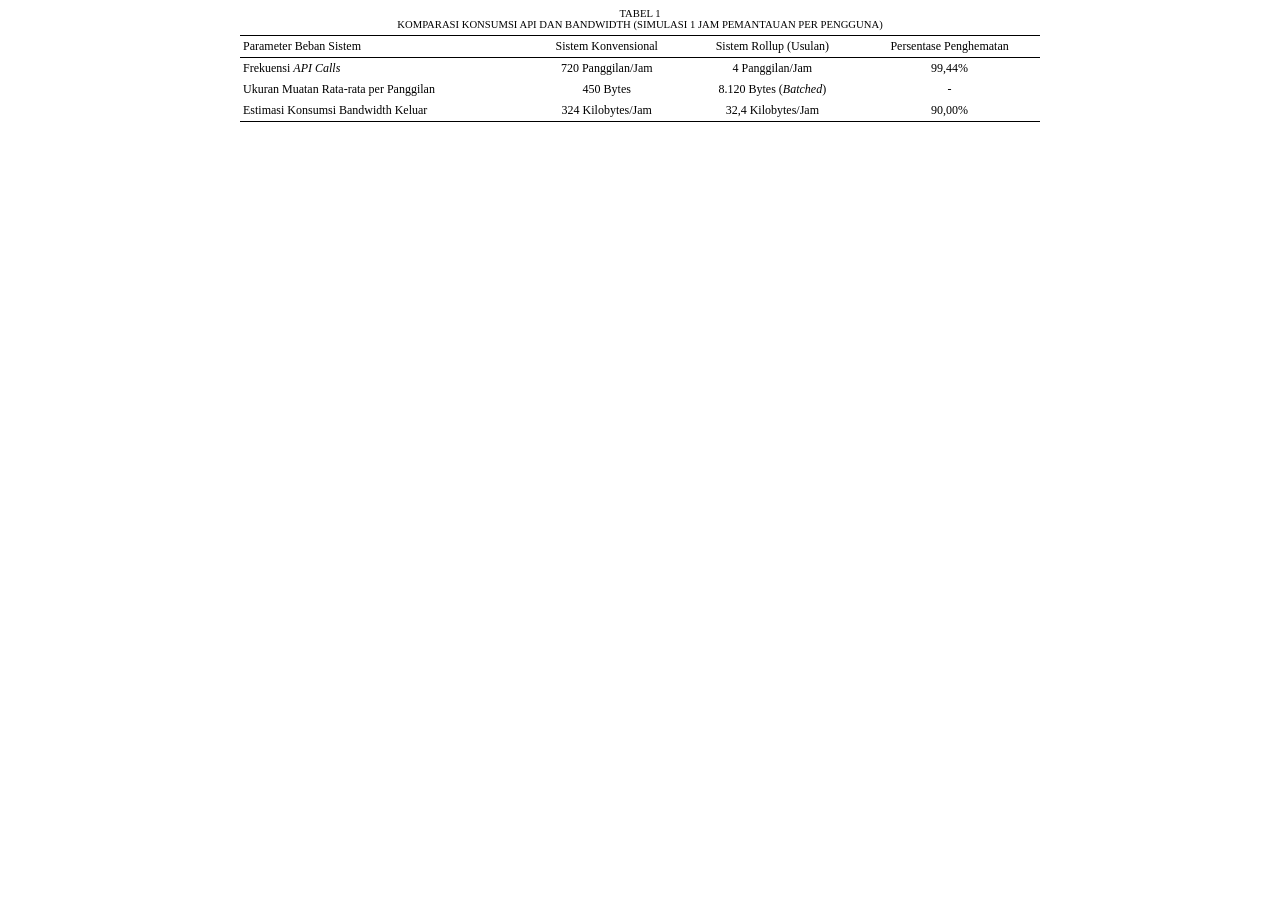
<file: laporan_irsyad/Tabel_Otomatis_1.html>
<!DOCTYPE html>
<html>
<head>
<meta charset="utf-8">
</head>
<body style="background: white;">
<div style="font-family: 'Times New Roman', Times, serif; width: 800px; margin: 0 auto; color: black;">

<div style="text-align: center; font-size: 8pt; margin-bottom: 5px; font-variant: small-caps;">
    TABEL 1<br>
    KOMPARASI KONSUMSI API DAN BANDWIDTH (SIMULASI 1 JAM PEMANTAUAN PER PENGGUNA)
</div>

<table style="border-collapse: collapse; width: 100%; font-size: 9pt; text-align: center; color: black;">
  <thead>
    <tr>
      <th style="border-top: 1px solid black; border-bottom: 1px solid black; padding: 3px; font-weight: normal; text-align: left;">Parameter Beban Sistem</th>
      <th style="border-top: 1px solid black; border-bottom: 1px solid black; padding: 3px; font-weight: normal;">Sistem Konvensional</th>
      <th style="border-top: 1px solid black; border-bottom: 1px solid black; padding: 3px; font-weight: normal;">Sistem Rollup (Usulan)</th>
      <th style="border-top: 1px solid black; border-bottom: 1px solid black; padding: 3px; font-weight: normal;">Persentase Penghematan</th>
    </tr>
  </thead>
  <tbody>
    <tr>
      <td style="padding: 3px; text-align: left;">Frekuensi <i>API Calls</i></td>
      <td style="padding: 3px;">720 Panggilan/Jam</td>
      <td style="padding: 3px;">4 Panggilan/Jam</td>
      <td style="padding: 3px;">99,44%</td>
    </tr>
    <tr>
      <td style="padding: 3px; text-align: left;">Ukuran Muatan Rata-rata per Panggilan</td>
      <td style="padding: 3px;">450 Bytes</td>
      <td style="padding: 3px;">8.120 Bytes (<i>Batched</i>)</td>
      <td style="padding: 3px;">-</td>
    </tr>
    <tr>
      <td style="border-bottom: 1px solid black; padding: 3px; text-align: left;">Estimasi Konsumsi Bandwidth Keluar</td>
      <td style="border-bottom: 1px solid black; padding: 3px;">324 Kilobytes/Jam</td>
      <td style="border-bottom: 1px solid black; padding: 3px;">32,4 Kilobytes/Jam</td>
      <td style="border-bottom: 1px solid black; padding: 3px;">90,00%</td>
    </tr>
  </tbody>
</table>

</div>
</body>
</html>
</file>
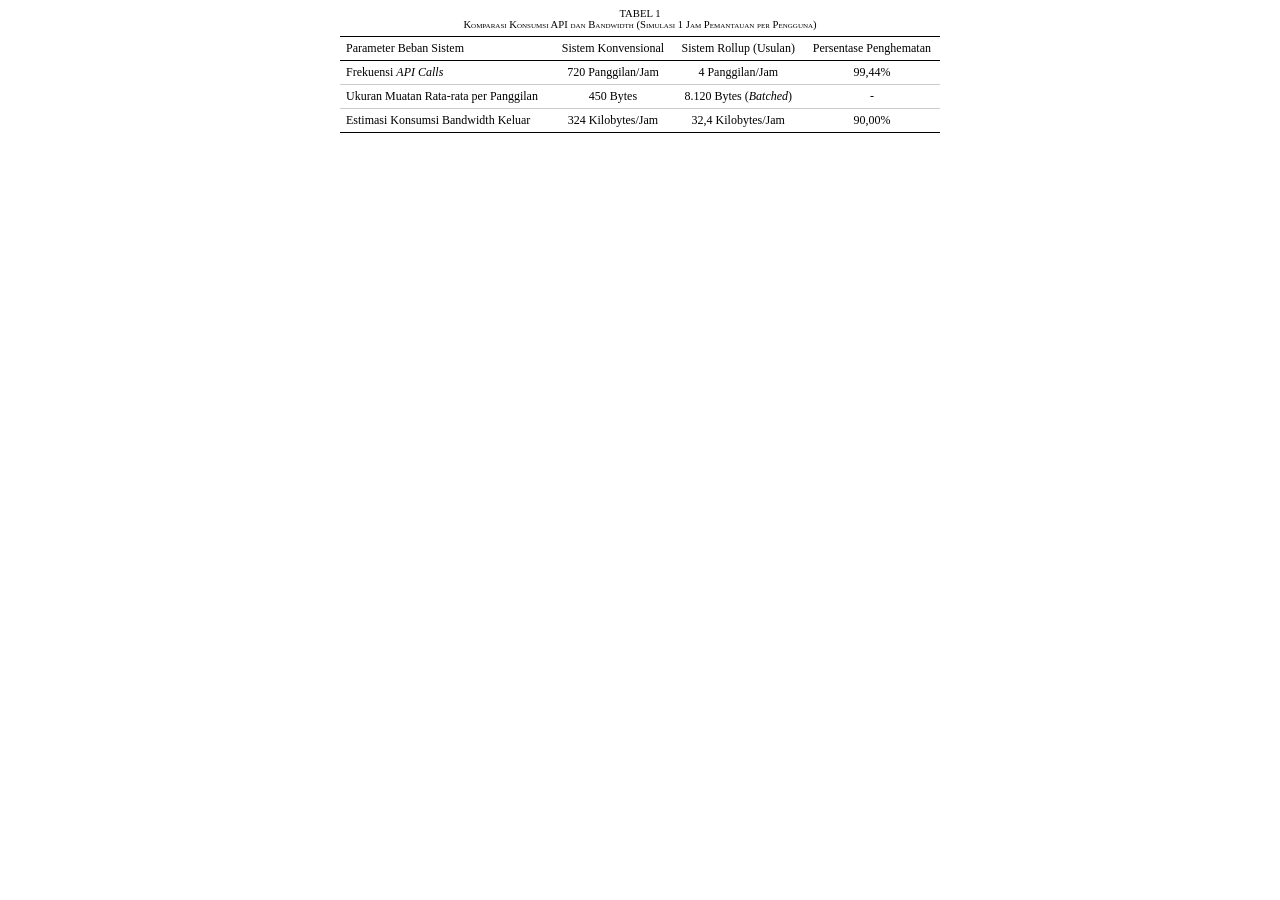
<file: laporan_irsyad/Tabel_Otomatis_2.html>
<!DOCTYPE html>
<html>
<head>
<meta charset="utf-8">
</head>
<body style="background: white;">
<div style="font-family: 'Times New Roman', Times, serif; width: 600px; margin: 0 auto; color: black;">

<div style="text-align: center; font-size: 8pt; margin-bottom: 6px;">
    TABEL 1<br>
    <span style="font-variant: small-caps;">Komparasi Konsumsi API dan Bandwidth (Simulasi 1 Jam Pemantauan per Pengguna)</span>
</div>

<table style="border-collapse: collapse; width: 100%; font-size: 9pt; text-align: left; color: black; border-top: 1px solid black; border-bottom: 1px solid black;">
  <thead>
    <tr>
      <th style="border-bottom: 1px solid black; padding: 4px 6px; font-weight: normal; text-align: left;">Parameter Beban Sistem</th>
      <th style="border-bottom: 1px solid black; padding: 4px 6px; font-weight: normal; text-align: center;">Sistem Konvensional</th>
      <th style="border-bottom: 1px solid black; padding: 4px 6px; font-weight: normal; text-align: center;">Sistem Rollup (Usulan)</th>
      <th style="border-bottom: 1px solid black; padding: 4px 6px; font-weight: normal; text-align: center;">Persentase Penghematan</th>
    </tr>
  </thead>
  <tbody>
    <tr>
      <td style="border-bottom: 1px solid #ccc; padding: 4px 6px;">Frekuensi <i>API Calls</i></td>
      <td style="border-bottom: 1px solid #ccc; padding: 4px 6px; text-align: center;">720 Panggilan/Jam</td>
      <td style="border-bottom: 1px solid #ccc; padding: 4px 6px; text-align: center;">4 Panggilan/Jam</td>
      <td style="border-bottom: 1px solid #ccc; padding: 4px 6px; text-align: center;">99,44%</td>
    </tr>
    <tr>
      <td style="border-bottom: 1px solid #ccc; padding: 4px 6px;">Ukuran Muatan Rata-rata per Panggilan</td>
      <td style="border-bottom: 1px solid #ccc; padding: 4px 6px; text-align: center;">450 Bytes</td>
      <td style="border-bottom: 1px solid #ccc; padding: 4px 6px; text-align: center;">8.120 Bytes (<i>Batched</i>)</td>
      <td style="border-bottom: 1px solid #ccc; padding: 4px 6px; text-align: center;">-</td>
    </tr>
    <tr>
      <td style="padding: 4px 6px;">Estimasi Konsumsi Bandwidth Keluar</td>
      <td style="padding: 4px 6px; text-align: center;">324 Kilobytes/Jam</td>
      <td style="padding: 4px 6px; text-align: center;">32,4 Kilobytes/Jam</td>
      <td style="padding: 4px 6px; text-align: center;">90,00%</td>
    </tr>
  </tbody>
</table>

</div>
</body>
</html>
</file>
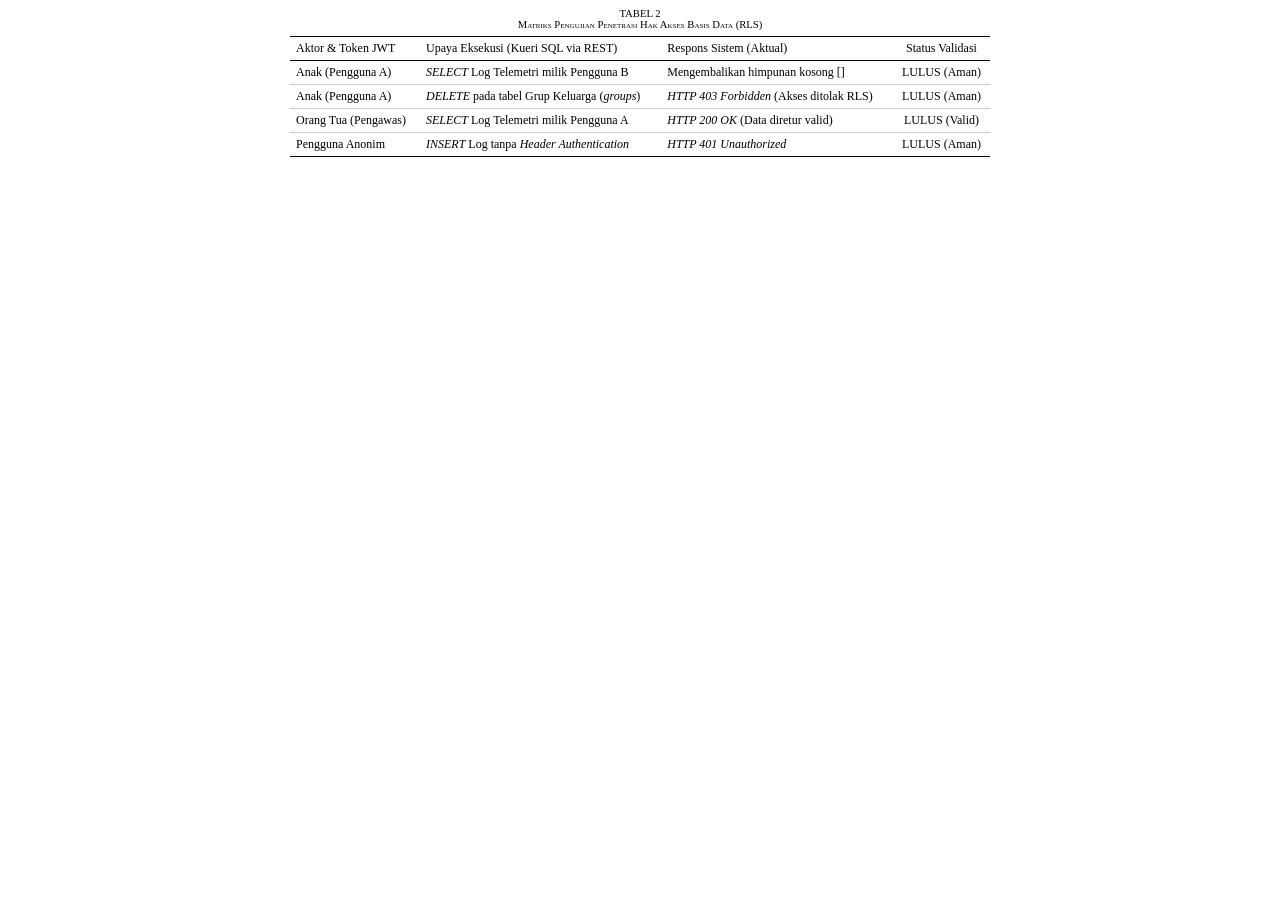
<file: laporan_irsyad/Tabel_Otomatis_3.html>
<!DOCTYPE html>
<html>
<head>
<meta charset="utf-8">
</head>
<body style="background: white;">
<div style="font-family: 'Times New Roman', Times, serif; width: 700px; margin: 0 auto; color: black;">

<div style="text-align: center; font-size: 8pt; margin-bottom: 6px;">
    TABEL 2<br>
    <span style="font-variant: small-caps;">Matriks Pengujian Penetrasi Hak Akses Basis Data (RLS)</span>
</div>

<table style="border-collapse: collapse; width: 100%; font-size: 9pt; text-align: left; color: black; border-top: 1px solid black; border-bottom: 1px solid black;">
  <thead>
    <tr>
      <th style="border-bottom: 1px solid black; padding: 4px 6px; font-weight: normal; text-align: left;">Aktor & Token JWT</th>
      <th style="border-bottom: 1px solid black; padding: 4px 6px; font-weight: normal; text-align: left;">Upaya Eksekusi (Kueri SQL via REST)</th>
      <th style="border-bottom: 1px solid black; padding: 4px 6px; font-weight: normal; text-align: left;">Respons Sistem (Aktual)</th>
      <th style="border-bottom: 1px solid black; padding: 4px 6px; font-weight: normal; text-align: center;">Status Validasi</th>
    </tr>
  </thead>
  <tbody>
    <tr>
      <td style="border-bottom: 1px solid #ccc; padding: 4px 6px;">Anak (Pengguna A)</td>
      <td style="border-bottom: 1px solid #ccc; padding: 4px 6px;"><i>SELECT</i> Log Telemetri milik Pengguna B</td>
      <td style="border-bottom: 1px solid #ccc; padding: 4px 6px;">Mengembalikan himpunan kosong []</td>
      <td style="border-bottom: 1px solid #ccc; padding: 4px 6px; text-align: center;">LULUS (Aman)</td>
    </tr>
    <tr>
      <td style="border-bottom: 1px solid #ccc; padding: 4px 6px;">Anak (Pengguna A)</td>
      <td style="border-bottom: 1px solid #ccc; padding: 4px 6px;"><i>DELETE</i> pada tabel Grup Keluarga (<i>groups</i>)</td>
      <td style="border-bottom: 1px solid #ccc; padding: 4px 6px;"><i>HTTP 403 Forbidden</i> (Akses ditolak RLS)</td>
      <td style="border-bottom: 1px solid #ccc; padding: 4px 6px; text-align: center;">LULUS (Aman)</td>
    </tr>
    <tr>
      <td style="border-bottom: 1px solid #ccc; padding: 4px 6px;">Orang Tua (Pengawas)</td>
      <td style="border-bottom: 1px solid #ccc; padding: 4px 6px;"><i>SELECT</i> Log Telemetri milik Pengguna A</td>
      <td style="border-bottom: 1px solid #ccc; padding: 4px 6px;"><i>HTTP 200 OK</i> (Data diretur valid)</td>
      <td style="border-bottom: 1px solid #ccc; padding: 4px 6px; text-align: center;">LULUS (Valid)</td>
    </tr>
    <tr>
      <td style="padding: 4px 6px;">Pengguna Anonim</td>
      <td style="padding: 4px 6px;"><i>INSERT</i> Log tanpa <i>Header Authentication</i></td>
      <td style="padding: 4px 6px;"><i>HTTP 401 Unauthorized</i></td>
      <td style="padding: 4px 6px; text-align: center;">LULUS (Aman)</td>
    </tr>
  </tbody>
</table>

</div>
</body>
</html>
</file>
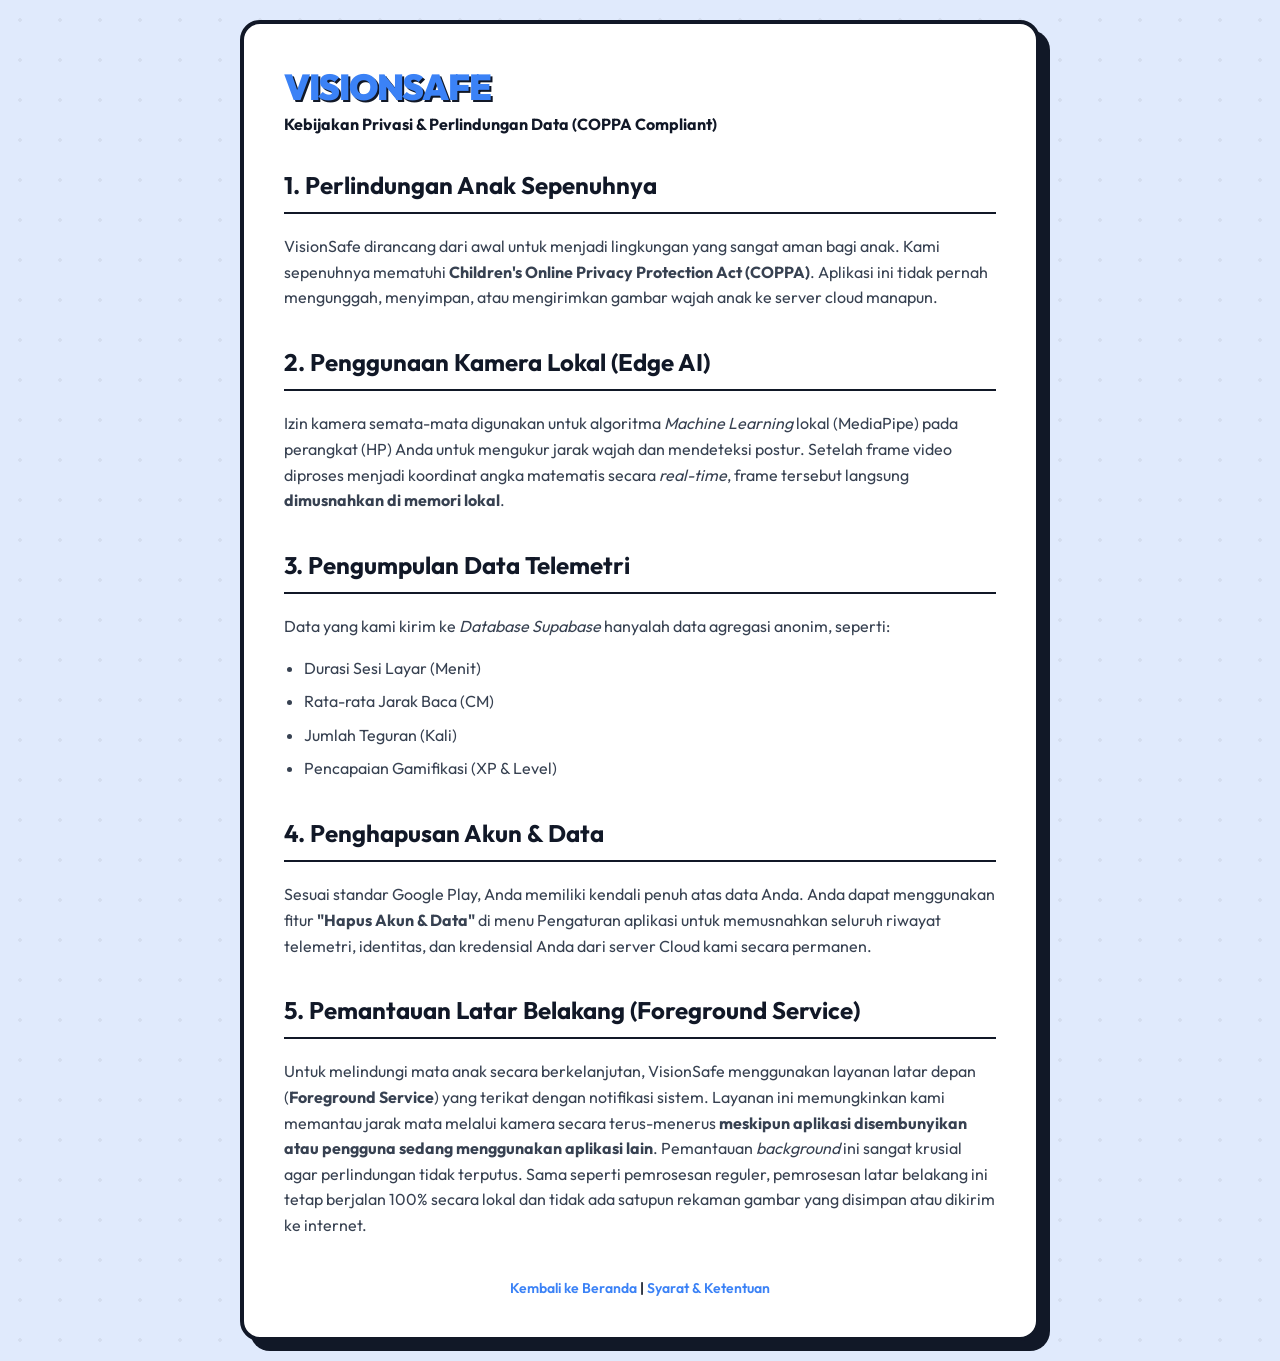
<file: web_assets/privacy.html>
<!DOCTYPE html>
<html lang="id">
<head>
    <meta charset="UTF-8">
    <meta name="viewport" content="width=device-width, initial-scale=1.0">
    <title>Kebijakan Privasi - VisionSafe</title>
    <!-- Google Fonts -->
    <link href="https://fonts.googleapis.com/css2?family=Outfit:wght@500;700;900&display=swap" rel="stylesheet">
    <link rel="stylesheet" href="styles.css">
</head>
<body>
    <div class="card card-large">
        <div class="logo">VisionSafe</div>
        <div class="subtitle">Kebijakan Privasi & Perlindungan Data (COPPA Compliant)</div>

        <div class="content-text">
            <h2>1. Perlindungan Anak Sepenuhnya</h2>
            <p>VisionSafe dirancang dari awal untuk menjadi lingkungan yang sangat aman bagi anak. Kami sepenuhnya mematuhi <strong>Children's Online Privacy Protection Act (COPPA)</strong>. Aplikasi ini tidak pernah mengunggah, menyimpan, atau mengirimkan gambar wajah anak ke server cloud manapun.</p>

            <h2>2. Penggunaan Kamera Lokal (Edge AI)</h2>
            <p>Izin kamera semata-mata digunakan untuk algoritma <em>Machine Learning</em> lokal (MediaPipe) pada perangkat (HP) Anda untuk mengukur jarak wajah dan mendeteksi postur. Setelah frame video diproses menjadi koordinat angka matematis secara <em>real-time</em>, frame tersebut langsung <strong>dimusnahkan di memori lokal</strong>.</p>

            <h2>3. Pengumpulan Data Telemetri</h2>
            <p>Data yang kami kirim ke <em>Database Supabase</em> hanyalah data agregasi anonim, seperti:</p>
            <ul>
                <li>Durasi Sesi Layar (Menit)</li>
                <li>Rata-rata Jarak Baca (CM)</li>
                <li>Jumlah Teguran (Kali)</li>
                <li>Pencapaian Gamifikasi (XP & Level)</li>
            </ul>

            <h2>4. Penghapusan Akun & Data</h2>
            <p>Sesuai standar Google Play, Anda memiliki kendali penuh atas data Anda. Anda dapat menggunakan fitur <strong>"Hapus Akun & Data"</strong> di menu Pengaturan aplikasi untuk memusnahkan seluruh riwayat telemetri, identitas, dan kredensial Anda dari server Cloud kami secara permanen.</p>

            <h2>5. Pemantauan Latar Belakang (Foreground Service)</h2>
            <p>Untuk melindungi mata anak secara berkelanjutan, VisionSafe menggunakan layanan latar depan (<strong>Foreground Service</strong>) yang terikat dengan notifikasi sistem. Layanan ini memungkinkan kami memantau jarak mata melalui kamera secara terus-menerus <strong>meskipun aplikasi disembunyikan atau pengguna sedang menggunakan aplikasi lain</strong>. Pemantauan <em>background</em> ini sangat krusial agar perlindungan tidak terputus. Sama seperti pemrosesan reguler, pemrosesan latar belakang ini tetap berjalan 100% secara lokal dan tidak ada satupun rekaman gambar yang disimpan atau dikirim ke internet.</p>
        </div>

        <div class="footer-links" style="margin-top: 40px; text-align: center;">
            <a href="/index.html">Kembali ke Beranda</a> | <a href="/terms.html">Syarat & Ketentuan</a>
        </div>
    </div>
</body>
</html>
</file>
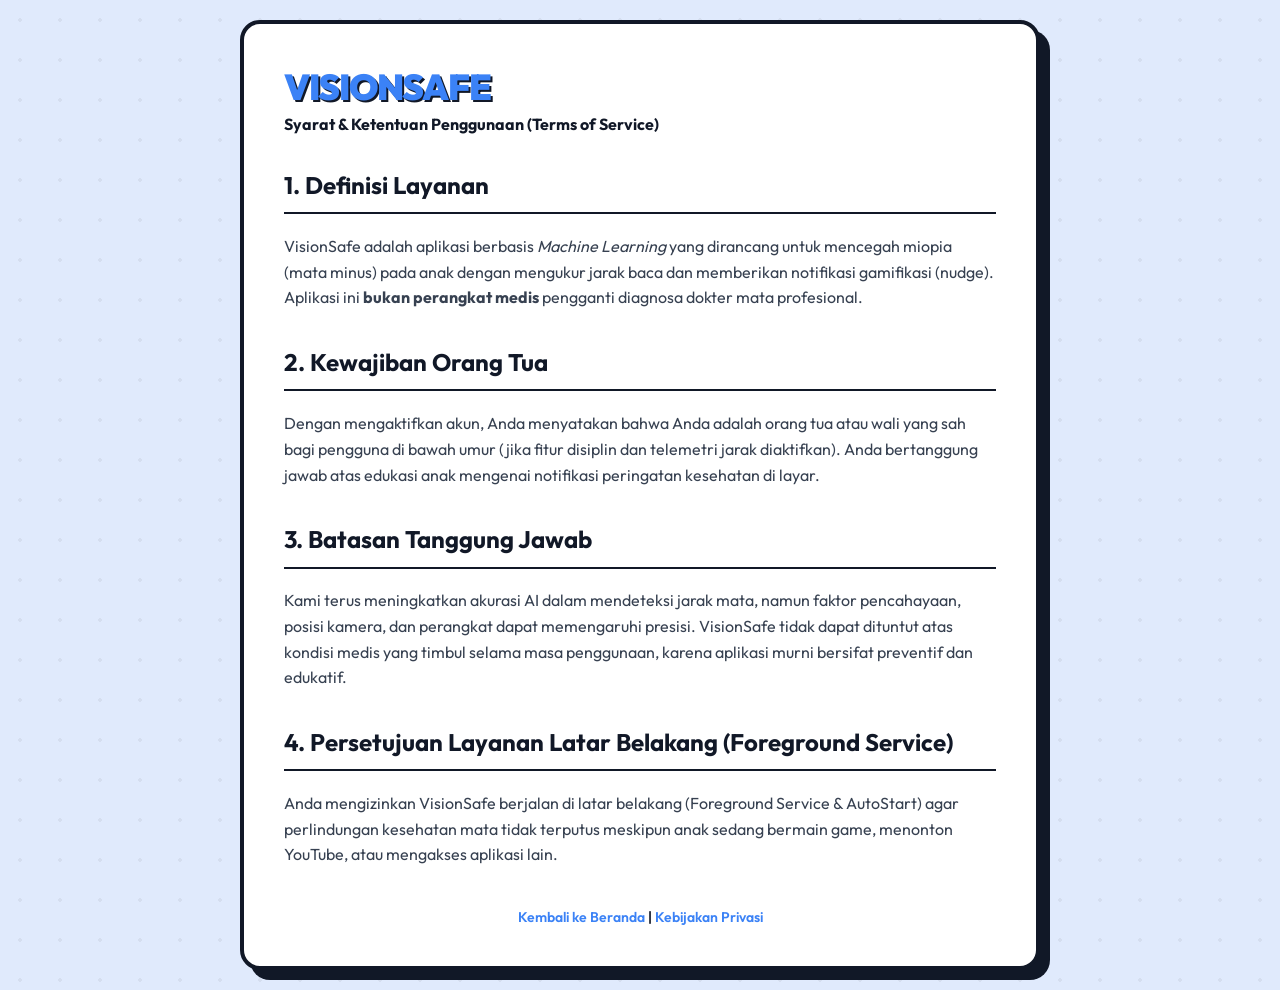
<file: web_assets/terms.html>
<!DOCTYPE html>
<html lang="id">
<head>
    <meta charset="UTF-8">
    <meta name="viewport" content="width=device-width, initial-scale=1.0">
    <title>Syarat & Ketentuan - VisionSafe</title>
    <!-- Google Fonts -->
    <link href="https://fonts.googleapis.com/css2?family=Outfit:wght@500;700;900&display=swap" rel="stylesheet">
    <link rel="stylesheet" href="styles.css">
</head>
<body>
    <div class="card card-large">
        <div class="logo">VisionSafe</div>
        <div class="subtitle">Syarat & Ketentuan Penggunaan (Terms of Service)</div>

        <div class="content-text">
            <h2>1. Definisi Layanan</h2>
            <p>VisionSafe adalah aplikasi berbasis <em>Machine Learning</em> yang dirancang untuk mencegah miopia (mata minus) pada anak dengan mengukur jarak baca dan memberikan notifikasi gamifikasi (nudge). Aplikasi ini <strong>bukan perangkat medis</strong> pengganti diagnosa dokter mata profesional.</p>

            <h2>2. Kewajiban Orang Tua</h2>
            <p>Dengan mengaktifkan akun, Anda menyatakan bahwa Anda adalah orang tua atau wali yang sah bagi pengguna di bawah umur (jika fitur disiplin dan telemetri jarak diaktifkan). Anda bertanggung jawab atas edukasi anak mengenai notifikasi peringatan kesehatan di layar.</p>

            <h2>3. Batasan Tanggung Jawab</h2>
            <p>Kami terus meningkatkan akurasi AI dalam mendeteksi jarak mata, namun faktor pencahayaan, posisi kamera, dan perangkat dapat memengaruhi presisi. VisionSafe tidak dapat dituntut atas kondisi medis yang timbul selama masa penggunaan, karena aplikasi murni bersifat preventif dan edukatif.</p>

            <h2>4. Persetujuan Layanan Latar Belakang (Foreground Service)</h2>
            <p>Anda mengizinkan VisionSafe berjalan di latar belakang (Foreground Service & AutoStart) agar perlindungan kesehatan mata tidak terputus meskipun anak sedang bermain game, menonton YouTube, atau mengakses aplikasi lain.</p>
        </div>

        <div class="footer-links" style="margin-top: 40px; text-align: center;">
            <a href="/index.html">Kembali ke Beranda</a> | <a href="/privacy.html">Kebijakan Privasi</a>
        </div>
    </div>
</body>
</html>
</file>
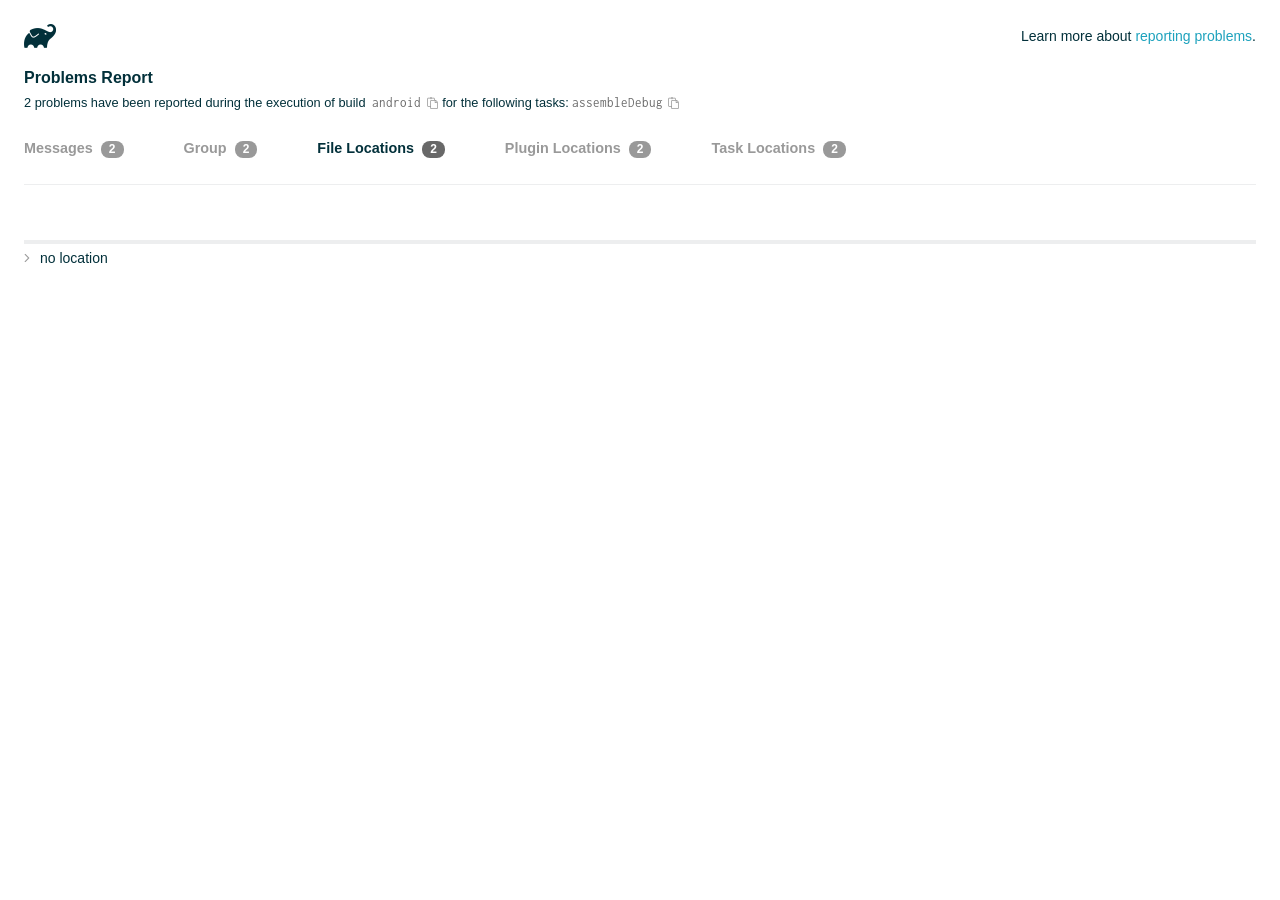
<file: android/build/reports/problems/problems-report.html>
<!DOCTYPE html>

<html lang="en">
<head>
    <!-- Required meta tags -->
    <meta charset="utf-8">
    <meta name="viewport" content="width=device-width, initial-scale=1, shrink-to-fit=no">

                    <style type="text/css">
                /*! normalize.css v7.0.0 | MIT License | github.com/necolas/normalize.css */
html {
    line-height: 1.15;
    -ms-text-size-adjust: 100%;
    -webkit-text-size-adjust: 100%
}

body {
    margin: 0
}

article, aside, footer, header, nav, section {
    display: block
}

h1 {
    font-size: 2em;
    margin: .67em 0
}

figcaption, figure, main {
    display: block
}

figure {
    margin: 1em 40px
}

hr {
    box-sizing: content-box;
    height: 0;
    overflow: visible
}

pre {
    font-family: monospace, monospace;
    font-size: 1em
}

a {
    background-color: transparent;
    -webkit-text-decoration-skip: objects
}

abbr[title] {
    border-bottom: none;
    text-decoration: underline;
    text-decoration: underline dotted
}

b, strong {
    font-weight: inherit
}

b, strong {
    font-weight: bolder
}

code, kbd, samp {
    font-family: monospace, monospace;
    font-size: 1em
}

dfn {
    font-style: italic
}

mark {
    background-color: #ff0;
    color: #000
}

small {
    font-size: 80%
}

sub, sup {
    font-size: 75%;
    line-height: 0;
    position: relative;
    vertical-align: baseline
}

sub {
    bottom: -.25em
}

sup {
    top: -.5em
}

audio, video {
    display: inline-block
}

audio:not([controls]) {
    display: none;
    height: 0
}

img {
    border-style: none
}

svg:not(:root) {
    overflow: hidden
}

button, input, optgroup, select, textarea {
    font-family: sans-serif;
    font-size: 100%;
    line-height: 1.15;
    margin: 0
}

button, input {
    overflow: visible
}

button, select {
    text-transform: none
}

[type=reset], [type=submit], button, html [type=button] {
    -webkit-appearance: button
}

[type=button]::-moz-focus-inner, [type=reset]::-moz-focus-inner, [type=submit]::-moz-focus-inner, button::-moz-focus-inner {
    border-style: none;
    padding: 0
}

[type=button]:-moz-focusring, [type=reset]:-moz-focusring, [type=submit]:-moz-focusring, button:-moz-focusring {
    outline: 1px dotted ButtonText
}

fieldset {
    padding: .35em .75em .625em
}

legend {
    box-sizing: border-box;
    color: inherit;
    display: table;
    max-width: 100%;
    padding: 0;
    white-space: normal
}

progress {
    display: inline-block;
    vertical-align: baseline
}

textarea {
    overflow: auto
}

[type=checkbox], [type=radio] {
    box-sizing: border-box;
    padding: 0
}

[type=number]::-webkit-inner-spin-button, [type=number]::-webkit-outer-spin-button {
    height: auto
}

[type=search] {
    -webkit-appearance: textfield;
    outline-offset: -2px
}

[type=search]::-webkit-search-cancel-button, [type=search]::-webkit-search-decoration {
    -webkit-appearance: none
}

::-webkit-file-upload-button {
    -webkit-appearance: button;
    font: inherit
}

details, menu {
    display: block
}

summary {
    display: list-item
}

canvas {
    display: inline-block
}

template {
    display: none
}

[hidden] {
    display: none
}

/* configuration cache styles */

.report-wrapper {
    margin: 0;
    padding: 0 24px;
}

.gradle-logo {
    width: 32px;
    height: 24px;
    background-image: url("[data-uri]");
    background-size: contain;
}

.header {
    display: flex;
    flex-wrap: wrap;
    position: fixed;
    top: 0;
    left: 0;
    width: 100%;
    padding: 24px 24px 0 24px;
    background-color: white;
    z-index: 1;
}

.learn-more {
    margin-left: auto;
    align-self: center;
    font-size: 0.875rem;
    font-weight: normal;
}

.title {
    display: flex;
    align-items: center;
    padding: 18px 0 24px 0;
    flex: 1 0 100%;
}

.content {
    font-size: 0.875rem;
    padding: 240px 0 48px;
    overflow-x: auto;
    white-space: nowrap;
}

.content ol:first-of-type {
    margin: 0;
}

.tree-btn {
    cursor: pointer;
    display: inline-block;
    width: 16px;
    height: 16px;
    background-size: contain;
    background-repeat: no-repeat;
    vertical-align: middle;
    margin-top: -0.2em;
}

.tree-btn.collapsed {
    background-image: url('data:image/svg+xml;utf8,<svg xmlns="http://www.w3.org/2000/svg" viewBox="0 0 192 512"><path d="M166.9 264.5l-117.8 116c-4.7 4.7-12.3 4.7-17 0l-7.1-7.1c-4.7-4.7-4.7-12.3 0-17L127.3 256 25.1 155.6c-4.7-4.7-4.7-12.3 0-17l7.1-7.1c4.7-4.7 12.3-4.7 17 0l117.8 116c4.6 4.7 4.6 12.3-.1 17z" fill="%23999999" stroke="%23999999"/></svg>');
}

.tree-btn.expanded {
    background-image: url('data:image/svg+xml;utf8,<svg xmlns="http://www.w3.org/2000/svg" viewBox="0 0 256 512"><path d="M119.5 326.9L3.5 209.1c-4.7-4.7-4.7-12.3 0-17l7.1-7.1c4.7-4.7 12.3-4.7 17 0L128 287.3l100.4-102.2c4.7-4.7 12.3-4.7 17 0l7.1 7.1c4.7 4.7 4.7 12.3 0 17L136.5 327c-4.7 4.6-12.3 4.6-17-.1z" fill="%23999999" stroke="%23999999"/></svg>');
}

ul .tree-btn {
    margin-right: 3px;
}

.leaf-icon {
    display: inline-block;
    width: 16px;
    height: 16px;
    background-image: url('data:image/svg+xml;utf8,<svg xmlns="http://www.w3.org/2000/svg" viewBox="0 0 256 512"><path d="M32 256 H224" stroke="%23999999" stroke-width="48" stroke-linecap="round"/></svg>');
    background-size: contain;
    background-repeat: no-repeat;
    vertical-align: middle;
    margin-top: -0.2em;
}

.invisible-text {
    user-select: all; /* Allow the text to be selectable */
    color: transparent; /* Hide the text */
    text-indent: -9999px; /* Move the text out of view */
    position: relative;
    white-space: pre; /* Preserve meaningful whitespace in the invisible text for copying */
}

.text-for-copy {
    display: inline-block;
}

.enum-icon {
    display: inline-block;
    width: 16px;
    height: 16px;
    background-image: url('data:image/svg+xml;utf8,<svg xmlns="http://www.w3.org/2000/svg" viewBox="0 0 1024 1024"><circle cx="512" cy="512" r="200" /></svg>');
    background-size: contain;
    background-repeat: no-repeat;
    vertical-align: middle;
    margin-inline-start: 0.5ex;
    margin-inline-end: 0.5ex;
    margin-top: -0.2em;
}

.error-icon {
    display: inline-block;
    width: 16px;
    height: 16px;
    background-image: url('data:image/svg+xml;utf8,<svg xmlns="http://www.w3.org/2000/svg" viewBox="0 0 320 512"><path d="M193.94 256L296.5 153.44l21.15-21.15c3.12-3.12 3.12-8.19 0-11.31l-22.63-22.63c-3.12-3.12-8.19-3.12-11.31 0L160 222.06 36.29 98.34c-3.12-3.12-8.19-3.12-11.31 0L2.34 120.97c-3.12 3.12-3.12 8.19 0 11.31L126.06 256 2.34 379.71c-3.12 3.12-3.12 8.19 0 11.31l22.63 22.63c3.12 3.12 8.19 3.12 11.31 0L160 289.94 262.56 392.5l21.15 21.15c3.12 3.12 8.19 3.12 11.31 0l22.63-22.63c3.12-3.12 3.12-8.19 0-11.31L193.94 256z" fill="%23FC461E" stroke="%23FC461E"/></svg>');
    background-size: contain;
    background-repeat: no-repeat;
    vertical-align: middle;
    margin-inline-start: 0.5ex;
    margin-inline-end: 0.5ex;
    margin-top: -0.2em;
}

.advice-icon {
    display: inline-block;
    width: 16px;
    height: 16px;
    background-image: url('data:image/svg+xml;utf8,<svg width="800px" height="800px" viewBox="-4.93 0 122.88 122.88" version="1.1" id="Layer_1" xmlns="http://www.w3.org/2000/svg" xmlns:xlink="http://www.w3.org/1999/xlink"  style="enable-background:new 0 0 113.01 122.88" xml:space="preserve"><g><path d="M44.13,102.06c-1.14,0.03-2.14-0.81-2.3-1.96c-0.17-1.2,0.64-2.31,1.82-2.54c-1.3-7.37-4.85-11.43-8.6-15.72 c-2.92-3.34-5.95-6.81-8.34-11.92c-2.35-5.03-3.64-10.23-3.6-15.63c0.05-5.4,1.42-10.96,4.4-16.71c0.02-0.04,0.04-0.07,0.06-0.11 l0,0c3.91-6.62,9.38-11.04,15.47-13.52c5.11-2.09,10.66-2.8,16.1-2.3c5.42,0.5,10.73,2.2,15.37,4.94 c5.9,3.49,10.75,8.67,13.42,15.21c1.44,3.54,2.42,7.49,2.54,11.82c0.12,4.31-0.62,8.96-2.61,13.88 c-2.66,6.59-6.18,10.68-9.47,14.51c-3.03,3.53-5.85,6.81-7.42,11.84c0.89,0.21,1.59,0.94,1.73,1.9c0.17,1.24-0.7,2.39-1.94,2.56 l-0.77,0.11c-0.14,1.09-0.23,2.26-0.27,3.51l0.25-0.04c1.24-0.17,2.39,0.7,2.56,1.94c0.17,1.24-0.7,2.39-1.94,2.56l-0.78,0.11 c0.01,0.15,0.02,0.3,0.03,0.45l0,0c0.07,0.88,0.08,1.73,0.03,2.54l0.13-0.02c1.25-0.15,2.38,0.74,2.54,1.98 c0.15,1.25-0.74,2.38-1.98,2.54l-1.68,0.21c-1.2,3.11-3.34,5.48-5.87,6.94c-1.74,1.01-3.67,1.59-5.61,1.71 c-1.97,0.12-3.96-0.25-5.78-1.13c-2.08-1.02-3.94-2.71-5.29-5.14c-0.65-0.33-1.13-0.97-1.23-1.75c-0.04-0.31-0.01-0.61,0.07-0.89 c-0.39-1.16-0.68-2.43-0.87-3.83l-0.07,0.01c-1.24,0.17-2.39-0.7-2.56-1.94c-0.17-1.24,0.7-2.39,1.94-2.56l0.54-0.08 C44.19,104.32,44.18,103.16,44.13,102.06L44.13,102.06z M2.18,58.86C1.01,58.89,0.04,57.98,0,56.81c-0.04-1.17,0.88-2.14,2.05-2.18 l8.7-0.3c1.17-0.04,2.14,0.88,2.18,2.05c0.04,1.17-0.88,2.14-2.05,2.18L2.18,58.86L2.18,58.86z M110.68,50.25 c1.16-0.12,2.2,0.73,2.32,1.89c0.12,1.16-0.73,2.2-1.89,2.32l-8.66,0.91c-1.16,0.12-2.2-0.73-2.32-1.89 c-0.12-1.16,0.73-2.2,1.89-2.32L110.68,50.25L110.68,50.25z M94.91,14.78c0.65-0.97,1.96-1.23,2.93-0.58 c0.97,0.65,1.23,1.96,0.58,2.93l-4.84,7.24c-0.65,0.97-1.96,1.23-2.93,0.58c-0.97-0.65-1.23-1.96-0.58-2.93L94.91,14.78 L94.91,14.78z M57.63,2.06c0.03-1.17,1-2.09,2.16-2.06c1.17,0.03,2.09,1,2.06,2.16l-0.22,8.7c-0.03,1.17-1,2.09-2.16,2.06 c-1.17-0.03-2.09-1-2.06-2.16L57.63,2.06L57.63,2.06z M13.88,15.53c-0.86-0.8-0.9-2.14-0.11-2.99c0.8-0.86,2.14-0.9,2.99-0.11 l6.37,5.94c0.86,0.8,0.9,2.14,0.11,2.99c-0.8,0.86-2.14,0.9-2.99,0.11L13.88,15.53L13.88,15.53z M47.88,96.95l18.49-2.63 c1.59-6.7,5.05-10.73,8.8-15.08c3.08-3.58,6.36-7.4,8.76-13.34c1.76-4.35,2.41-8.43,2.31-12.19c-0.1-3.75-0.96-7.21-2.24-10.34 c-2.3-5.63-6.51-10.11-11.65-13.15c-4.11-2.43-8.8-3.94-13.59-4.37c-4.77-0.44-9.64,0.19-14.13,2.02 c-5.26,2.15-9.99,5.97-13.39,11.72c-2.64,5.12-3.86,10.02-3.9,14.73c-0.04,4.74,1.11,9.33,3.2,13.8c2.13,4.56,4.97,7.8,7.69,10.92 C42.47,83.9,46.48,88.49,47.88,96.95L47.88,96.95z M65.62,99.02l-17.27,2.45c0.05,1.1,0.07,2.25,0.05,3.47l17.05-2.42 C65.47,101.29,65.52,100.12,65.62,99.02L65.62,99.02z M48.49,109.52c0.12,0.92,0.3,1.76,0.53,2.54l16.55-2.04 c0.11-0.86,0.13-1.77,0.05-2.74l0,0l0-0.02l-0.01-0.17L48.49,109.52L48.49,109.52z M51.37,116.36c0.64,0.67,1.35,1.19,2.1,1.55 c1.15,0.56,2.42,0.79,3.67,0.72c1.29-0.08,2.57-0.47,3.74-1.15c1.1-0.64,2.09-1.53,2.88-2.65L51.37,116.36L51.37,116.36z"/></g></svg>');
    background-size: contain;
    background-repeat: no-repeat;
    vertical-align: middle;
    margin-inline-start: 0.5ex;
    margin-inline-end: 0.5ex;
    margin-top: -0.2em;
}

.warning-icon {
    display: inline-block;
    width: 13px;
    height: 13px;
    background-image: url('data:image/svg+xml;utf8,<svg xmlns="http://www.w3.org/2000/svg" viewBox="0 0 576 512"><path d="M270.2 160h35.5c3.4 0 6.1 2.8 6 6.2l-7.5 196c-.1 3.2-2.8 5.8-6 5.8h-20.5c-3.2 0-5.9-2.5-6-5.8l-7.5-196c-.1-3.4 2.6-6.2 6-6.2zM288 388c-15.5 0-28 12.5-28 28s12.5 28 28 28 28-12.5 28-28-12.5-28-28-28zm281.5 52L329.6 24c-18.4-32-64.7-32-83.2 0L6.5 440c-18.4 31.9 4.6 72 41.6 72H528c36.8 0 60-40 41.5-72zM528 480H48c-12.3 0-20-13.3-13.9-24l240-416c6.1-10.6 21.6-10.7 27.7 0l240 416c6.2 10.6-1.5 24-13.8 24z" fill="%23DEAD22" stroke="%23DEAD22"/></svg>');
    background-size: contain;
    background-repeat: no-repeat;
    vertical-align: middle;
    margin-inline-start: 0.3ex;
    margin-inline-end: 1.1ex;
    margin-top: -0.1em;
}

.documentation-button {
    cursor: pointer;
    display: inline-block;
    width: 13px;
    height: 13px;
    background-image: url('data:image/svg+xml;utf8,<svg xmlns="http://www.w3.org/2000/svg" viewBox="0 0 512 512"><path d="M256 340c-15.464 0-28 12.536-28 28s12.536 28 28 28 28-12.536 28-28-12.536-28-28-28zm7.67-24h-16c-6.627 0-12-5.373-12-12v-.381c0-70.343 77.44-63.619 77.44-107.408 0-20.016-17.761-40.211-57.44-40.211-29.144 0-44.265 9.649-59.211 28.692-3.908 4.98-11.054 5.995-16.248 2.376l-13.134-9.15c-5.625-3.919-6.86-11.771-2.645-17.177C185.658 133.514 210.842 116 255.67 116c52.32 0 97.44 29.751 97.44 80.211 0 67.414-77.44 63.849-77.44 107.408V304c0 6.627-5.373 12-12 12zM256 40c118.621 0 216 96.075 216 216 0 119.291-96.61 216-216 216-119.244 0-216-96.562-216-216 0-119.203 96.602-216 216-216m0-32C119.043 8 8 119.083 8 256c0 136.997 111.043 248 248 248s248-111.003 248-248C504 119.083 392.957 8 256 8z" fill="%23999999" stroke="%23999999"/></svg>');
    background-size: contain;
    background-repeat: no-repeat;
    vertical-align: middle;
    margin-inline-start: 0.5ex;
    margin-inline-end: 0.5ex;
    margin-top: -0.2em;
}

.documentation-button::selection {
    color: transparent;
}

.documentation-button:hover {
    color: transparent;
}

.copy-button {
    cursor: pointer;
    display: inline-block;
    width: 12px;
    height: 12px;
    background-image: url('data:image/svg+xml;utf8,<svg xmlns="http://www.w3.org/2000/svg" viewBox="0 0 448 512"><path d="M433.941 193.941l-51.882-51.882A48 48 0 0 0 348.118 128H320V80c0-26.51-21.49-48-48-48h-66.752C198.643 13.377 180.858 0 160 0s-38.643 13.377-45.248 32H48C21.49 32 0 53.49 0 80v288c0 26.51 21.49 48 48 48h80v48c0 26.51 21.49 48 48 48h224c26.51 0 48-21.49 48-48V227.882a48 48 0 0 0-14.059-33.941zm-22.627 22.627a15.888 15.888 0 0 1 4.195 7.432H352v-63.509a15.88 15.88 0 0 1 7.431 4.195l51.883 51.882zM160 30c9.941 0 18 8.059 18 18s-8.059 18-18 18-18-8.059-18-18 8.059-18 18-18zM48 384c-8.822 0-16-7.178-16-16V80c0-8.822 7.178-16 16-16h66.752c6.605 18.623 24.389 32 45.248 32s38.643-13.377 45.248-32H272c8.822 0 16 7.178 16 16v48H176c-26.51 0-48 21.49-48 48v208H48zm352 96H176c-8.822 0-16-7.178-16-16V176c0-8.822 7.178-16 16-16h144v72c0 13.2 10.8 24 24 24h72v208c0 8.822-7.178 16-16 16z" fill="%23999999" stroke="%23999999"/></svg>');
    background-size: contain;
    background-repeat: no-repeat;
    vertical-align: middle;
    margin-inline-start: 0.5ex;
    margin-top: -0.2em;
}

.groups{
    display: flex;
    border-bottom: 1px solid #EDEEEF;
    flex: 1 0 100%;
}

.uncategorized {
    display: flex;
    border-top: 4px solid #EDEEEF;
    flex: 1 0 100%;
}

.group-selector {
    padding: 0 52px 24px 0;
    font-size: 0.9rem;
    font-weight: bold;
    color: #999999;
    cursor: pointer;
}

.group-selector__count {
    margin: 0 8px;
    border-radius: 8px;
    background-color: #999;
    color: #fff;
    padding: 1px 8px 2px;
    font-size: 0.75rem;
}

.group-selector--active {
    color: #02303A;
    cursor: auto;
}

.group-selector--active .group-selector__count {
    background-color: #686868;
}

.group-selector--disabled {
    cursor: not-allowed;
}

.accordion-header {
    cursor: pointer;
}

.container {
    padding-left: 0.5em;
    padding-right: 0.5em;
}

.stacktrace {
    border-radius: 4px;
    overflow-x: auto;
    padding: 0.5rem;
    margin-bottom: 0;
    min-width: 1000px;
}

/* Lato (bold, regular) */
@font-face {
    font-display: swap;
    font-family: Lato;
    font-weight: 500;
    font-style: normal;
    src: url("https://assets.gradle.com/lato/fonts/lato-semibold/lato-semibold.woff2") format("woff2"),
    url("https://assets.gradle.com/lato/fonts/lato-semibold/lato-semibold.woff") format("woff");
}

@font-face {
    font-display: swap;
    font-family: Lato;
    font-weight: bold;
    font-style: normal;
    src: url("https://assets.gradle.com/lato/fonts/lato-bold/lato-bold.woff2") format("woff2"),
    url("https://assets.gradle.com/lato/fonts/lato-bold/lato-bold.woff") format("woff");
}

* {
    -webkit-box-sizing: border-box;
    -moz-box-sizing: border-box;
    box-sizing: border-box;
}

html,
body {
    margin: 0;
    padding: 0;
}

html {
    font-family: "Lato", "Helvetica Neue", Arial, sans-serif;
    font-size: 16px;
    font-weight: 400;
    line-height: 1.5;
}

body {
    color: #02303A;
    background-color: #ffffff;
    -webkit-text-size-adjust: 100%;
    -ms-text-size-adjust: 100%;
    -webkit-font-smoothing: antialiased;
}


/* typography */
h1, h2, h3, h4, h5, h6 {
    color: #02303A;
    text-rendering: optimizeLegibility;
    margin: 0;
}

h1 {
    font-size: 1rem;
}

h2 {
    font-size: 0.9rem;
}

h3 {
    font-size: 1.125rem;
}

h4, h5, h6 {
    font-size: 0.875rem;
}

h1 code {
    font-weight: bold;
}

ul, ol, dl {
    list-style-position: outside;
    line-height: 1.6;
    padding: 0;
    margin: 0 0 0 20px;
    list-style-type: none;
}

li {
    line-height: 2;
}

a {
    color: #1DA2BD;
    text-decoration: none;
    transition: all 0.3s ease, visibility 0s;
}

a:hover {
    color: #35c1e4;
}

/* code */
code, pre {
    font-family: Inconsolata, Monaco, "Courier New", monospace;
    font-style: normal;
    font-variant-ligatures: normal;
    font-variant-caps: normal;
    font-variant-numeric: normal;
    font-variant-east-asian: normal;
    font-weight: normal;
    font-stretch: normal;
    color: #686868;
}

*:not(pre) > code {
    letter-spacing: 0;
    padding: 0.1em 0.5ex;
    text-rendering: optimizeSpeed;
    word-spacing: -0.15em;
    word-wrap: break-word;
}

pre {
    font-size: 0.75rem;
    line-height: 1.8;
    margin-top: 0;
    margin-bottom: 1.5em;
    padding: 1rem;
}

pre code {
    background-color: transparent;
    color: inherit;
    line-height: 1.8;
    font-size: 100%;
    padding: 0;
}

a code {
    color: #1BA8CB;
}

pre.code, pre.programlisting, pre.screen, pre.tt {
    background-color: #f7f7f8;
    border-radius: 4px;
    font-size: 1em;
    line-height: 1.45;
    margin-bottom: 1.25em;
    overflow-x: auto;
    padding: 1rem;
}

li em, p em {
    padding: 0 1px;
}

code em, tt em {
    text-decoration: none;
}

code + .copy-button {
    margin-inline-start: 0.2ex;
}

.java-exception {
    font-size: 0.75rem;
    padding-left: 24px;
}

.java-exception ul {
    margin: 0;
    line-height: inherit;
}

.java-exception code {
    white-space: pre;
}

.java-exception-part-toggle {
    user-select: none;
    cursor: pointer;
    border-radius: 2px;
    padding: 0.1em 0.2em;
    background: azure;
    color: #686868;
}

                </style>
    <!-- Inconsolata is used as a default monospace font in the report. -->
    <link rel="stylesheet" href="https://fonts.googleapis.com/css?family=Inconsolata:400,700" />

    <title>Gradle Configuration Cache</title>
</head>
<body>

<div id="playground"></div>

<div class="report" id="report">
    Loading...
</div>

<script type="text/javascript">
function configurationCacheProblems() { return (
// begin-report-data
{"diagnostics":[{"locations":[{}],"problem":[{"text":"Properties should be assigned using the 'propName = value' syntax. Setting a property via the Gradle-generated 'propName value' or 'propName(value)' syntax in Groovy DSL has been deprecated."}],"severity":"WARNING","problemDetails":[{"text":"This is scheduled to be removed in Gradle 10.0."}],"contextualLabel":"Properties should be assigned using the 'propName = value' syntax. Setting a property via the Gradle-generated 'propName value' or 'propName(value)' syntax in Groovy DSL has been deprecated.","documentationLink":"https://docs.gradle.org/8.14/userguide/upgrading_version_8.html#groovy_space_assignment_syntax","problemId":[{"name":"deprecation","displayName":"Deprecation"},{"name":"properties-should-be-assigned-using-the-propname-value-syntax-setting-a-property-via-the-gradle-generated-propname-value-or-propname-value-syntax-in-groovy-dsl","displayName":"Properties should be assigned using the 'propName = value' syntax. Setting a property via the Gradle-generated 'propName value' or 'propName(value)' syntax in Groovy DSL has been deprecated."}],"solutions":[[{"text":"Use assignment ('group = <value>') instead."}]]},{"locations":[{}],"problem":[{"text":"Properties should be assigned using the 'propName = value' syntax. Setting a property via the Gradle-generated 'propName value' or 'propName(value)' syntax in Groovy DSL has been deprecated."}],"severity":"WARNING","problemDetails":[{"text":"This is scheduled to be removed in Gradle 10.0."}],"contextualLabel":"Properties should be assigned using the 'propName = value' syntax. Setting a property via the Gradle-generated 'propName value' or 'propName(value)' syntax in Groovy DSL has been deprecated.","documentationLink":"https://docs.gradle.org/8.14/userguide/upgrading_version_8.html#groovy_space_assignment_syntax","problemId":[{"name":"deprecation","displayName":"Deprecation"},{"name":"properties-should-be-assigned-using-the-propname-value-syntax-setting-a-property-via-the-gradle-generated-propname-value-or-propname-value-syntax-in-groovy-dsl","displayName":"Properties should be assigned using the 'propName = value' syntax. Setting a property via the Gradle-generated 'propName value' or 'propName(value)' syntax in Groovy DSL has been deprecated."}],"solutions":[[{"text":"Use assignment ('version = <value>') instead."}]]}],"problemsReport":{"totalProblemCount":2,"buildName":"android","requestedTasks":"assembleDebug","documentationLink":"https://docs.gradle.org/8.14/userguide/reporting_problems.html","documentationLinkCaption":"Problem report","summaries":[]}}
// end-report-data
);}
</script>
                <script type="text/javascript">
                !function(n,t){"object"==typeof exports&&"object"==typeof module?module.exports=t():"function"==typeof define&&define.amd?define([],t):"object"==typeof exports?exports["configuration-cache-report"]=t():n["configuration-cache-report"]=t()}(this,(()=>(({70:function(){void 0===ArrayBuffer.isView&&(ArrayBuffer.isView=function(n){return null!=n&&null!=n.__proto__&&n.__proto__.__proto__===Int8Array.prototype.__proto__}),void 0===Math.imul&&(Math.imul=function(n,t){return(4294901760&n)*(65535&t)+(65535&n)*(0|t)|0}),this["configuration-cache-report"]=function(n){"use strict";var t,r,i,e,u,o,f,s,c,a,h,l,_,v,d,g,w,b,p,m,k,q,y,B,C,x,j,P,I,S,z,T,E,L,N,A,M,F,D,O,R,H,$,G,U,V,Q,Z,Y,W,K,X,J,nn,tn,rn,en,un,on,fn,sn,cn,an,hn,ln,_n,vn,dn,gn,wn,bn,pn,mn,kn,qn,yn,Bn,Cn,xn,jn,Pn,In,Sn,zn,Tn,En,Ln,Nn,An,Mn=Math.imul,Fn=ArrayBuffer.isView;function Dn(n,t){if(!(t>=0))throw _u(ce("Requested element count "+t+" is less than zero."));return function(n,t){if(!(t>=0))throw _u(ce("Requested element count "+t+" is less than zero."));if(0===t)return Ct();if(t>=n.length)return function(n){switch(n.length){case 0:return Ct();case 1:return qr(n[0]);default:return function(n){return Hr(function(n){return new It(n,!1)}(n))}(n)}}(n);if(1===t)return qr(n[0]);var r=0,i=Rr(),e=0,u=n.length;n:for(;e<u;){var o=n[e];if(e=e+1|0,i.d(o),(r=r+1|0)===t)break n}return i}(n,rt(n.length-t|0,0))}function On(n,t,r,i,e,u,o){return t=t===A?", ":t,r=r===A?"":r,i=i===A?"":i,e=e===A?-1:e,u=u===A?"...":u,o=o===A?null:o,function(n,t,r,i,e,u,o,f){r=r===A?", ":r,i=i===A?"":i,e=e===A?"":e,u=u===A?-1:u,o=o===A?"...":o,f=f===A?null:f,t.e(i);var s=0,c=0,a=n.length;n:for(;c<a;){var h=n[c];if(c=c+1|0,(s=s+1|0)>1&&t.e(r),!(u<0||s<=u))break n;Jt(t,h,f)}return u>=0&&s>u&&t.e(o),t.e(e),t}(n,Bi(),t,r,i,e,u,o).toString()}function Rn(n){return n.length-1|0}function Hn(n,t){if(null==t){var r=0,i=n.length-1|0;if(r<=i)do{var e=r;if(r=r+1|0,null==n[e])return e}while(r<=i)}else{var u=0,o=n.length-1|0;if(u<=o)do{var f=u;if(u=u+1|0,le(t,n[f]))return f}while(u<=o)}return-1}function $n(n,t,r,i,e,u,o){return t=t===A?", ":t,r=r===A?"":r,i=i===A?"":i,e=e===A?-1:e,u=u===A?"...":u,o=o===A?null:o,Gn(n,Bi(),t,r,i,e,u,o).toString()}function Gn(n,t,r,i,e,u,o,f){r=r===A?", ":r,i=i===A?"":i,e=e===A?"":e,u=u===A?-1:u,o=o===A?"...":o,f=f===A?null:f,t.e(i);var s=0,c=n.f();n:for(;c.g();){var a=c.h();if((s=s+1|0)>1&&t.e(r),!(u<0||s<=u))break n;Jt(t,a,f)}return u>=0&&s>u&&t.e(o),t.e(e),t}function Un(n){if(n.i())throw xu("List is empty.");return n.j(0)}function Vn(n){return new tt(n)}function Qn(n){if(Ke(n,Di)){var t;switch(n.k()){case 0:t=Ct();break;case 1:t=qr(Ke(n,Fi)?n.j(0):n.f().h());break;default:t=Zn(n)}return t}return xt(Xn(n))}function Zn(n){return Hr(n)}function Yn(n){if(Ke(n,Di)&&n.k()<=1)return Qn(n);var t=Xn(n);return function(n){var t=(n.k()/2|0)-1|0;if(t<0)return br();var r=jt(n),i=0;if(i<=t)do{var e=i;i=i+1|0;var u=n.j(e);n.f4(e,n.j(r)),n.f4(r,u),r=r-1|0}while(e!==t)}(t),t}function Wn(n,t){if(!(t>=0))throw _u(ce("Requested element count "+t+" is less than zero."));return function(n,t){if(!(t>=0))throw _u(ce("Requested element count "+t+" is less than zero."));if(0===t)return Ct();if(Ke(n,Di)){if(t>=n.k())return Qn(n);if(1===t)return qr(function(n){if(Ke(n,Fi))return Un(n);var t=n.f();if(!t.g())throw xu("Collection is empty.");return t.h()}(n))}var r=0,i=Rr(),e=n.f();n:for(;e.g();){var u=e.h();if(i.d(u),(r=r+1|0)===t)break n}return xt(i)}(n,rt(n.k()-t|0,0))}function Kn(n,t){if(!(t>=0))throw _u(ce("Requested element count "+t+" is less than zero."));if(0===t)return Ct();var r=n.k();if(t>=r)return Qn(n);if(1===t)return qr(Jn(n));var i=Rr();if(Ke(n,bi)){var e=r-t|0;if(e<r)do{var u=e;e=e+1|0,i.d(n.j(u))}while(e<r)}else for(var o=n.l(r-t|0);o.g();){var f=o.h();i.d(f)}return i}function Xn(n){return Ke(n,Di)?Zn(n):nt(n,Or())}function Jn(n){if(n.i())throw xu("List is empty.");return n.j(jt(n))}function nt(n,t){for(var r=n.f();r.g();){var i=r.h();t.d(i)}return t}function tt(n){this.n_1=n}function rt(n,t){return n<t?t:n}function it(n,t){return n>t?t:n}function et(n,t){return Kt().q(n,t,-1)}function ut(n,t){return new Ft(n,t)}function ot(n){var t=n.f();if(!t.g())return Ct();var r=t.h();if(!t.g())return qr(r);var i=Or();for(i.d(r);t.g();)i.d(t.h());return i}function ft(n){this.r_1=n}function st(n,t){this.s_1=n,this.t_1=t}function ct(){}function at(n){this.x_1=n,this.w_1=0}function ht(n,t){this.a1_1=n,at.call(this,n),_t().b1(t,this.a1_1.k()),this.w_1=t}function lt(){t=this}function _t(){return null==t&&new lt,t}function vt(){_t(),ct.call(this)}function dt(n){this.h1_1=n}function gt(n,t){return t===n?"(this Map)":Vi(t)}function wt(n,t){var r;n:{for(var i=n.o().f();i.g();){var e=i.h();if(le(e.j1(),t)){r=e;break n}}r=null}return r}function bt(){r=this}function pt(){return null==r&&new bt,r}function mt(n){this.q1_1=n,ct.call(this)}function kt(){pt(),this.n1_1=null,this.o1_1=null}function qt(){i=this}function yt(){return null==i&&new qt,i}function Bt(n){return n.length>0?ou(n):Ct()}function Ct(){return null==e&&new Pt,e}function xt(n){switch(n.k()){case 0:return Ct();case 1:return qr(n.j(0));default:return n}}function jt(n){return n.k()-1|0}function Pt(){e=this,this.z1_1=new ke(-1478467534,-1720727600)}function It(n,t){this.b2_1=n,this.c2_1=t}function St(){u=this}function zt(){return null==u&&new St,u}function Tt(n,t){return Ke(n,Di)?n.k():t}function Et(n,t){if(Ke(t,Di))return n.m(t);for(var r=!1,i=t.f();i.g();){var e=i.h();n.d(e)&&(r=!0)}return r}function Lt(){}function Nt(n,t){this.h2_1=n,this.g2_1=n.i2_1.l(function(n,t){if(!(0<=t&&t<=n.k()))throw du("Position index "+t+" must be in range ["+Ve(0,n.k())+"].");return n.k()-t|0}(n,t))}function At(n){vt.call(this),this.i2_1=n}function Mt(n){this.k2_1=n,this.j2_1=n.l2_1.f()}function Ft(n,t){this.l2_1=n,this.m2_1=t}function Dt(n){for(;n.n2_1.g();){var t=n.n2_1.h();if(n.q2_1.t2_1(t)===n.q2_1.s2_1)return n.p2_1=t,n.o2_1=1,br()}n.o2_1=0}function Ot(n){this.q2_1=n,this.n2_1=n.r2_1.f(),this.o2_1=-1,this.p2_1=null}function Rt(n,t,r){t=t===A||t,this.r2_1=n,this.s2_1=t,this.t2_1=r}function Ht(){return null==o&&new $t,o}function $t(){o=this,this.u2_1=new ke(1993859828,793161749)}function Gt(n,t,r){return Ut(Ut(n,r)-Ut(t,r)|0,r)}function Ut(n,t){var r=n%t|0;return r>=0?r:r+t|0}function Vt(){f=this,this.p_1=new Zt(1,0)}function Qt(){return null==f&&new Vt,f}function Zt(n,t){Qt(),Xt.call(this,n,t,1)}function Yt(n,t,r){Lt.call(this),this.d3_1=r,this.e3_1=t,this.f3_1=this.d3_1>0?n<=t:n>=t,this.g3_1=this.f3_1?n:this.e3_1}function Wt(){s=this}function Kt(){return null==s&&new Wt,s}function Xt(n,t,r){if(Kt(),0===r)throw _u("Step must be non-zero.");if(r===mr().MIN_VALUE)throw _u("Step must be greater than Int.MIN_VALUE to avoid overflow on negation.");this.z2_1=n,this.a3_1=function(n,t,r){var i;if(r>0)i=n>=t?t:t-Gt(t,n,r)|0;else{if(!(r<0))throw _u("Step is zero.");i=n<=t?t:t+Gt(n,t,0|-r)|0}return i}(n,t,r),this.b3_1=r}function Jt(n,t,r){null!=r?n.e(r(t)):null==t||nu(t)?n.e(t):t instanceof Mi?n.i3(t.h3_1):n.e(Vi(t))}function nr(n,t,r){if(n===t)return!0;if(!(r=r!==A&&r))return!1;var i=xi(n),e=xi(t);return i===e||le(new Mi(ne(Li(i).toLowerCase(),0)),new Mi(ne(Li(e).toLowerCase(),0)))}function tr(n){return re(n)-1|0}function rr(n,t,r,i){return r=r===A?0:r,(i=i!==A&&i)||"string"!=typeof n?ir(n,t,r,re(n),i):n.indexOf(t,r)}function ir(n,t,r,i,e,u){var o=(u=u!==A&&u)?et(it(r,tr(n)),rt(i,0)):Ve(rt(r,0),it(i,re(n)));if("string"==typeof n&&"string"==typeof t){var f=o.z2_1,s=o.a3_1,c=o.b3_1;if(c>0&&f<=s||c<0&&s<=f)do{var a=f;if(f=f+c|0,Ti(t,0,n,a,re(t),e))return a}while(a!==s)}else{var h=o.z2_1,l=o.a3_1,_=o.b3_1;if(_>0&&h<=l||_<0&&l<=h)do{var v=h;if(h=h+_|0,fr(t,0,n,v,re(t),e))return v}while(v!==l)}return-1}function er(n){var t=0,r=re(n)-1|0,i=!1;n:for(;t<=r;){var e=ji(ne(n,i?r:t));if(i){if(!e)break n;r=r-1|0}else e?t=t+1|0:i=!0}return ie(n,t,r+1|0)}function ur(n,t){return ce(ie(n,t.y2(),t.c3()+1|0))}function or(n,t,r,i,e){r=r===A?0:r,i=i!==A&&i,sr(e=e===A?0:e);var u,o,f=ou(t);return new hr(n,r,e,(u=f,o=i,function(n,t){var r=function(n,t,r,i){if(!i&&1===t.k()){var e=function(n){if(Ke(n,Fi))return function(n){var t;switch(n.k()){case 0:throw xu("List is empty.");case 1:t=n.j(0);break;default:throw _u("List has more than one element.")}return t}(n);var t=n.f();if(!t.g())throw xu("Collection is empty.");var r=t.h();if(t.g())throw _u("Collection has more than one element.");return r}(t),u=rr(n,e,r);return u<0?null:_r(u,e)}var o=Ve(rt(r,0),re(n));if("string"==typeof n){var f=o.z2_1,s=o.a3_1,c=o.b3_1;if(c>0&&f<=s||c<0&&s<=f)do{var a,h=f;f=f+c|0;n:{for(var l=t.f();l.g();){var _=l.h();if(Ti(_,0,n,h,_.length,i)){a=_;break n}}a=null}if(null!=a)return _r(h,a)}while(h!==s)}else{var v=o.z2_1,d=o.a3_1,g=o.b3_1;if(g>0&&v<=d||g<0&&d<=v)do{var w,b=v;v=v+g|0;n:{for(var p=t.f();p.g();){var m=p.h();if(fr(m,0,n,b,m.length,i)){w=m;break n}}w=null}if(null!=w)return _r(b,w)}while(b!==d)}return null}(n,u,t,o);return null==r?null:_r(r.t3_1,r.u3_1.length)}))}function fr(n,t,r,i,e,u){if(i<0||t<0||t>(re(n)-e|0)||i>(re(r)-e|0))return!1;var o=0;if(o<e)do{var f=o;if(o=o+1|0,!nr(ne(n,t+f|0),ne(r,i+f|0),u))return!1}while(o<e);return!0}function sr(n){if(!(n>=0))throw _u(ce("Limit must be non-negative, but was "+n))}function cr(n){if(n.l3_1<0)n.j3_1=0,n.m3_1=null;else{var t;if(n.o3_1.r3_1>0?(n.n3_1=n.n3_1+1|0,t=n.n3_1>=n.o3_1.r3_1):t=!1,t||n.l3_1>re(n.o3_1.p3_1))n.m3_1=Ve(n.k3_1,tr(n.o3_1.p3_1)),n.l3_1=-1;else{var r=n.o3_1.s3_1(n.o3_1.p3_1,n.l3_1);if(null==r)n.m3_1=Ve(n.k3_1,tr(n.o3_1.p3_1)),n.l3_1=-1;else{var i=r.v3(),e=r.w3();n.m3_1=function(n,t){return t<=mr().MIN_VALUE?Qt().p_1:Ve(n,t-1|0)}(n.k3_1,i),n.k3_1=i+e|0,n.l3_1=n.k3_1+(0===e?1:0)|0}}n.j3_1=1}}function ar(n){this.o3_1=n,this.j3_1=-1,this.k3_1=function(n,t,r){if(0>r)throw _u("Cannot coerce value to an empty range: maximum "+r+" is less than minimum 0.");return n<0?0:n>r?r:n}(n.q3_1,0,re(n.p3_1)),this.l3_1=this.k3_1,this.m3_1=null,this.n3_1=0}function hr(n,t,r,i){this.p3_1=n,this.q3_1=t,this.r3_1=r,this.s3_1=i}function lr(n,t){this.t3_1=n,this.u3_1=t}function _r(n,t){return new lr(n,t)}function vr(){}function dr(){}function gr(){}function wr(){c=this}function br(){return null==c&&new wr,c}function pr(){a=this,this.MIN_VALUE=-2147483648,this.MAX_VALUE=2147483647,this.SIZE_BYTES=4,this.SIZE_BITS=32}function mr(){return null==a&&new pr,a}function kr(n){for(var t=[],r=n.f();r.g();)t.push(r.h());return t}function qr(n){return 0===(t=[n]).length?Or():Hr(new It(t,!0));var t}function yr(n){return n<0&&function(){throw Pu("Index overflow has happened.")}(),n}function Br(n){return void 0!==n.toArray?n.toArray():kr(n)}function Cr(n){return function(n,t){for(var r=0,i=n.length;r<i;){var e=n[r];r=r+1|0,t.d(e)}return t}(t=[n],(r=t.length,i=de(ve(ni)),function(n,t,r){Mr.call(r),ni.call(r),r.y5_1=function(n){return Kr(n,0,de(ve(Xr)))}(n)}(r,0,i),i));var t,r,i}function xr(){ct.call(this)}function jr(n){this.j4_1=n,this.h4_1=0,this.i4_1=-1}function Pr(n,t){this.n4_1=n,jr.call(this,n),_t().b1(t,this.n4_1.k()),this.h4_1=t}function Ir(){xr.call(this),this.o4_1=0}function Sr(n){this.r4_1=n}function zr(n){this.s4_1=n}function Tr(n,t){this.t4_1=n,this.u4_1=t}function Er(){Mr.call(this)}function Lr(n){this.x4_1=n,Mr.call(this)}function Nr(n){this.e5_1=n,xr.call(this)}function Ar(){kt.call(this),this.c5_1=null,this.d5_1=null}function Mr(){xr.call(this)}function Fr(){h=this;var n=Rr();n.c_1=!0,this.i5_1=n}function Dr(){return null==h&&new Fr,h}function Or(){return n=de(ve(Gr)),t=[],Gr.call(n,t),n;var n,t}function Rr(n){return t=de(ve(Gr)),r=[],Gr.call(t,r),t;var t,r}function Hr(n){return function(n,t){var r;return r=Br(n),Gr.call(t,r),t}(n,de(ve(Gr)))}function $r(n,t){return _t().e1(t,n.k()),t}function Gr(n){Dr(),Ir.call(this),this.b_1=n,this.c_1=!1}function Ur(n,t,r,i,e){if(r===i)return n;var u=(r+i|0)/2|0,o=Ur(n,t,r,u,e),f=Ur(n,t,u+1|0,i,e),s=o===t?n:t,c=r,a=u+1|0,h=r;if(h<=i)do{var l=h;if(h=h+1|0,c<=u&&a<=i){var _=o[c],v=f[a];e.compare(_,v)<=0?(s[l]=_,c=c+1|0):(s[l]=v,a=a+1|0)}else c<=u?(s[l]=o[c],c=c+1|0):(s[l]=f[a],a=a+1|0)}while(l!==i);return s}function Vr(n,t){return(3&n)-(3&t)|0}function Qr(){_=this}function Zr(n){this.n5_1=n,Er.call(this)}function Yr(n){return function(n,t){Ar.call(t),Xr.call(t),t.t5_1=n,t.u5_1=n.w5()}(new ui((null==_&&new Qr,_)),n),n}function Wr(){return Yr(de(ve(Xr)))}function Kr(n,t,r){if(Yr(r),!(n>=0))throw _u(ce("Negative initial capacity: "+n));if(!(t>=0))throw _u(ce("Non-positive load factor: "+t));return r}function Xr(){this.v5_1=null}function Jr(n,t){return Mr.call(t),ni.call(t),t.y5_1=n,t}function ni(){}function ti(n,t){var r=ii(n,n.h6_1.m5(t));if(null==r)return null;var i=r;if(null!=i&&Xe(i))return ri(i,n,t);var e=i;return n.h6_1.l5(e.j1(),t)?e:null}function ri(n,t,r){var i;n:{for(var e=0,u=n.length;e<u;){var o=n[e];if(e=e+1|0,t.h6_1.l5(o.j1(),r)){i=o;break n}}i=null}return i}function ii(n,t){var r=n.i6_1[t];return void 0===r?null:r}function ei(n){this.g6_1=n,this.z5_1=-1,this.a6_1=Object.keys(n.i6_1),this.b6_1=-1,this.c6_1=null,this.d6_1=!1,this.e6_1=-1,this.f6_1=null}function ui(n){this.h6_1=n,this.i6_1=this.k6(),this.j6_1=0}function oi(){}function fi(n){this.n6_1=n,this.l6_1=null,this.m6_1=null,this.m6_1=this.n6_1.y6_1.v6_1}function si(){v=this;var n,t=(_i(0,0,n=de(ve(vi))),n);t.x6_1=!0,this.e7_1=t}function ci(){return null==v&&new si,v}function ai(n,t,r){this.d7_1=n,Tr.call(this,t,r),this.b7_1=null,this.c7_1=null}function hi(n){this.y6_1=n,Er.call(this)}function li(){return Yr(n=de(ve(vi))),vi.call(n),n.w6_1=Wr(),n;var n}function _i(n,t,r){return Kr(n,t,r),vi.call(r),r.w6_1=Wr(),r}function vi(){ci(),this.v6_1=null,this.x6_1=!1}function di(){d=this;var n=gi(0),t=n.y5_1;(t instanceof vi?t:pe()).j5(),this.f7_1=n}function gi(n){return function(n,t){return function(n,t,r){Jr(function(n,t){return _i(n,t,de(ve(vi)))}(n,t),r),wi.call(r)}(n,0,t),t}(n,de(ve(wi)))}function wi(){null==d&&new di}function bi(){}function pi(){}function mi(n){pi.call(this),this.k7_1=n}function ki(){qi.call(this)}function qi(){pi.call(this),this.m7_1=""}function yi(){if(!w){w=!0;var n="undefined"!=typeof process&&process.versions&&!!process.versions.node;g=n?new mi(process.stdout):new ki}}function Bi(){return n=de(ve(Ci)),Ci.call(n,""),n;var n}function Ci(n){this.o7_1=void 0!==n?n:""}function xi(n){var t=Li(n).toUpperCase();return t.length>1?n:ne(t,0)}function ji(n){return function(n){return 9<=n&&n<=13||28<=n&&n<=32||160===n||n>4096&&(5760===n||8192<=n&&n<=8202||8232===n||8233===n||8239===n||8287===n||12288===n)}(n)}function Pi(){b=this,this.q7_1=new RegExp("[\\\\^$*+?.()|[\\]{}]","g"),this.r7_1=new RegExp("[\\\\$]","g"),this.s7_1=new RegExp("\\$","g")}function Ii(){return null==b&&new Pi,b}function Si(n,t){Ii(),this.v7_1=n,this.w7_1=function(n){if(Ke(n,Di)){var t;switch(n.k()){case 0:t=Ht();break;case 1:t=Cr(Ke(n,Fi)?n.j(0):n.f().h());break;default:t=nt(n,gi(n.k()))}return t}return function(n){switch(n.k()){case 0:return Ht();case 1:return Cr(n.f().h());default:return n}}(nt(n,(r=de(ve(wi)),Jr(li(),r),wi.call(r),r)));var r}(t),this.x7_1=new RegExp(n,$n(t,"","gu",A,A,A,zi)),this.y7_1=null,this.z7_1=null}function zi(n){return n.d8_1}function Ti(n,t,r,i,e,u){return fr(n,t,r,i,e,u=u!==A&&u)}function Ei(n,t){return n-t|0}function Li(n){return String.fromCharCode(n)}function Ni(){p=this,this.e8_1=0,this.f8_1=65535,this.g8_1=55296,this.h8_1=56319,this.i8_1=56320,this.j8_1=57343,this.k8_1=55296,this.l8_1=57343,this.m8_1=2,this.n8_1=16}function Ai(){return null==p&&new Ni,p}function Mi(n){Ai(),this.h3_1=n}function Fi(){}function Di(){}function Oi(){}function Ri(){}function Hi(){}function $i(){}function Gi(){m=this}function Ui(n,t){null==m&&new Gi,this.p8_1=n,this.q8_1=t}function Vi(n){var t=null==n?null:ce(n);return null==t?"null":t}function Qi(n){return new Zi(n)}function Zi(n){this.t8_1=n,this.s8_1=0}function Yi(){return Ji(),k}function Wi(){return Ji(),q}function Ki(){return Ji(),y}function Xi(){return Ji(),B}function Ji(){x||(x=!0,k=new ArrayBuffer(8),q=new Float64Array(Yi()),new Float32Array(Yi()),y=new Int32Array(Yi()),Wi()[0]=-1,B=0!==Ki()[0]?1:0,C=1-Xi()|0)}function ne(n,t){var r;if(te(n)){var i,e=n.charCodeAt(t);if(Ai(),e<0?i=!0:(Ai(),i=e>65535),i)throw _u("Invalid Char code: "+e);r=Ue(e)}else r=n.y3(t);return r}function te(n){return"string"==typeof n}function re(n){return te(n)?n.length:n.x3()}function ie(n,t,r){return te(n)?n.substring(t,r):n.z3(t,r)}function ee(n){return ce(n)}function ue(n,t){var r;switch(typeof n){case"number":r="number"==typeof t?oe(n,t):t instanceof ke?oe(n,t.w8()):fe(n,t);break;case"string":case"boolean":r=fe(n,t);break;default:r=function(n,t){return n.a4(t)}(n,t)}return r}function oe(n,t){var r;if(n<t)r=-1;else if(n>t)r=1;else if(n===t){var i;if(0!==n)i=0;else{var e=1/n;i=e===1/t?0:e<0?-1:1}r=i}else r=n!=n?t!=t?0:1:-1;return r}function fe(n,t){return n<t?-1:n>t?1:0}function se(n){if(!("kotlinHashCodeValue$"in n)){var t=4294967296*Math.random()|0,r=new Object;r.value=t,r.enumerable=!1,Object.defineProperty(n,"kotlinHashCodeValue$",r)}return n.kotlinHashCodeValue$}function ce(n){return null==n?"null":function(n){return!!Ye(n)||Fn(n)}(n)?"[...]":n.toString()}function ae(n){if(null==n)return 0;var t;switch(typeof n){case"object":t="function"==typeof n.hashCode?n.hashCode():se(n);break;case"function":t=se(n);break;case"number":t=function(n){return Ji(),(0|n)===n?Ge(n):(Wi()[0]=n,Mn(Ki()[(Ji(),C)],31)+Ki()[Xi()]|0)}(n);break;case"boolean":t=n?1:0;break;default:t=he(String(n))}return t}function he(n){var t=0,r=0,i=n.length-1|0;if(r<=i)do{var e=r;r=r+1|0;var u=n.charCodeAt(e);t=Mn(t,31)+u|0}while(e!==i);return t}function le(n,t){return null==n?null==t:null!=t&&("object"==typeof n&&"function"==typeof n.equals?n.equals(t):n!=n?t!=t:"number"==typeof n&&"number"==typeof t?n===t&&(0!==n||1/n==1/t):n===t)}function _e(n,t){null!=Error.captureStackTrace?Error.captureStackTrace(n,t):n.stack=(new Error).stack}function ve(n){return n.prototype}function de(n){return Object.create(n)}function ge(n,t,r){Error.call(n),function(n,t,r){var i=eu(Object.getPrototypeOf(n));if(!(1&i)){var e;if(null==t){var u;if(null!==t){var o=null==r?null:r.toString();u=null==o?A:o}else u=A;e=u}else e=t;n.message=e}2&i||(n.cause=r),n.name=Object.getPrototypeOf(n).constructor.name}(n,t,r)}function we(n){var t;return null==n?function(){throw Eu()}():t=n,t}function be(){throw Nu()}function pe(){throw Mu()}function me(){j=this,this.x8_1=new ke(0,-2147483648),this.y8_1=new ke(-1,2147483647),this.z8_1=8,this.a9_1=64}function ke(n,t){null==j&&new me,gr.call(this),this.u8_1=n,this.v8_1=t}function qe(){return $e(),P}function ye(){return $e(),I}function Be(){return $e(),S}function Ce(){return $e(),T}function xe(){return $e(),E}function je(n,t){if($e(),Te(n,t))return 0;var r=Ne(n),i=Ne(t);return r&&!i?-1:!r&&i?1:Ne(Ie(n,t))?-1:1}function Pe(n,t){$e();var r=n.v8_1>>>16|0,i=65535&n.v8_1,e=n.u8_1>>>16|0,u=65535&n.u8_1,o=t.v8_1>>>16|0,f=65535&t.v8_1,s=t.u8_1>>>16|0,c=0,a=0,h=0,l=0;return c=(c=c+((a=(a=a+((h=(h=h+((l=l+(u+(65535&t.u8_1)|0)|0)>>>16|0)|0)+(e+s|0)|0)>>>16|0)|0)+(i+f|0)|0)>>>16|0)|0)+(r+o|0)|0,new ke((h&=65535)<<16|(l&=65535),(c&=65535)<<16|(a&=65535))}function Ie(n,t){return $e(),Pe(n,t.e9())}function Se(n,t){if($e(),Ae(n))return qe();if(Ae(t))return qe();if(Te(n,Ce()))return Me(t)?Ce():qe();if(Te(t,Ce()))return Me(n)?Ce():qe();if(Ne(n))return Ne(t)?Se(Fe(n),Fe(t)):Fe(Se(Fe(n),t));if(Ne(t))return Fe(Se(n,Fe(t)));if(De(n,xe())&&De(t,xe()))return Oe(ze(n)*ze(t));var r=n.v8_1>>>16|0,i=65535&n.v8_1,e=n.u8_1>>>16|0,u=65535&n.u8_1,o=t.v8_1>>>16|0,f=65535&t.v8_1,s=t.u8_1>>>16|0,c=65535&t.u8_1,a=0,h=0,l=0,_=0;return l=l+((_=_+Mn(u,c)|0)>>>16|0)|0,_&=65535,h=(h=h+((l=l+Mn(e,c)|0)>>>16|0)|0)+((l=(l&=65535)+Mn(u,s)|0)>>>16|0)|0,l&=65535,a=(a=(a=a+((h=h+Mn(i,c)|0)>>>16|0)|0)+((h=(h&=65535)+Mn(e,s)|0)>>>16|0)|0)+((h=(h&=65535)+Mn(u,f)|0)>>>16|0)|0,h&=65535,a=a+(((Mn(r,c)+Mn(i,s)|0)+Mn(e,f)|0)+Mn(u,o)|0)|0,new ke(l<<16|_,(a&=65535)<<16|h)}function ze(n){return $e(),4294967296*n.v8_1+function(n){return $e(),n.u8_1>=0?n.u8_1:4294967296+n.u8_1}(n)}function Te(n,t){return $e(),n.v8_1===t.v8_1&&n.u8_1===t.u8_1}function Ee(n,t){if($e(),t<2||36<t)throw mu("radix out of range: "+t);if(Ae(n))return"0";if(Ne(n)){if(Te(n,Ce())){var r=Le(t),i=n.d9(r),e=Ie(Se(i,r),n).g9();return Ee(i,t)+e.toString(t)}return"-"+Ee(Fe(n),t)}for(var u=2===t?31:t<=10?9:t<=21?7:t<=35?6:5,o=Oe(Math.pow(t,u)),f=n,s="";;){var c=f.d9(o),a=Ie(f,Se(c,o)).g9().toString(t);if(Ae(f=c))return a+s;for(;a.length<u;)a="0"+a;s=a+s}}function Le(n){return $e(),new ke(n,n<0?-1:0)}function Ne(n){return $e(),n.v8_1<0}function Ae(n){return $e(),0===n.v8_1&&0===n.u8_1}function Me(n){return $e(),!(1&~n.u8_1)}function Fe(n){return $e(),n.e9()}function De(n,t){return $e(),je(n,t)<0}function Oe(n){if($e(),(t=n)!=t)return qe();if(n<=-0x8000000000000000)return Ce();if(n+1>=0x8000000000000000)return $e(),z;if(n<0)return Fe(Oe(-n));var t,r=4294967296;return new ke(n%r|0,n/r|0)}function Re(n,t){return $e(),je(n,t)>0}function He(n,t){return $e(),je(n,t)>=0}function $e(){L||(L=!0,P=Le(0),I=Le(1),S=Le(-1),z=new ke(-1,2147483647),T=new ke(0,-2147483648),E=Le(16777216))}function Ge(n){return n instanceof ke?n.g9():function(n){return n>2147483647?2147483647:n<-2147483648?-2147483648:0|n}(n)}function Ue(n){var t;return t=function(n){return n<<16>>16}(Ge(n)),function(n){return 65535&n}(t)}function Ve(n,t){return new Zt(n,t)}function Qe(n,t,r,i){return Ze("class",n,t,r,i,null)}function Ze(n,t,r,i,e,u){return{kind:n,simpleName:t,associatedObjectKey:r,associatedObjects:i,suspendArity:e,$kClass$:A,iid:u}}function Ye(n){return Array.isArray(n)}function We(n,t,r,i,e,u,o,f){null!=i&&(n.prototype=Object.create(i.prototype),n.prototype.constructor=n);var s=r(t,u,o,null==f?[]:f);n.$metadata$=s,null!=e&&((null!=s.iid?n:n.prototype).$imask$=function(n){for(var t=1,r=[],i=0,e=n.length;i<e;){var u=n[i];i=i+1|0;var o=t,f=u.prototype.$imask$,s=null==f?u.$imask$:f;null!=s&&(r.push(s),o=s.length);var c=u.$metadata$.iid,a=null==c?null:(l=void 0,v=1<<(31&(h=c)),(l=new Int32Array(1+(h>>5)|0))[_=h>>5]=l[_]|v,l);null!=a&&(r.push(a),o=Math.max(o,a.length)),o>t&&(t=o)}var h,l,_,v;return function(n,t){for(var r=0,i=new Int32Array(n);r<n;){for(var e=r,u=0,o=0,f=t.length;o<f;){var s=t[o];o=o+1|0,e<s.length&&(u|=s[e])}i[e]=u,r=r+1|0}return i}(t,r)}(e))}function Ke(n,t){return function(n,t){var r=n.$imask$;return null!=r&&function(n,t){var r=t>>5;if(r>n.length)return!1;var i=1<<(31&t);return!!(n[r]&i)}(r,t)}(n,t.$metadata$.iid)}function Xe(n){return!!Ye(n)&&!n.$type$}function Je(n){var t;switch(typeof n){case"string":case"number":case"boolean":case"function":t=!0;break;default:t=n instanceof Object}return t}function nu(n){return"string"==typeof n||Ke(n,vr)}function tu(n,t,r,i){return Ze("interface",n,t,r,i,(null==N&&(N=0),N=ru()+1|0,ru()))}function ru(){if(null!=N)return N;!function(){throw Du("lateinit property iid has not been initialized")}()}function iu(n,t,r,i){return Ze("object",n,t,r,i,null)}function eu(n){var t=n.constructor,r=null==t?null:t.$metadata$,i=null==r?null:r.errorInfo;if(null!=i)return i;var e,u=0;if(uu(n,"message")&&(u|=1),uu(n,"cause")&&(u|=2),3!==u){var o=(e=n,Object.getPrototypeOf(e));o!=Error.prototype&&(u|=eu(o))}return null!=r&&(r.errorInfo=u),u}function uu(n,t){return n.hasOwnProperty(t)}function ou(n){return new Gr(n)}function fu(n,t,r){for(var i=new Int32Array(r),e=0,u=0,o=0,f=0,s=n.length;f<s;){var c=ne(n,f);f=f+1|0;var a=t[c];if(u|=(31&a)<<o,a<32){var h=e;e=h+1|0,i[h]=u,u=0,o=0}else o=o+5|0}return i}function su(n,t){for(var r=0,i=n.length-1|0,e=-1,u=0;r<=i;)if(t>(u=n[e=(r+i|0)/2|0]))r=e+1|0;else{if(t===u)return e;i=e-1|0}return e-(t<u?1:0)|0}function cu(){M=this;var n="ABCDEFGHIJKLMNOPQRSTUVWXYZabcdefghijklmnopqrstuvwxyz0123456789+/",t=new Int32Array(128),r=0,i=re(n)-1|0;if(r<=i)do{var e=r;r=r+1|0,t[ne(n,e)]=e}while(r<=i);var u=fu("[base64]/DxENVNU+B9zCwBwBPPCkDPNnBPqDYY1R8B7FkFgTgwGgwUwmBgKwBuBScmEP/BPPPPPPrBP8B7F1B/ErBqC6B7BiBmBfQsBUwCw/KwqIwLwETPcPjQgJxFgBlBsD",t,222),o=new Int32Array(u.length),f=0,s=u.length-1|0;if(f<=s)do{var c=f;f=f+1|0,o[c]=0===c?u[c]:o[c-1|0]+u[c]|0}while(f<=s);this.h9_1=o,this.i9_1=fu("[base64]/BPPPPPPBPf4FrBjEhBpC3B5BKaWPrBOwCk/KsCuLqDHPbPxPsFtEaaqDL",t,222),this.j9_1=fu("[base64]//v+85BkwvoIsgoyI4yguI0whiwEowri4CoghsJowgqYowgm4DkwgsY/nwnzPowhmYkg6wI8yggZswikwHgxgmIoxgqYkwgk4DkxgmIkgoioBsgssoBgzgyI8g9gL8g9kI0wgwJoxgkoC0wgioFkw/[base64]//3q16B///q1qBH/qlqq9Bholqq9B1i00a1q10qD1op1HkwmigEigiy6Cptogq1Bixo1kDq7/j00B2qgoBWGFm1lz50B6s5q1+BGWhggzhwBFFhgk4//Bo2jigE8wguI8wguI8wgugUog1qoB4qjmIwwi2KgkYHHH4lBgiFWkgIWoghssMmz5smrBZ3q1y50B5sm7gzBtz1smzB5smz50BqzqtmzB5sgzqzBF2/9//5BowgoIwmnkzPkwgk4C8ys65BkgoqI0wgy6FghquZo2giY0ghiIsgh24B4ghsQ8QF/v1q1OFs0O8iCHHF1qggz/B8wg6Iznv+//B08QgohsjK0QGFk7hsQ4gB",t,222)}function au(){return null==M&&new cu,M}function hu(){F=this,this.k9_1=new Int32Array([170,186,688,704,736,837,890,7468,7544,7579,8305,8319,8336,8560,9424,11388,42652,42864,43e3,43868]),this.l9_1=new Int32Array([1,1,9,2,5,1,1,63,1,37,1,1,13,16,26,2,2,1,2,4])}function lu(){return null==F&&new hu,F}function _u(n){var t=function(n,t){return yu(n,t),vu.call(t),t}(n,de(ve(vu)));return _e(t,_u),t}function vu(){_e(this,vu)}function du(n){var t=function(n,t){return yu(n,t),gu.call(t),t}(n,de(ve(gu)));return _e(t,du),t}function gu(){_e(this,gu)}function wu(n){var t=function(n,t){return yu(n,t),bu.call(t),t}(n,de(ve(bu)));return _e(t,wu),t}function bu(){_e(this,bu)}function pu(n,t){return ge(t,n),ku.call(t),t}function mu(n){var t=pu(n,de(ve(ku)));return _e(t,mu),t}function ku(){_e(this,ku)}function qu(n){return function(n){ge(n),ku.call(n)}(n),Bu.call(n),n}function yu(n,t){return pu(n,t),Bu.call(t),t}function Bu(){_e(this,Bu)}function Cu(){var n,t=(qu(n=de(ve(ju))),ju.call(n),n);return _e(t,Cu),t}function xu(n){var t=function(n,t){return yu(n,t),ju.call(t),t}(n,de(ve(ju)));return _e(t,xu),t}function ju(){_e(this,ju)}function Pu(n){var t=function(n,t){return yu(n,t),Iu.call(t),t}(n,de(ve(Iu)));return _e(t,Pu),t}function Iu(){_e(this,Iu)}function Su(){var n,t=(qu(n=de(ve(Tu))),Tu.call(n),n);return _e(t,Su),t}function zu(n){var t=function(n,t){return yu(n,t),Tu.call(t),t}(n,de(ve(Tu)));return _e(t,zu),t}function Tu(){_e(this,Tu)}function Eu(){var n,t=(qu(n=de(ve(Lu))),Lu.call(n),n);return _e(t,Eu),t}function Lu(){_e(this,Lu)}function Nu(){var n,t=(qu(n=de(ve(Au))),Au.call(n),n);return _e(t,Nu),t}function Au(){_e(this,Au)}function Mu(){var n,t=(qu(n=de(ve(Fu))),Fu.call(n),n);return _e(t,Mu),t}function Fu(){_e(this,Fu)}function Du(n){var t=function(n,t){return yu(n,t),Ou.call(t),t}(n,de(ve(Ou)));return _e(t,Du),t}function Ou(){_e(this,Ou)}function Ru(n,t){var r,i=n.className;return(r="(^|.*\\s+)"+t+"($|\\s+.*)",function(n,t){return Si.call(t,n,Ht()),t}(r,de(ve(Si)))).a8(i)}function Hu(n,t){this.o9_1=n,this.p9_1=t}function $u(n){this.q9_1=n}function Gu(n,t,r){var i,e=Gf(),u=ro(),o=$f().ga(t),f=ro();if(0===re(r))i=Of();else{var s=n.ia_1,c=null==s?null:new $u(s).v9(r,"Copy reference to the clipboard");i=null==c?Of():c}return e.ja([u,o,f,i])}function Uu(n){n=n===A?null:n,this.ia_1=n}function Vu(n,t,r){to.call(this),this.ma_1=n,this.na_1=t,this.oa_1=r}function Qu(n,t){this.ra_1=n,this.sa_1=t}function Zu(n,t){to.call(this),this.va_1=n,this.wa_1=t}function Yu(n,t){to.call(this),this.xa_1=n,this.ya_1=t}function Wu(n){to.call(this),this.za_1=n}function Ku(n){to.call(this),this.ab_1=n}function Xu(n){to.call(this),this.bb_1=n}function Ju(n,t){to.call(this),this.cb_1=n,this.db_1=t}function no(n){to.call(this),this.eb_1=n}function to(){}function ro(){return so(),D}function io(){return so(),O}function eo(){return so(),R}function uo(){return so(),H}function oo(n){return so(),Gf().fb(us(fo),n)}function fo(n){return so(),n.gb(["invisible-text","text-for-copy"]),br()}function so(){$||($=!0,D=oo("`"),O=oo(" "),R=oo("("),H=oo(")"))}function co(n,t){to.call(this),this.hb_1=n,this.ib_1=t}function ao(n){to.call(this),this.jb_1=n}function ho(n,t){to.call(this),this.kb_1=n,this.lb_1=t}function lo(n){to.call(this),this.mb_1=n}function _o(n){to.call(this),this.nb_1=n}function vo(n){to.call(this),this.ob_1=n}function go(n,t,r){to.call(this),this.pb_1=n,this.qb_1=t,this.rb_1=r}function wo(n){to.call(this),this.sb_1=n}function bo(n){to.call(this),this.tb_1=n}function po(n){return n.xb_1.vb_1.k()}function mo(){if(Z)return br();Z=!0,G=new jo("Inputs",0,"Build configuration inputs"),U=new jo("ByMessage",1,"Problems grouped by message"),V=new jo("ByLocation",2,"Problems grouped by location"),Q=new jo("IncompatibleTasks",3,"Incompatible tasks")}function ko(n){Fc.call(this),this.yb_1=n}function qo(n){Fc.call(this),this.ac_1=n}function yo(n){Fc.call(this),this.bc_1=n}function Bo(n){Fc.call(this),this.cc_1=n}function Co(n){Po.call(this),this.dc_1=n}function xo(n,t,r,i,e,u,o,f){this.ec_1=n,this.fc_1=t,this.gc_1=r,this.hc_1=i,this.ic_1=e,this.jc_1=u,this.kc_1=o,this.lc_1=f}function jo(n,t,r){Ui.call(this,n,t),this.qc_1=r}function Po(){Oc.call(this)}function Io(n,t){var r=Hf(),i=us(Oo),e=Hf().y9(us(Ro),[]),u=function(n,t){var r,i=Hf(),e=us(Vo),u=Gf().ga("Learn more about the "),o=Yf();return i.y9(e,[u,o.fb(us((r=t,function(n){return n.bd(r.tc_1),br()})),t.sc_1),Gf().ga(".")])}(0,t.gc_1),o=Hf().y9(us(Ho),[zo(0,t)]),f=Hf();return r.y9(i,[e,u,o,f.y9(us($o),[No(0,Qo(),t.lc_1,po(t.jc_1)),No(0,Zo(),t.lc_1,po(t.hc_1)),No(0,Yo(),t.lc_1,po(t.ic_1)),No(0,Wo(),t.lc_1,po(t.kc_1))])])}function So(n,t){var r,i,e=Hf(),u=us(Go);switch(t.lc_1.q8_1){case 0:r=Mo(0,t.jc_1,((i=function(n){return new yo(n)}).callableName="<init>",i));break;case 3:r=Mo(0,t.kc_1,function(){var n=function(n){return new Bo(n)};return n.callableName="<init>",n}());break;case 1:r=Mo(0,t.hc_1,function(){var n=function(n){return new qo(n)};return n.callableName="<init>",n}());break;case 2:r=Mo(0,t.ic_1,function(){var n=function(n){return new ko(n)};return n.callableName="<init>",n}());break;default:be()}return e.y9(u,[r])}function zo(n,t){return Hf().ja([Lo(0,t),To(0,t)])}function To(n,t){for(var r=Hf(),i=t.fc_1,e=Or(),u=0,o=i.f();o.g();){var f=o.h(),s=u;u=s+1|0,Et(e,0===yr(s)?qr(Eo(Xo(),f)):Bt([Wf().ja([]),Eo(Xo(),f)]))}return r.ha(e)}function Eo(n,t){return Uf().ja([Uc(t)])}function Lo(n,t){return Rf().ja([$c().ka(t.ec_1)])}function No(n,t,r,i){var e,u,o;return Hf().y9(us((e=i,u=t,o=r,function(n){return n.t9("group-selector"),0===e?(n.t9("group-selector--disabled"),br()):u.equals(o)?(n.t9("group-selector--active"),br()):(n.u9(function(n){return function(t){return new Co(n)}}(u)),br()),br()})),[Gf().rc(t.qc_1,[Ao(0,i)])])}function Ao(n,t){return Gf().y9(us(Uo),[io(),eo(),Gf().ga(""+t),uo()])}function Mo(n,t,r){return function(n,t,r){var i,e=Hf(),u=Vf();return e.ja([u.ha(Ps(t,(i=r,function(n){var t,r=n.cd().ub_1;return r instanceof Zu?Kc(i,(Xo(),(t=function(n){return Fo(0,n)}).callableName="viewNode",t),n,r.va_1,r.wa_1,Rc()):r instanceof Yu?Kc(i,function(){var n=function(n){return Fo(0,n)};return n.callableName="viewNode",n}(Xo()),n,r.xa_1,r.ya_1,Hc()):r instanceof co?Kc(i,function(){var n=function(n){return Fo(0,n)};return n.callableName="viewNode",n}(Xo()),n,r.hb_1,r.ib_1,A,Ao(Xo(),n.cd().vb_1.k())):r instanceof Vu?Wc(i,n,r):Kc(i,function(){var n=function(n){return Fo(0,n)};return n.callableName="viewNode",n}(Xo()),n,r)})))])}(0,t.xb_1.uc().vc(),r)}function Fo(n,t){var r;return t instanceof ao?Vc((r=t,function(n){return n.ed("project "),n.fd(r.jb_1),br()})):t instanceof go?Vc(function(n){return function(t){return t.ed(n.pb_1+" "),t.fd(n.qb_1),t.ed(" of "),t.fd(n.rb_1),br()}}(t)):t instanceof vo?Vc(function(n){return function(t){return t.ed("system property "),t.fd(n.ob_1),br()}}(t)):t instanceof ho?Vc(function(n){return function(t){return t.ed("task "),t.fd(n.kb_1),t.ed(" of type "),t.fd(n.lb_1),br()}}(t)):t instanceof _o?Vc(function(n){return function(t){return t.ed("bean of type "),t.fd(n.nb_1),br()}}(t)):t instanceof wo?Vc(function(n){return function(t){return t.ed(n.sb_1),br()}}(t)):t instanceof bo?Vc(function(n){return function(t){return t.ed("class "),t.fd(n.tb_1),br()}}(t)):t instanceof no?Vc(function(n){return function(t){return t.ed(n.eb_1),br()}}(t)):t instanceof Wu?Uc(t.za_1):t instanceof Ju?Jo(t):Gf().ga(ce(t))}function Do(n){return n.t9("report-wrapper"),br()}function Oo(n){return n.t9("header"),br()}function Ro(n){return n.t9("gradle-logo"),br()}function Ho(n){return n.t9("title"),br()}function $o(n){return n.t9("groups"),br()}function Go(n){return n.t9("content"),br()}function Uo(n){return n.t9("group-selector__count"),br()}function Vo(n){return n.t9("learn-more"),br()}function Qo(){return mo(),G}function Zo(){return mo(),U}function Yo(){return mo(),V}function Wo(){return mo(),Q}function Ko(){Y=this}function Xo(){return null==Y&&new Ko,Y}function Jo(n){var t;return Yf().fb(us((t=n,function(n){return n.t9("documentation-button"),n.bd(t.cb_1),br()})),n.db_1)}function nf(n,t,r){this.kd_1=n,this.ld_1=t,this.md_1=r}function tf(n,t,r){this.nd_1=n,this.od_1=t,this.pd_1=r}function rf(n,t){for(var r=mf(n),i=t.trace,e=Rr(i.length),u=0,o=i.length;u<o;){var f,s=i[u];u=u+1|0,f=of(s),e.d(f)}return new nf(t,r,e)}function ef(n,t){var r,i=null==(r=t.kd_1.error)?null:ff(r);null==i||n.d(i)}function uf(n){return function(n,t,r){var i=null==n.error?null:new Zu(t,r);return null==i?new Yu(t,r):i}(n.kd_1,new Wu(n.ld_1),af(n.kd_1))}function of(n){var t;switch(n.kind){case"Project":t=new ao(n.path);break;case"Task":t=new ho(n.path,n.type);break;case"TaskPath":t=new lo(n.path);break;case"Bean":t=new _o(n.type);break;case"Field":t=new go("field",n.name,n.declaringType);break;case"InputProperty":t=new go("input property",n.name,n.task);break;case"OutputProperty":t=new go("output property",n.name,n.task);break;case"SystemProperty":t=new vo(n.name);break;case"PropertyUsage":t=new go("property",n.name,n.from);break;case"BuildLogic":t=new wo(n.location);break;case"BuildLogicClass":t=new bo(n.type);break;default:t=new no("Gradle runtime")}return t}function ff(n){var t=n.parts;if(null==t){var r=n.summary;return null==r?null:new Wu(mf(r))}for(var i=n.summary,e=null==i?null:mf(i),u=Or(),o=Qi(t);o.g();){var f=cf(o.h());null==f||u.d(f)}for(var s=$n(u,"\n"),c=Or(),a=Qi(t);a.g();){var h=sf(a.h());null==h||c.d(h)}return new Vu(e,s,c)}function sf(n){var t=cf(n);if(null==t)return null;var r,i,e=ot(new Rt(function(n,t,r,i){var e;return ut(or(n,["\r\n","\n","\r"],A,r=r!==A&&r,i=i===A?0:i),(e=n,function(n){return ur(e,n)}))}(t),!0,bf));return new Qu(e,(r=!(null==n.internalText),i=e.k(),r&&i>1?Cs():null))}function cf(n){var t=n.text;return null==t?n.internalText:t}function af(n){var t=n.documentationLink;return null==t?null:new Ju(t,"")}function hf(n,t){return new ds(lf(n,Ef().sd(t),Cs()))}function lf(n,t,r){return new js(n,function(n,t){var r,i=ut(Vn(n.o()),Nf);return ot(ut(new st(i,new _f(pf)),(r=t,function(n){return lf(n.v3(),n.w3().wd_1,r)})))}(t,1===Lf(t)?xs():Cs()),0===Lf(t)?Cs():r)}function _f(n){this.td_1=n}function vf(n){var t=Or(),r=n.ld_1,i=Un(r.ca_1).fa_1,e=ce(er(nu(i)?i:pe())),u=r.vd(function(n,t){var r;if(!(t>=0))throw _u(ce("Requested element count "+t+" is less than zero."));if(0===t)return Qn(n);if(Ke(n,Di)){var i=n.k()-t|0;if(i<=0)return Ct();if(1===i)return qr(function(n){if(Ke(n,Fi))return Jn(n);var t=n.f();if(!t.g())throw xu("Collection is empty.");for(var r=t.h();t.g();)r=t.h();return r}(n));if(r=Rr(),Ke(n,Fi)){if(Ke(n,bi)){var e=t,u=n.k();if(e<u)do{var o=e;e=e+1|0,r.d(n.j(o))}while(e<u)}else for(var f=n.l(t);f.g();){var s=f.h();r.d(s)}return r}}else r=Or();for(var c=0,a=n.f();a.g();){var h=a.h();c>=t?r.d(h):c=c+1|0}return xt(r)}(r.ca_1,1));return t.d(new co(new no(e),af(n.kd_1))),t.d(new Wu(u)),t.m(n.md_1),t.j5()}function df(n){var t=Or(),r=n.ld_1,i=r.vd(r.ca_1);return t.d(new Yu(new Wu(i),af(n.kd_1))),t.j5()}function gf(n){var t=Or();return t.d(uf(n)),t.m(n.md_1),ef(t,n),t.j5()}function wf(n){var t=Or();return t.m(new At(n.md_1)),t.d(uf(n)),ef(t,n),t.j5()}function bf(n){return re(n)>0}function pf(n,t){return function(n,t){return n===t?0:null==n?-1:null==t?1:ue(null!=n&&("string"==(i=typeof(r=n))||"boolean"===i||function(n){return"number"==typeof n||n instanceof ke}(r)||Ke(r,dr))?n:pe(),t);var r,i}(Vi(n.v3()),Vi(t.v3()))}function mf(n){var t;return Sf().qd((t=n,function(n){for(var r=t,i=0,e=r.length;i<e;){var u=r[i];i=i+1|0;var o=u.text;null==o||n.ed(o);var f=u.name;null==f||(n.fd(f),br())}return br()}))}function kf(n,t){return(0!==(r=n)?r.toString():"No")+" "+qf(t,n)+" "+yf(n)+" found";var r}function qf(n,t){return t<2?n:n+"s"}function yf(n){return n<=1?"was":"were"}function Bf(n,t){this.sc_1=n,this.tc_1=t}function Cf(n){jf.call(this),this.fa_1=n}function xf(n,t){jf.call(this),this.da_1=n,this.ea_1=t}function jf(){}function Pf(){this.dd_1=Or()}function If(){W=this}function Sf(){return null==W&&new If,W}function zf(n){Sf(),this.ca_1=n}function Tf(){K=this}function Ef(){return null==K&&new Tf,K}function Lf(n){return n.k()}function Nf(n){var t=n.j1(),r=n.i1();return _r(t,new Af(Ke(r,Ri)?r:pe()))}function Af(n){Ef(),this.wd_1=n}function Mf(n,t,r){var i;Df(t,n,r),i="Component mounted at #"+n.id+".",yi(),(yi(),g).j7(i)}function Ff(n){var t=document.getElementById(n);if(null==t)throw wu("'"+n+"' element missing");return t}function Df(n,t,r){var i,e,u;i=n.z9(r),e=t,u=function(n,t,r){return function(i){return Df(n,r,n.ba(i,t)),br()}}(n,r,t),_s(),e.innerHTML="",hs(e,i,u)}function Of(){return _s(),X}function Rf(){return _s(),J}function Hf(){return _s(),nn}function $f(){return _s(),tn}function Gf(){return _s(),rn}function Uf(){return _s(),en}function Vf(){return _s(),un}function Qf(){return _s(),on}function Zf(){return _s(),fn}function Yf(){return _s(),sn}function Wf(){return _s(),cn}function Kf(n){this.x9_1=n}function Xf(){an=this}function Jf(){return null==an&&new Xf,an}function ns(){hn=this,es.call(this)}function ts(){return null==hn&&new ns,hn}function rs(n,t,r,i){t=t===A?Ct():t,r=r===A?null:r,i=i===A?Ct():i,es.call(this),this.be_1=n,this.ce_1=t,this.de_1=r,this.ee_1=i}function is(){}function es(){Jf()}function us(n){_s();var t,r=Or();return n(new os((t=r,function(n){return t.d(n),br()}))),r}function os(n){this.r9_1=n}function fs(n,t){as.call(this),this.fe_1=n,this.ge_1=t}function ss(n){as.call(this),this.he_1=n}function cs(n,t){as.call(this),this.ie_1=n,this.je_1=t}function as(){}function hs(n,t,r){if(_s(),t instanceof rs)!function(n,t,r){var i=function(n,t,r){var i=n.createElement(t);return r(i),i}(we(n.ownerDocument),t,r);n.appendChild(i)}(n,t.be_1,(e=t,u=r,function(n){for(var t=e.ce_1.f();t.g();)ls(n,t.h(),u);var r=e.de_1;null==r||function(n,t){n.appendChild(we(n.ownerDocument).createTextNode(t))}(n,r);for(var i=e.ee_1.f();i.g();)hs(n,i.h(),u);return br()}));else if(t instanceof is){var i=t instanceof is?t:pe();hs(n,i.ke_1,function(n,t){return function(r){return n(t.le_1(r)),br()}}(r,i))}else if(le(t,ts()))return br();var e,u}function ls(n,t,r){var i,e;_s(),t instanceof cs?n.setAttribute(t.ie_1,t.je_1):t instanceof ss?function(n,t){for(var r=Or(),i=0,e=t.length;i<e;){var u=t[i];i=i+1|0,Ru(n,u)||r.d(u)}var o=r;if(!o.i()){var f=n.className,s=ce(er(nu(f)?f:pe())),c=Bi();c.p7(s),0!==re(s)&&c.p7(" "),Gn(o,c," "),n.className=c.toString()}}(n,[t.he_1]):t instanceof fs&&n.addEventListener(t.fe_1,(i=r,e=t,function(n){return n.stopPropagation(),i(e.ge_1(n)),br()}))}function _s(){ln||(ln=!0,X=ts(),new Kf("hr"),J=new Kf("h1"),new Kf("h2"),nn=new Kf("div"),new Kf("pre"),tn=new Kf("code"),rn=new Kf("span"),en=new Kf("small"),un=new Kf("ol"),on=new Kf("ul"),fn=new Kf("li"),sn=new Kf("a"),cn=new Kf("br"),new Kf("p"))}function vs(n){gs.call(this),this.ne_1=n}function ds(n){this.xb_1=n}function gs(){}function ws(n){return n.me(A,A,n.wb_1.ad())}function bs(){_n=this}function ps(){return null==_n&&new bs,_n}function ms(){if(gn)return br();gn=!0,vn=new ys("Collapsed",0),dn=new ys("Expanded",1)}function ks(n){Bs.call(this),this.ve_1=n}function qs(n,t,r){Bs.call(this),this.se_1=n,this.te_1=t,this.ue_1=r}function ys(n,t){Ui.call(this,n,t)}function Bs(){}function Cs(){return ms(),vn}function xs(){return ms(),dn}function js(n,t,r){t=t===A?Ct():t,r=r===A?Cs():r,this.ub_1=n,this.vb_1=t,this.wb_1=r}function Ps(n,t){return ot(ut(n,(r=t,function(n){return function(n,t){var r,i=n.cd(),e=Zf(),u=t(n),o=i.vb_1;r=null==(i.wb_1.equals(xs())&&!o.i()?o:null)?null:function(n,t){return Qf().ha(function(n,t){return Ps(n.vc(),t)}(n,t))}(n,t);var f=r;return e.ja([u,null==f?Of():f])}(n,r)})));var r}function Is(){if(xn)return br();xn=!0,kn=new Ss("ByMessage",0,"Messages"),qn=new Ss("ByGroup",1,"Group"),yn=new Ss("ByFileLocation",2,"File Locations"),Bn=new Ss("ByPluginLocation",3,"Plugin Locations"),Cn=new Ss("ByTaskLocation",4,"Task Locations")}function Ss(n,t,r){Ui.call(this,n,t),this.cf_1=r}function zs(n,t){this.df_1=n,this.ef_1=t}function Ts(n,t){this.ff_1=n,this.gf_1=t}function Es(n,t,r){ec();for(var i=Or(),e=li(),u=0,o=n.length;u<o;){var f=n[u];u=u+1|0;var s=f.locations;null==s||0===s.length?i.d(Os(f)):r(f,e)||i.d(Os(f))}var c=function(n,t,r){ec();for(var i=n.w1(),e=Rr(Tt(i,10)),u=i.f();u.g();){var o;o=u.h().t3_1,e.d(o)}var f=Zn(e);return t.i()||f.d(new js(new oc(Sf().rd("no location"),!0),t)),r>0&&f.d(Ns(r)),f}(e,i,t);return new ds(new js(new uc("text"),c))}function Ls(n){return ec(),t=n,function(n,r){var i,e=n.locations;if(null==e)i=null;else{for(var u=Or(),o=Qi(e);o.g();){var f=o.h();null!=t(f)&&u.d(f)}i=u}var s,c=i;if(null==c||c.i())s=!1;else{for(var a=c.f();a.g();){var h=a.h();As(r,we(t(h)),n,h)}s=!0}return s};var t}function Ns(n){return ec(),new js(new Wu(Sf().rd(n+" more problem"+(n>1?"s have":" has")+" been skipped")))}function As(n,t,r,i){ec();var e,u,o=n.v1(t);if(null==o){var f=Or(),s=_r(new js(new oc(Sf().qd((u=t,function(n){return n.fd(u),br()}))),f,xs()),f);n.h5(t,s),e=s}else e=o;e.u3_1.d(Os(r,i))}function Ms(n,t,r,i){var e,u;if(t=t===A?Or():t,r=r===A?li():r,i===A){var o=(ec(),mn);u=o+1|0,ec(),mn=u,e=o}else e=i;i=e,this.hf_1=n,this.if_1=t,this.jf_1=r,this.kf_1=i}function Fs(n,t){if(ec(),t.i())return null;for(var r,i=n,e=null,u=t.f();u.g();){var o=u.h();r=e;var f,s=i,c=o.ef_1+" ("+o.df_1+")",a=s.v1(c);if(null==a){var h=Or(),l=new Ms(new js(new oc(Sf().qd(Ys(o))),h,xs()),h);s.h5(c,l),f=l}else f=a;e=f,null==r||we(r).if_1.u(we(e).hf_1)||we(r).if_1.d(we(e).hf_1),i=we(e).jf_1}return e}function Ds(n,t){if(ec(),n.k()===t.length){var r;n:{var i=function(n,t){var r=t.length,i=Tt(n,10),e=Rr(Math.min(i,r)),u=0,o=n.f();t:for(;o.g();){var f,s=o.h();if(u>=r)break t;var c=u;u=c+1|0,f=_r(s,t[c]),e.d(f)}return e}(n,t);if(Ke(i,Di)&&i.i())r=!0;else{for(var e=i.f();e.g();){var u=e.h();if(u.t3_1.df_1!==u.u3_1.name||u.t3_1.ef_1!==u.u3_1.displayName){r=!1;break n}}r=!0}}return r}return!1}function Os(n,t,r){t=t===A?null:t,r=r!==A&&r,ec();var i=function(n,t,r){t=t===A?null:t,r=r!==A&&r,ec();var i=$s(function(n,t){return ec(),n&&null!=t.contextualLabel?we(t.contextualLabel):Rs(t)}(r,n),t).j5();return Hs(n,new Wu(i))}(n,t,r),e=function(n,t,r){r=r!==A&&r,ec();var i,e=n.problemDetails;if(null==e)i=null;else{var u,o=e[0].text,f=null==o?null:function(n,t,r,i){if(r=r!==A&&r,i=i===A?0:i,1===t.length){var e=t[0];if(0!==re(e))return function(n,t,r,i){sr(i);var e=0,u=rr(n,t,e,r);if(-1===u||1===i)return qr(ce(n));var o,f=i>0,s=Rr(f&&it(i,10));n:do{var c;if(c=ce(ie(n,e,u)),s.d(c),e=u+t.length|0,f&&s.k()===(i-1|0))break n;u=rr(n,t,e,r)}while(-1!==u);return o=ce(ie(n,e,re(n))),s.d(o),s}(n,e,r,i)}for(var u=function(n){return new ft(n)}(or(n,t,A,r,i)),o=Rr(Tt(u,10)),f=u.f();f.g();){var s;s=ur(n,f.h()),o.d(s)}return o}(o,["\n"]);if(null==f)u=null;else{for(var s=Rr(Tt(f,10)),c=f.f();c.g();){var a,h=c.h();a=Us(n)?Sf().qd(Ks(h)):Sf().rd(h),s.d(a)}u=s}var l,_=u;if(null==_)l=null;else{for(var v=Rr(Tt(_,10)),d=_.f();d.g();){var g;g=new js(new Wu(d.h())),v.d(g)}l=v}var w=null==l?null:Zn(l);i=null==w?Or():w}var b=i,p=null==b?Or():b;r||null==n.contextualLabel||p.d(new js(new Wu(Sf().rd(we(n.contextualLabel)))));var m=function(n){ec();var t=n.solutions;if(null==t||0===t.length)return null;for(var r=new Xu(Sf().rd("Solutions")),i=we(n.solutions),e=Rr(i.length),u=0,o=i.length;u<o;){var f,s=i[u];u=u+1|0,f=new js(new Ku(mf(s))),e.d(f)}return new js(r,e)}(n);null==m||p.d(m);var k,q=n.error,y=null==q?null:ff(q);if(null==y||p.d(new js(y)),t){var B=n.locations;k=!(null==B||0===B.length)}else k=!1;return k&&p.d(function(n){ec();var t,r=n.locations;if(null==r)t=null;else{for(var i=Rr(r.length),e=Qi(r);e.g();){var u,o=e.h();u=new js(new Wu(Sf().qd(Xs(o)))),i.d(u)}t=i}var f=t;return new js(new no("Locations"),null==f?Ct():f)}(n)),p}(n,null==t,r);return new js(i,e)}function Rs(n){return ec(),function(n){if(0===n.length)throw xu("Array is empty.");return n[Rn(n)]}(n.problemId).displayName}function Hs(n,t){var r;switch(ec(),n.severity){case"WARNING":var i=n.documentationLink;r=new Yu(t,null==i?null:new Ju(i,""));break;case"ERROR":var e=n.documentationLink;r=new Zu(t,null==e?null:new Ju(e,""));break;case"ADVICE":var u=n.documentationLink;r=new fc(t,null==u?null:new Ju(u,""));break;default:console.error("no severity "+n.severity),r=t}return r}function $s(n,t){t=t===A?null:t,ec();var r,i=new Pf;if(i.ed(n),null==t);else if(null!=t.line){var e=Gs(t);i.xd(e+(r=t,ec(),null==r.line||null==r.length?"":"-"+r.length),""+t.path+e),br()}else null!=t.taskPath?(i.fd(we(t.taskPath)),br()):null!=t.pluginId&&(i.fd(we(t.pluginId)),br());return i}function Gs(n){var t;if(ec(),null==n.line)t=null;else{var r,i=":"+n.line,e=n.column;t=i+(null==(r=null==e?null:":"+e)?"":r)}return null==t?"":t}function Us(n){var t;ec();var r,i=n.problemId;n:{for(var e=0,u=i.length;e<u;){var o=i[e];if(e=e+1|0,"compilation"===o.name){r=o;break n}}r=null}if(null!=r){var f,s=n.problemId;n:{for(var c=0,a=s.length;c<a;){var h=s[c];if(c=c+1|0,"java"===h.name){f=h;break n}}f=null}t=!(null==f)}else t=!1;return t}function Vs(n){return ec(),n.path}function Qs(n){return ec(),n.pluginId}function Zs(n){return ec(),n.taskPath}function Ys(n){return function(t){return t.ed(n.ef_1),t.fd(n.df_1),br()}}function Ws(n){return ec(),n.name}function Ks(n){return function(t){return t.xd(function(n,t,r,i){i=i!==A&&i;var e=new RegExp(Ii().t7(" "),i?"gui":"gu"),u=Ii().u7(" ");return n.replace(e,u)}(n),""),br()}}function Xs(n){return function(t){var r;return t.ed("- "),t.fd((r=n,ec(),null!=r.path?""+r.path+Gs(r):null!=r.taskPath?we(r.taskPath):"<undefined>")),br()}}function Js(){return Is(),kn}function nc(){return Is(),qn}function tc(){return Is(),yn}function rc(){return Is(),Bn}function ic(){return Is(),Cn}function ec(){jn||(jn=!0,wn=Ls(Vs),bn=Ls(Qs),pn=Ls(Zs),mn=0)}function uc(n){sc.call(this),this.lf_1=n}function oc(n,t){t=t!==A&&t,sc.call(this),this.mf_1=n,this.nf_1=t}function fc(n,t){t=t===A?null:t,to.call(this),this.of_1=n,this.pf_1=t}function sc(){to.call(this)}function cc(n){Fc.call(this),this.qf_1=n}function ac(n){Fc.call(this),this.rf_1=n}function hc(n){Fc.call(this),this.sf_1=n}function lc(n){Fc.call(this),this.tf_1=n}function _c(n){Fc.call(this),this.uf_1=n}function vc(n){gc.call(this),this.vf_1=n}function dc(n,t,r,i,e,u,o,f,s,c){this.wf_1=n,this.xf_1=t,this.yf_1=r,this.zf_1=i,this.ag_1=e,this.bg_1=u,this.cg_1=o,this.dg_1=f,this.eg_1=s,this.fg_1=c}function gc(){Oc.call(this)}function wc(n,t){var r=Or();po(t.zf_1)>0&&r.d(yc(0,Js(),t.fg_1,t.eg_1)),po(t.ag_1)>0&&r.d(yc(0,nc(),t.fg_1,t.eg_1)),po(t.bg_1)>0&&r.d(yc(0,tc(),t.fg_1,t.eg_1)),po(t.cg_1)>0&&r.d(yc(0,rc(),t.fg_1,t.eg_1)),po(t.dg_1)>0&&r.d(yc(0,ic(),t.fg_1,t.eg_1));var i=Hf(),e=us(jc),u=Hf().y9(us(Pc),[]),o=function(n,t){var r,i=Hf(),e=us(Ec),u=Gf().ga("Learn more about "),o=Yf();return i.y9(e,[u,o.fb(us((r=t,function(n){return n.bd(r.tc_1),br()})),t.sc_1),Gf().ga(".")])}(0,t.yf_1),f=Hf().y9(us(Ic),[pc(0,t)]),s=Hf();return i.y9(e,[u,o,f,s.zd(us(Sc),r)])}function bc(n,t){var r,i,e=Hf(),u=us(zc);switch(t.fg_1.q8_1){case 0:r=Bc(0,t.zf_1,((i=function(n){return new cc(n)}).callableName="<init>",i));break;case 1:r=Bc(0,t.ag_1,function(){var n=function(n){return new ac(n)};return n.callableName="<init>",n}());break;case 2:r=Bc(0,t.bg_1,function(){var n=function(n){return new hc(n)};return n.callableName="<init>",n}());break;case 3:r=Bc(0,t.cg_1,function(){var n=function(n){return new lc(n)};return n.callableName="<init>",n}());break;case 4:r=Bc(0,t.dg_1,function(){var n=function(n){return new _c(n)};return n.callableName="<init>",n}());break;default:be()}return e.y9(u,[r])}function pc(n,t){return Hf().ja([qc(0,t),mc(0,t)])}function mc(n,t){for(var r=Hf(),i=t.xf_1,e=Or(),u=0,o=i.f();o.g();){var f=o.h(),s=u;u=s+1|0,Et(e,0===yr(s)?qr(kc(Nc(),f)):Bt([Wf().ja([]),kc(Nc(),f)]))}return r.ha(e)}function kc(n,t){return Uf().ja([Uc(t)])}function qc(n,t){return Rf().ja([$c().ka(t.wf_1)])}function yc(n,t,r,i){var e,u,o,f;return Hf().y9(us((e=i,u=t,o=r,function(n){return n.t9("group-selector"),0===e?(n.t9("group-selector--disabled"),br()):u.equals(o)?(n.t9("group-selector--active"),br()):(n.u9(function(n){return function(t){return new vc(n)}}(u)),br()),br()})),[Gf().rc(t.cf_1,[(f=i,Gf().y9(us(Tc),[io(),eo(),Gf().ga(""+f),uo()]))])])}function Bc(n,t,r){return function(n,t,r){var i,e=Hf(),u=Vf();return e.ja([u.ha(Ps(t,(i=r,function(n){return function(n,t,r,i){var e,u;return t instanceof uc?Uc(Sf().rd(t.lf_1)):t instanceof oc?Hf().y9(us((u=t,function(n){return u.nf_1&&(n.t9("uncategorized"),br()),br()})),[Hf().ja([Qc(r,i),Uc(t.mf_1)])]):t instanceof Vu?Wc(i,r,t):t instanceof Wu?Uc(t.za_1):t instanceof Ku?Hf().ja([(sa(),Tn),Uc(t.ab_1)]):t instanceof Xu?Hf().ja([Qc(r,i),Uc(t.bb_1)]):t instanceof Zu?Kc(i,((e=function(n){return Cc(0,n)}).callableName="viewIt",e),r,t.va_1,t.wa_1,Rc()):t instanceof fc?Kc(i,function(){var n=function(n){return Cc(0,n)};return n.callableName="viewIt",n}(),r,t.of_1,t.pf_1,(sa(),Sn)):t instanceof Yu?Kc(i,function(){var n=function(n){return Cc(0,n)};return n.callableName="viewIt",n}(),r,t.xa_1,t.ya_1,Hc()):t instanceof no?Hf().ja([Qc(r,i),Uc(Sf().rd(t.eb_1))]):Gf().ga("Unknown node type viewNode: "+t)}(Nc(),n.cd().ub_1,n,i)})))])}(0,t.xb_1.uc().vc(),r)}function Cc(n,t){var r;if(t instanceof Ju)r=Jo(t);else if(t instanceof no)r=Uc(Sf().rd(t.eb_1));else if(t instanceof Wu)r=Uc(t.za_1);else{var i="Unknown node type viewIt: "+t;console.error(i),r=Gf().ga(i)}return r}function xc(n){return n.t9("report-wrapper"),br()}function jc(n){return n.t9("header"),br()}function Pc(n){return n.t9("gradle-logo"),br()}function Ic(n){return n.t9("title"),br()}function Sc(n){return n.t9("groups"),br()}function zc(n){return n.t9("content"),br()}function Tc(n){return n.t9("group-selector__count"),br()}function Ec(n){return n.t9("learn-more"),br()}function Lc(){Pn=this,document.title="Gradle - Problems Report"}function Nc(){return null==Pn&&new Lc,Pn}function Ac(n,t,r){return n.pe(t.zb().oe(),r)}function Mc(n){Oc.call(this),this.hd_1=n}function Fc(){Oc.call(this)}function Dc(n,t){Oc.call(this),this.wc_1=n,this.xc_1=t}function Oc(){}function Rc(){return sa(),In}function Hc(){return sa(),zn}function $c(){return sa(),En}function Gc(){return sa(),Ln}function Uc(n){return sa(),Gc().ka(n)}function Vc(n){return sa(),Gc().ka(Sf().qd(n))}function Qc(n,t){return sa(),n.cd().ye()?Xc(n,t):function(n){return sa(),Gf().fb(us(oa),Jc(n))}(n)}function Zc(n,t,r,i){var e,u,o;return sa(),Gf().fb(us((e=r,u=t,o=i,function(n){return n.t9("java-exception-part-toggle"),n.u9(function(n,t){return function(r){return new Dc(n,t())}}(u,o)),n.s9("Click to "+function(n){var t;switch(sa(),n.q8_1){case 0:t="show";break;case 1:t="hide";break;default:be()}return t}(e)),br()})),"("+n+" internal "+qf("line",n)+" "+function(n){var t;switch(sa(),n.q8_1){case 0:t="hidden";break;case 1:t="shown";break;default:be()}return t}(r)+")")}function Yc(n,t){t=t===A?Of():t,sa();for(var r=Qf(),i=Rr(Tt(n,10)),e=0,u=n.f();u.g();){var o,f=e;e=f+1|0,s=u.h(),c=(c=0===yr(f)?t:Of())===A?Of():c,sa(),o=Zf().ja([$f().ga(s),c]),i.d(o)}var s,c;return r.ha(i)}function Wc(n,t,r){sa();var i,e,u,o=Hf(),f=Xc(t,n),s=Gf().ga("Exception"),c=Gf().ja([(sa(),Nn).v9(r.na_1,"Copy exception to the clipboard")]),a=null==r.ma_1?null:Gf().ga(" "),h=null==a?Of():a,l=r.ma_1,_=null==l?null:Uc(l),v=null==_?Of():_;switch(t.cd().wb_1.q8_1){case 0:i=Of();break;case 1:i=function(n,t){sa();for(var r=Hf(),i=us(fa),e=n.oa_1,u=Rr(Tt(e,10)),o=0,f=e.f();f.g();){var s,c=f.h(),a=o;o=a+1|0;var h,l=yr(a);if(null!=c.sa_1){var _,v=Zc(c.ra_1.k(),l,c.sa_1,t),d=c.sa_1;switch(null==d?-1:d.q8_1){case 0:_=Yc(Kn(c.ra_1,1),v);break;case 1:_=Yc(c.ra_1,v);break;default:be()}h=_}else h=Yc(c.ra_1);s=h,u.d(s)}return r.zd(i,u)}(r,(e=n,u=t,function(){return e(new vs(u))}));break;default:be()}return o.ja([f,s,c,h,v,i])}function Kc(n,t,r,i,e,u,o){e=e===A?null:e,u=u===A?Of():u,o=o===A?Of():o,sa();var f=Hf(),s=Qc(r,n),c=t(i),a=null==e?null:t(e);return f.ja([s,u,c,null==a?Of():a,o])}function Xc(n,t){var r,i;return sa(),Gf().fb(us((r=n,i=t,function(n){return n.gb(["invisible-text","tree-btn"]),r.cd().wb_1===Cs()&&(n.t9("collapsed"),br()),r.cd().wb_1===xs()&&(n.t9("expanded"),br()),n.s9("Click to "+function(n){var t;switch(sa(),n.q8_1){case 0:t="expand";break;case 1:t="collapse";break;default:be()}return t}(r.cd().wb_1)),n.u9(function(n,t){return function(r){return n(new vs(t))}}(i,r)),br()})),Jc(n))}function Jc(n){return sa(),function(n,t){var r;if(!(t>=0))throw _u(ce("Count 'n' must be non-negative, but was "+t+"."));switch(t){case 0:r="";break;case 1:r=ce(n);break;default:var i="";if(0!==re(n))for(var e=ce(n),u=t;1&~u||(i+=e),0!=(u=u>>>1|0);)e+=e;return i}return r}("    ",n.we()-1|0)+"- "}function na(n){return sa(),n.gb(["invisible-text","error-icon"]),br()}function ta(n){return sa(),n.gb(["invisible-text","advice-icon"]),br()}function ra(n){return sa(),n.gb(["invisible-text","warning-icon"]),br()}function ia(n){return sa(),n.gb(["invisible-text","enum-icon"]),br()}function ea(n){return sa(),new Mc(n)}function ua(n){return sa(),new Mc(n)}function oa(n){return sa(),n.gb(["invisible-text","leaf-icon"]),br()}function fa(n){return sa(),n.t9("java-exception"),br()}function sa(){if(!An){An=!0;var n=Gf();In=n.fb(us(na),"[error] ");var t=Gf();Sn=t.fb(us(ta),"[advice] ");var r=Gf();zn=r.fb(us(ra),"[warn]  ");var i=Gf();Tn=i.fb(us(ia),"[enum]  "),En=new Uu,Ln=new Uu(ea),Nn=new $u(ua)}}return We(tt,A,Qe),We(ft,A,Qe),We(st,A,Qe),We(Di,"Collection",tu),We(ct,"AbstractCollection",Qe,A,[Di]),We(at,"IteratorImpl",Qe),We(ht,"ListIteratorImpl",Qe,at),We(lt,"Companion",iu),We(Fi,"List",tu,A,[Di]),We(vt,"AbstractList",Qe,ct,[ct,Fi]),We(dt,A,Qe),We(bt,"Companion",iu),We(mt,A,Qe,ct),We(Ri,"Map",tu),We(kt,"AbstractMap",Qe,A,[Ri]),We(qt,"Companion",iu),We(bi,"RandomAccess",tu),We(Pt,"EmptyList",iu,A,[Fi,bi]),We(It,"ArrayAsCollection",Qe,A,[Di]),We(St,"EmptyIterator",iu),We(Lt,"IntIterator",Qe),We(Nt,A,Qe),We(At,"ReversedListReadOnly",Qe,vt),We(Mt,A,Qe),We(Ft,"TransformingSequence",Qe),We(Ot,A,Qe),We(Rt,"FilteringSequence",Qe),We($i,"Set",tu,A,[Di]),We($t,"EmptySet",iu,A,[$i]),We(Vt,"Companion",iu),We(Xt,"IntProgression",Qe),We(Zt,"IntRange",Qe,Xt),We(Yt,"IntProgressionIterator",Qe,Lt),We(Wt,"Companion",iu),We(ar,A,Qe),We(hr,"DelimitedRangesSequence",Qe),We(lr,"Pair",Qe),We(vr,"CharSequence",tu),We(dr,"Comparable",tu),We(gr,"Number",Qe),We(wr,"Unit",iu),We(pr,"IntCompanionObject",iu),We(xr,"AbstractMutableCollection",Qe,ct,[ct,Di]),We(jr,"IteratorImpl",Qe),We(Pr,"ListIteratorImpl",Qe,jr),We(Ir,"AbstractMutableList",Qe,xr,[xr,Di,Fi]),We(Sr,A,Qe),We(zr,A,Qe),We(Oi,"Entry",tu),We(Hi,"MutableEntry",tu,A,[Oi]),We(Tr,"SimpleEntry",Qe,A,[Hi]),We(Mr,"AbstractMutableSet",Qe,xr,[xr,$i,Di]),We(Er,"AbstractEntrySet",Qe,Mr),We(Lr,A,Qe,Mr),We(Nr,A,Qe,xr),We(Ar,"AbstractMutableMap",Qe,kt,[kt,Ri]),We(Fr,"Companion",iu),We(Gr,"ArrayList",Qe,Ir,[Ir,Di,Fi,bi]),We(Qr,"HashCode",iu),We(Zr,"EntrySet",Qe,Er),We(Xr,"HashMap",Qe,Ar,[Ar,Ri]),We(ni,"HashSet",Qe,Mr,[Mr,$i,Di]),We(ei,A,Qe),We(oi,"InternalMap",tu),We(ui,"InternalHashCodeMap",Qe,A,[oi]),We(fi,"EntryIterator",Qe),We(si,"Companion",iu),We(ai,"ChainEntry",Qe,Tr),We(hi,"EntrySet",Qe,Er),We(vi,"LinkedHashMap",Qe,Xr,[Xr,Ri]),We(di,"Companion",iu),We(wi,"LinkedHashSet",Qe,ni,[ni,$i,Di]),We(pi,"BaseOutput",Qe),We(mi,"NodeJsOutput",Qe,pi),We(qi,"BufferedOutput",Qe,pi),We(ki,"BufferedOutputToConsoleLog",Qe,qi),We(Ci,"StringBuilder",Qe,A,[vr]),We(Pi,"Companion",iu),We(Si,"Regex",Qe),We(Ni,"Companion",iu),We(Mi,"Char",Qe,A,[dr]),We(Gi,"Companion",iu),We(Ui,"Enum",Qe,A,[dr]),We(Zi,A,Qe),We(me,"Companion",iu),We(ke,"Long",Qe,gr,[gr,dr]),We(cu,"Letter",iu),We(hu,"OtherLowercase",iu),We(ku,"Exception",Qe,Error),We(Bu,"RuntimeException",Qe,ku),We(vu,"IllegalArgumentException",Qe,Bu),We(gu,"IndexOutOfBoundsException",Qe,Bu),We(bu,"IllegalStateException",Qe,Bu),We(ju,"NoSuchElementException",Qe,Bu),We(Iu,"ArithmeticException",Qe,Bu),We(Tu,"UnsupportedOperationException",Qe,Bu),We(Lu,"NullPointerException",Qe,Bu),We(Au,"NoWhenBranchMatchedException",Qe,Bu),We(Fu,"ClassCastException",Qe,Bu),We(Ou,"UninitializedPropertyAccessException",Qe,Bu),We(Hu,"Model",Qe),We($u,"CopyButtonComponent",Qe),We(Uu,"PrettyTextComponent",Qe),We(to,"ProblemNode",Qe),We(Vu,"Exception",Qe,to),We(Qu,"StackTracePart",Qe),We(Zu,"Error",Qe,to),We(Yu,"Warning",Qe,to),We(Wu,"Message",Qe,to),We(Ku,"ListElement",Qe,to),We(Xu,"TreeNode",Qe,to),We(Ju,"Link",Qe,to),We(no,"Label",Qe,to),We(co,"Info",Qe,to),We(ao,"Project",Qe,to),We(ho,"Task",Qe,to),We(lo,"TaskPath",Qe,to),We(_o,"Bean",Qe,to),We(vo,"SystemProperty",Qe,to),We(go,"Property",Qe,to),We(wo,"BuildLogic",Qe,to),We(bo,"BuildLogicClass",Qe,to),We(Oc,"BaseIntent",Qe),We(Fc,"TreeIntent",Qe,Oc),We(ko,"TaskTreeIntent",Qe,Fc),We(qo,"MessageTreeIntent",Qe,Fc),We(yo,"InputTreeIntent",Qe,Fc),We(Bo,"IncompatibleTaskTreeIntent",Qe,Fc),We(Po,"Intent",Qe,Oc),We(Co,"SetTab",Qe,Po),We(xo,"Model",Qe),We(jo,"Tab",Qe,Ui),We(Ko,"ConfigurationCacheReportPage",iu),We(nf,"ImportedProblem",Qe),We(tf,"ImportedDiagnostics",Qe),We(_f,"sam$kotlin_Comparator$0",Qe),We(Bf,"LearnMore",Qe),We(jf,"Fragment",Qe),We(Cf,"Text",Qe,jf),We(xf,"Reference",Qe,jf),We(Pf,"Builder",Qe),We(If,"Companion",iu),We(zf,"PrettyText",Qe),We(Tf,"Companion",iu),We(Af,"Trie",Qe),We(Kf,"ViewFactory",Qe),We(Xf,"Companion",iu),We(es,"View",Qe),We(ns,"Empty",iu,es),We(rs,"Element",Qe,es),We(is,"MappedView",Qe,es),We(os,"Attributes",Qe),We(as,"Attribute",Qe),We(fs,"OnEvent",Qe,as),We(ss,"ClassName",Qe,as),We(cs,"Named",Qe,as),We(gs,"Intent",Qe),We(vs,"Toggle",Qe,gs),We(ds,"Model",Qe),We(bs,"TreeView",iu),We(Bs,"Focus",Qe),We(ks,"Original",Qe,Bs),We(qs,"Child",Qe,Bs),We(ys,"ViewState",Qe,Ui),We(js,"Tree",Qe),We(Ss,"Tab",Qe,Ui),We(zs,"ProblemIdElement",Qe),We(Ts,"ProblemSummary",Qe),We(Ms,"ProblemNodeGroup",Qe),We(sc,"ProblemApiNode",Qe,to),We(uc,"Text",Qe,sc),We(oc,"ProblemIdNode",Qe,sc),We(fc,"Advice",Qe,to),We(cc,"MessageTreeIntent",Qe,Fc),We(ac,"ProblemIdTreeIntent",Qe,Fc),We(hc,"FileLocationTreeIntent",Qe,Fc),We(lc,"PluginLocationTreeIntent",Qe,Fc),We(_c,"TaskLocationTreeIntent",Qe,Fc),We(gc,"Intent",Qe,Oc),We(vc,"SetTab",Qe,gc),We(dc,"Model",Qe),We(Lc,"ProblemsReportPage",iu),We(Mc,"Copy",Qe,Oc),We(Dc,"ToggleStackTracePart",Qe,Oc),ve(tt).f=function(){return this.n_1.f()},ve(ft).f=function(){return this.r_1.f()},ve(st).f=function(){var n,t,r=function(n,t){for(var r=n.f();r.g();){var i=r.h();t.d(i)}return t}(this.s_1,Or());return n=r,t=this.t_1,function(n,t){if(n.k()<=1)return br();var r=Br(n);!function(n,t){if(function(){if(null!=l)return l;l=!1;var n=[],t=0;if(t<600)do{var r=t;t=t+1|0,n.push(r)}while(t<600);var i=Vr;n.sort(i);var e=1,u=n.length;if(e<u)do{var o=e;e=e+1|0;var f=n[o-1|0],s=n[o];if((3&f)==(3&s)&&f>=s)return!1}while(e<u);return l=!0,!0}()){var r=(i=t,function(n,t){return i.compare(n,t)});n.sort(r)}else!function(n,t,r,i){var e=n.length,u=function(n){var t=0,r=n.length-1|0;if(t<=r)do{var i=t;t=t+1|0,n[i]=null}while(i!==r);return n}(Array(e)),o=Ur(n,u,0,r,i);if(o!==n){var f=0;if(f<=r)do{var s=f;f=f+1|0,n[s]=o[s]}while(s!==r)}}(n,0,Rn(n),t);var i}(r,t);var i=0,e=r.length;if(i<e)do{var u=i;i=i+1|0,n.f4(u,r[u])}while(i<e)}(n,t),r.f()},ve(ct).u=function(n){var t;n:if(Ke(this,Di)&&this.i())t=!1;else{for(var r=this.f();r.g();)if(le(r.h(),n)){t=!0;break n}t=!1}return t},ve(ct).v=function(n){var t;n:if(Ke(n,Di)&&n.i())t=!0;else{for(var r=n.f();r.g();){var i=r.h();if(!this.u(i)){t=!1;break n}}t=!0}return t},ve(ct).i=function(){return 0===this.k()},ve(ct).toString=function(){return $n(this,", ","[","]",A,A,(n=this,function(t){return t===n?"(this Collection)":Vi(t)}));var n},ve(ct).toArray=function(){return kr(this)},ve(at).g=function(){return this.w_1<this.x_1.k()},ve(at).h=function(){if(!this.g())throw Cu();var n=this.w_1;return this.w_1=n+1|0,this.x_1.j(n)},ve(ht).c1=function(){return this.w_1>0},ve(ht).d1=function(){if(!this.c1())throw Cu();return this.w_1=this.w_1-1|0,this.a1_1.j(this.w_1)},ve(lt).e1=function(n,t){if(n<0||n>=t)throw du("index: "+n+", size: "+t)},ve(lt).b1=function(n,t){if(n<0||n>t)throw du("index: "+n+", size: "+t)},ve(lt).f1=function(n){for(var t=1,r=n.f();r.g();){var i=r.h(),e=Mn(31,t),u=null==i?null:ae(i);t=e+(null==u?0:u)|0}return t},ve(lt).g1=function(n,t){if(n.k()!==t.k())return!1;for(var r=t.f(),i=n.f();i.g();)if(!le(i.h(),r.h()))return!1;return!0},ve(vt).f=function(){return new at(this)},ve(vt).l=function(n){return new ht(this,n)},ve(vt).equals=function(n){return n===this||!(null==n||!Ke(n,Fi))&&_t().g1(this,n)},ve(vt).hashCode=function(){return _t().f1(this)},ve(dt).g=function(){return this.h1_1.g()},ve(dt).h=function(){return this.h1_1.h().i1()},ve(bt).k1=function(n){var t=n.j1(),r=null==t?null:ae(t),i=null==r?0:r,e=n.i1(),u=null==e?null:ae(e);return i^(null==u?0:u)},ve(bt).l1=function(n){return Vi(n.j1())+"="+Vi(n.i1())},ve(bt).m1=function(n,t){return!(null==t||!Ke(t,Oi))&&!!le(n.j1(),t.j1())&&le(n.i1(),t.i1())},ve(mt).r1=function(n){return this.q1_1.s1(n)},ve(mt).u=function(n){return!(null!=n&&!Je(n))&&this.r1(null==n||Je(n)?n:pe())},ve(mt).f=function(){return new dt(this.q1_1.o().f())},ve(mt).k=function(){return this.q1_1.k()},ve(kt).t1=function(n){return!(null==wt(this,n))},ve(kt).s1=function(n){var t;n:{var r=this.o();if(Ke(r,Di)&&r.i())t=!1;else{for(var i=r.f();i.g();)if(le(i.h().i1(),n)){t=!0;break n}t=!1}}return t},ve(kt).u1=function(n){if(null==n||!Ke(n,Oi))return!1;var t=n.j1(),r=n.i1(),i=(Ke(this,Ri)?this:pe()).v1(t);return!(!le(r,i)||null==i&&!(Ke(this,Ri)?this:pe()).t1(t))},ve(kt).equals=function(n){if(n===this)return!0;if(null==n||!Ke(n,Ri))return!1;if(this.k()!==n.k())return!1;var t;n:{var r=n.o();if(Ke(r,Di)&&r.i())t=!0;else{for(var i=r.f();i.g();){var e=i.h();if(!this.u1(e)){t=!1;break n}}t=!0}}return t},ve(kt).v1=function(n){var t=wt(this,n);return null==t?null:t.i1()},ve(kt).hashCode=function(){return ae(this.o())},ve(kt).i=function(){return 0===this.k()},ve(kt).k=function(){return this.o().k()},ve(kt).toString=function(){var n;return $n(this.o(),", ","{","}",A,A,(n=this,function(t){return n.p1(t)}))},ve(kt).p1=function(n){return gt(this,n.j1())+"="+gt(this,n.i1())},ve(kt).w1=function(){return null==this.o1_1&&(this.o1_1=new mt(this)),we(this.o1_1)},ve(qt).x1=function(n){for(var t=0,r=n.f();r.g();){var i=r.h(),e=t,u=null==i?null:ae(i);t=e+(null==u?0:u)|0}return t},ve(qt).y1=function(n,t){return n.k()===t.k()&&n.v(t)},ve(Pt).equals=function(n){return!(null==n||!Ke(n,Fi))&&n.i()},ve(Pt).hashCode=function(){return 1},ve(Pt).toString=function(){return"[]"},ve(Pt).k=function(){return 0},ve(Pt).i=function(){return!0},ve(Pt).a2=function(n){return n.i()},ve(Pt).v=function(n){return this.a2(n)},ve(Pt).j=function(n){throw du("Empty list doesn't contain element at index "+n+".")},ve(Pt).f=function(){return zt()},ve(Pt).l=function(n){if(0!==n)throw du("Index: "+n);return zt()},ve(It).k=function(){return this.b2_1.length},ve(It).i=function(){return 0===this.b2_1.length},ve(It).d2=function(n){return function(n,t){return Hn(n,t)>=0}(this.b2_1,n)},ve(It).e2=function(n){var t;n:if(Ke(n,Di)&&n.i())t=!0;else{for(var r=n.f();r.g();){var i=r.h();if(!this.d2(i)){t=!1;break n}}t=!0}return t},ve(It).v=function(n){return this.e2(n)},ve(It).f=function(){return Qi(this.b2_1)},ve(St).g=function(){return!1},ve(St).c1=function(){return!1},ve(St).h=function(){throw Cu()},ve(St).d1=function(){throw Cu()},ve(Lt).h=function(){return this.f2()},ve(Nt).g=function(){return this.g2_1.c1()},ve(Nt).c1=function(){return this.g2_1.g()},ve(Nt).h=function(){return this.g2_1.d1()},ve(Nt).d1=function(){return this.g2_1.h()},ve(At).k=function(){return this.i2_1.k()},ve(At).j=function(n){return this.i2_1.j(function(n,t){if(!(0<=t&&t<=jt(n)))throw du("Element index "+t+" must be in range ["+Ve(0,jt(n))+"].");return jt(n)-t|0}(this,n))},ve(At).f=function(){return this.l(0)},ve(At).l=function(n){return new Nt(this,n)},ve(Mt).h=function(){return this.k2_1.m2_1(this.j2_1.h())},ve(Mt).g=function(){return this.j2_1.g()},ve(Ft).f=function(){return new Mt(this)},ve(Ot).h=function(){if(-1===this.o2_1&&Dt(this),0===this.o2_1)throw Cu();var n=this.p2_1;return this.p2_1=null,this.o2_1=-1,null==n||Je(n)?n:pe()},ve(Ot).g=function(){return-1===this.o2_1&&Dt(this),1===this.o2_1},ve(Rt).f=function(){return new Ot(this)},ve($t).equals=function(n){return!(null==n||!Ke(n,$i))&&n.i()},ve($t).hashCode=function(){return 0},ve($t).toString=function(){return"[]"},ve($t).k=function(){return 0},ve($t).i=function(){return!0},ve($t).a2=function(n){return n.i()},ve($t).v=function(n){return this.a2(n)},ve($t).f=function(){return zt()},ve(Zt).y2=function(){return this.z2_1},ve(Zt).c3=function(){return this.a3_1},ve(Zt).i=function(){return this.z2_1>this.a3_1},ve(Zt).equals=function(n){return n instanceof Zt&&(!(!this.i()||!n.i())||this.z2_1===n.z2_1&&this.a3_1===n.a3_1)},ve(Zt).hashCode=function(){return this.i()?-1:Mn(31,this.z2_1)+this.a3_1|0},ve(Zt).toString=function(){return this.z2_1+".."+this.a3_1},ve(Yt).g=function(){return this.f3_1},ve(Yt).f2=function(){var n=this.g3_1;if(n===this.e3_1){if(!this.f3_1)throw Cu();this.f3_1=!1}else this.g3_1=this.g3_1+this.d3_1|0;return n},ve(Wt).q=function(n,t,r){return new Xt(n,t,r)},ve(Xt).f=function(){return new Yt(this.z2_1,this.a3_1,this.b3_1)},ve(Xt).i=function(){return this.b3_1>0?this.z2_1>this.a3_1:this.z2_1<this.a3_1},ve(Xt).equals=function(n){return n instanceof Xt&&(!(!this.i()||!n.i())||this.z2_1===n.z2_1&&this.a3_1===n.a3_1&&this.b3_1===n.b3_1)},ve(Xt).hashCode=function(){return this.i()?-1:Mn(31,Mn(31,this.z2_1)+this.a3_1|0)+this.b3_1|0},ve(Xt).toString=function(){return this.b3_1>0?this.z2_1+".."+this.a3_1+" step "+this.b3_1:this.z2_1+" downTo "+this.a3_1+" step "+(0|-this.b3_1)},ve(ar).h=function(){if(-1===this.j3_1&&cr(this),0===this.j3_1)throw Cu();var n=this.m3_1,t=n instanceof Zt?n:pe();return this.m3_1=null,this.j3_1=-1,t},ve(ar).g=function(){return-1===this.j3_1&&cr(this),1===this.j3_1},ve(hr).f=function(){return new ar(this)},ve(lr).toString=function(){return"("+this.t3_1+", "+this.u3_1+")"},ve(lr).v3=function(){return this.t3_1},ve(lr).w3=function(){return this.u3_1},ve(lr).hashCode=function(){var n=null==this.t3_1?0:ae(this.t3_1);return Mn(n,31)+(null==this.u3_1?0:ae(this.u3_1))|0},ve(lr).equals=function(n){if(this===n)return!0;if(!(n instanceof lr))return!1;var t=n instanceof lr?n:pe();return!!le(this.t3_1,t.t3_1)&&!!le(this.u3_1,t.u3_1)},ve(wr).toString=function(){return"kotlin.Unit"},ve(pr).b4=function(){return this.MIN_VALUE},ve(pr).c4=function(){return this.MAX_VALUE},ve(pr).d4=function(){return this.SIZE_BYTES},ve(pr).e4=function(){return this.SIZE_BITS},ve(xr).m=function(n){this.g4();for(var t=!1,r=n.f();r.g();){var i=r.h();this.d(i)&&(t=!0)}return t},ve(xr).toJSON=function(){return this.toArray()},ve(xr).g4=function(){},ve(jr).g=function(){return this.h4_1<this.j4_1.k()},ve(jr).h=function(){if(!this.g())throw Cu();var n=this.h4_1;return this.h4_1=n+1|0,this.i4_1=n,this.j4_1.j(this.i4_1)},ve(Pr).c1=function(){return this.h4_1>0},ve(Pr).d1=function(){if(!this.c1())throw Cu();return this.h4_1=this.h4_1-1|0,this.i4_1=this.h4_1,this.n4_1.j(this.i4_1)},ve(Ir).d=function(n){return this.g4(),this.p4(this.k(),n),!0},ve(Ir).f=function(){return new jr(this)},ve(Ir).u=function(n){return this.q4(n)>=0},ve(Ir).q4=function(n){var t=0,r=jt(this);if(t<=r)do{var i=t;if(t=t+1|0,le(this.j(i),n))return i}while(i!==r);return-1},ve(Ir).l=function(n){return new Pr(this,n)},ve(Ir).equals=function(n){return n===this||!(null==n||!Ke(n,Fi))&&_t().g1(this,n)},ve(Ir).hashCode=function(){return _t().f1(this)},ve(Sr).g=function(){return this.r4_1.g()},ve(Sr).h=function(){return this.r4_1.h().j1()},ve(zr).g=function(){return this.s4_1.g()},ve(zr).h=function(){return this.s4_1.h().i1()},ve(Tr).j1=function(){return this.t4_1},ve(Tr).i1=function(){return this.u4_1},ve(Tr).v4=function(n){var t=this.u4_1;return this.u4_1=n,t},ve(Tr).hashCode=function(){return pt().k1(this)},ve(Tr).toString=function(){return pt().l1(this)},ve(Tr).equals=function(n){return pt().m1(this,n)},ve(Er).u=function(n){return this.w4(n)},ve(Lr).y4=function(n){throw zu("Add is not supported on keys")},ve(Lr).d=function(n){return this.y4(null==n||Je(n)?n:pe())},ve(Lr).z4=function(n){return this.x4_1.t1(n)},ve(Lr).u=function(n){return!(null!=n&&!Je(n))&&this.z4(null==n||Je(n)?n:pe())},ve(Lr).f=function(){return new Sr(this.x4_1.o().f())},ve(Lr).k=function(){return this.x4_1.k()},ve(Lr).g4=function(){return this.x4_1.g4()},ve(Nr).f5=function(n){throw zu("Add is not supported on values")},ve(Nr).d=function(n){return this.f5(null==n||Je(n)?n:pe())},ve(Nr).r1=function(n){return this.e5_1.s1(n)},ve(Nr).u=function(n){return!(null!=n&&!Je(n))&&this.r1(null==n||Je(n)?n:pe())},ve(Nr).f=function(){return new zr(this.e5_1.o().f())},ve(Nr).k=function(){return this.e5_1.k()},ve(Nr).g4=function(){return this.e5_1.g4()},ve(Ar).g5=function(){return null==this.c5_1&&(this.c5_1=new Lr(this)),we(this.c5_1)},ve(Ar).w1=function(){return null==this.d5_1&&(this.d5_1=new Nr(this)),we(this.d5_1)},ve(Ar).g4=function(){},ve(Mr).equals=function(n){return n===this||!(null==n||!Ke(n,$i))&&yt().y1(this,n)},ve(Mr).hashCode=function(){return yt().x1(this)},ve(Gr).j5=function(){return this.g4(),this.c_1=!0,this.k()>0?this:Dr().i5_1},ve(Gr).k=function(){return this.b_1.length},ve(Gr).j=function(n){var t=this.b_1[$r(this,n)];return null==t||Je(t)?t:pe()},ve(Gr).f4=function(n,t){this.g4(),$r(this,n);var r=this.b_1[n];this.b_1[n]=t;var i=r;return null==i||Je(i)?i:pe()},ve(Gr).d=function(n){return this.g4(),this.b_1.push(n),this.o4_1=this.o4_1+1|0,!0},ve(Gr).p4=function(n,t){this.g4(),this.b_1.splice(function(n,t){return _t().b1(t,n.k()),t}(this,n),0,t),this.o4_1=this.o4_1+1|0},ve(Gr).m=function(n){if(this.g4(),n.i())return!1;for(var t,r,i,e=(t=this,r=n.k(),i=t.k(),t.b_1.length=t.k()+r|0,i),u=0,o=n.f();o.g();){var f=o.h(),s=u;u=s+1|0;var c=yr(s);this.b_1[e+c|0]=f}return this.o4_1=this.o4_1+1|0,!0},ve(Gr).q4=function(n){return Hn(this.b_1,n)},ve(Gr).toString=function(){return On(this.b_1,", ","[","]",A,A,ee)},ve(Gr).k5=function(){return[].slice.call(this.b_1)},ve(Gr).toArray=function(){return this.k5()},ve(Gr).g4=function(){if(this.c_1)throw Su()},ve(Qr).l5=function(n,t){return le(n,t)},ve(Qr).m5=function(n){var t=null==n?null:ae(n);return null==t?0:t},ve(Zr).o5=function(n){throw zu("Add is not supported on entries")},ve(Zr).d=function(n){return this.o5(null!=n&&Ke(n,Hi)?n:pe())},ve(Zr).w4=function(n){return this.n5_1.u1(n)},ve(Zr).f=function(){return this.n5_1.t5_1.f()},ve(Zr).k=function(){return this.n5_1.k()},ve(Xr).t1=function(n){return this.t5_1.z4(n)},ve(Xr).s1=function(n){var t;n:{var r=this.t5_1;if(Ke(r,Di)&&r.i())t=!1;else{for(var i=r.f();i.g();){var e=i.h();if(this.u5_1.l5(e.i1(),n)){t=!0;break n}}t=!1}}return t},ve(Xr).o=function(){return null==this.v5_1&&(this.v5_1=this.x5()),we(this.v5_1)},ve(Xr).x5=function(){return new Zr(this)},ve(Xr).v1=function(n){return this.t5_1.v1(n)},ve(Xr).h5=function(n,t){return this.t5_1.h5(n,t)},ve(Xr).k=function(){return this.t5_1.k()},ve(ni).d=function(n){return null==this.y5_1.h5(n,this)},ve(ni).u=function(n){return this.y5_1.t1(n)},ve(ni).i=function(){return this.y5_1.i()},ve(ni).f=function(){return this.y5_1.g5().f()},ve(ni).k=function(){return this.y5_1.k()},ve(ei).g=function(){return-1===this.z5_1&&(this.z5_1=function(n){if(null!=n.c6_1&&n.d6_1){var t=n.c6_1.length;if(n.e6_1=n.e6_1+1|0,n.e6_1<t)return 0}if(n.b6_1=n.b6_1+1|0,n.b6_1<n.a6_1.length){n.c6_1=n.g6_1.i6_1[n.a6_1[n.b6_1]];var r=n,i=n.c6_1;return r.d6_1=null!=i&&Xe(i),n.e6_1=0,0}return n.c6_1=null,1}(this)),0===this.z5_1},ve(ei).h=function(){if(!this.g())throw Cu();var n=this.d6_1?this.c6_1[this.e6_1]:this.c6_1;return this.f6_1=n,this.z5_1=-1,n},ve(ui).w5=function(){return this.h6_1},ve(ui).k=function(){return this.j6_1},ve(ui).h5=function(n,t){var r=this.h6_1.m5(n),i=ii(this,r);if(null==i)this.i6_1[r]=new Tr(n,t);else{if(null==i||!Xe(i)){var e,u=i;return this.h6_1.l5(u.j1(),n)?u.v4(t):(e=[u,new Tr(n,t)],this.i6_1[r]=e,this.j6_1=this.j6_1+1|0,null)}var o=i,f=ri(o,this,n);if(null!=f)return f.v4(t);o.push(new Tr(n,t))}return this.j6_1=this.j6_1+1|0,null},ve(ui).z4=function(n){return!(null==ti(this,n))},ve(ui).v1=function(n){var t=ti(this,n);return null==t?null:t.i1()},ve(ui).f=function(){return new ei(this)},ve(fi).g=function(){return!(null===this.m6_1)},ve(fi).h=function(){if(!this.g())throw Cu();var n=we(this.m6_1);this.l6_1=n;var t,r=n.b7_1;return t=r!==this.n6_1.y6_1.v6_1?r:null,this.m6_1=t,n},ve(ai).v4=function(n){return this.d7_1.g4(),ve(Tr).v4.call(this,n)},ve(hi).o5=function(n){throw zu("Add is not supported on entries")},ve(hi).d=function(n){return this.o5(null!=n&&Ke(n,Hi)?n:pe())},ve(hi).w4=function(n){return this.y6_1.u1(n)},ve(hi).f=function(){return new fi(this)},ve(hi).k=function(){return this.y6_1.k()},ve(hi).g4=function(){return this.y6_1.g4()},ve(vi).j5=function(){var n;if(this.g4(),this.x6_1=!0,this.k()>0)n=this;else{var t=ci().e7_1;n=Ke(t,Ri)?t:pe()}return n},ve(vi).t1=function(n){return this.w6_1.t1(n)},ve(vi).s1=function(n){var t=this.v6_1;if(null==t)return!1;var r=t;do{if(le(r.i1(),n))return!0;r=we(r.b7_1)}while(r!==this.v6_1);return!1},ve(vi).x5=function(){return new hi(this)},ve(vi).v1=function(n){var t=this.w6_1.v1(n);return null==t?null:t.i1()},ve(vi).h5=function(n,t){this.g4();var r=this.w6_1.v1(n);if(null==r){var i=new ai(this,n,t);return this.w6_1.h5(n,i),function(n,t){if(null!=n.b7_1||null!=n.c7_1)throw wu(ce("Check failed."));var r=t.v6_1;if(null==r)t.v6_1=n,n.b7_1=n,n.c7_1=n;else{var i=r.c7_1;if(null==i)throw wu(ce("Required value was null."));var e=i;n.c7_1=e,n.b7_1=r,r.c7_1=n,e.b7_1=n}}(i,this),null}return r.v4(t)},ve(vi).k=function(){return this.w6_1.k()},ve(vi).g4=function(){if(this.x6_1)throw Su()},ve(wi).g4=function(){return this.y5_1.g4()},ve(pi).h7=function(){this.i7("\n")},ve(pi).j7=function(n){this.i7(n),this.h7()},ve(mi).i7=function(n){var t=String(n);this.k7_1.write(t)},ve(ki).i7=function(n){var t=String(n),r=t.lastIndexOf("\n",0);if(r>=0){var i=this.m7_1;this.m7_1=i+t.substring(0,r),this.n7();var e=r+1|0;t=t.substring(e)}this.m7_1=this.m7_1+t},ve(ki).n7=function(){console.log(this.m7_1),this.m7_1=""},ve(qi).i7=function(n){var t=this.m7_1;this.m7_1=t+String(n)},ve(Ci).x3=function(){return this.o7_1.length},ve(Ci).y3=function(n){var t=this.o7_1;if(!(n>=0&&n<=tr(t)))throw du("index: "+n+", length: "+this.x3()+"}");return ne(t,n)},ve(Ci).z3=function(n,t){return this.o7_1.substring(n,t)},ve(Ci).i3=function(n){return this.o7_1=this.o7_1+new Mi(n),this},ve(Ci).e=function(n){return this.o7_1=this.o7_1+Vi(n),this},ve(Ci).p7=function(n){var t=this.o7_1;return this.o7_1=t+(null==n?"null":n),this},ve(Ci).toString=function(){return this.o7_1},ve(Pi).t7=function(n){var t=this.q7_1;return n.replace(t,"\\$&")},ve(Pi).u7=function(n){var t=this.s7_1;return n.replace(t,"$$$$")},ve(Si).a8=function(n){this.x7_1.lastIndex=0;var t=this.x7_1.exec(ce(n));return null!=t&&0===t.index&&this.x7_1.lastIndex===re(n)},ve(Si).toString=function(){return this.x7_1.toString()},ve(Mi).o8=function(n){return Ei(this.h3_1,n)},ve(Mi).a4=function(n){return function(n,t){return Ei(n.h3_1,t instanceof Mi?t.h3_1:pe())}(this,n)},ve(Mi).equals=function(n){return function(n,t){return t instanceof Mi&&n===t.h3_1}(this.h3_1,n)},ve(Mi).hashCode=function(){return this.h3_1},ve(Mi).toString=function(){return Li(this.h3_1)},ve(Ui).r8=function(n){return ue(this.q8_1,n.q8_1)},ve(Ui).a4=function(n){return this.r8(n instanceof Ui?n:pe())},ve(Ui).equals=function(n){return this===n},ve(Ui).hashCode=function(){return se(this)},ve(Ui).toString=function(){return this.p8_1},ve(Zi).g=function(){return!(this.s8_1===this.t8_1.length)},ve(Zi).h=function(){if(this.s8_1===this.t8_1.length)throw xu(""+this.s8_1);var n=this.s8_1;return this.s8_1=n+1|0,this.t8_1[n]},ve(ke).b9=function(n){return je(this,n)},ve(ke).a4=function(n){return this.b9(n instanceof ke?n:pe())},ve(ke).c9=function(n){return Pe(this,n)},ve(ke).d9=function(n){return function(n,t){if($e(),Ae(t))throw mu("division by zero");if(Ae(n))return qe();if(Te(n,Ce())){if(Te(t,ye())||Te(t,Be()))return Ce();if(Te(t,Ce()))return ye();var r=function(n){$e();return new ke(n.u8_1>>>1|n.v8_1<<31,n.v8_1>>1)}(n),i=function(n){$e();return new ke(n.u8_1<<1,n.v8_1<<1|n.u8_1>>>31)}(r.d9(t));return Te(i,qe())?Ne(t)?ye():Be():Pe(i,Ie(n,Se(t,i)).d9(t))}if(Te(t,Ce()))return qe();if(Ne(n))return Ne(t)?Fe(n).d9(Fe(t)):Fe(Fe(n).d9(t));if(Ne(t))return Fe(n.d9(Fe(t)));for(var e=qe(),u=n;He(u,t);){for(var o=ze(u)/ze(t),f=Math.max(1,Math.floor(o)),s=Math.ceil(Math.log(f)/Math.LN2),c=s<=48?1:Math.pow(2,s-48),a=Oe(f),h=Se(a,t);Ne(h)||Re(h,u);)h=Se(a=Oe(f-=c),t);Ae(a)&&(a=ye()),e=Pe(e,a),u=Ie(u,h)}return e}(this,n)},ve(ke).e9=function(){return this.f9().c9(new ke(1,0))},ve(ke).f9=function(){return new ke(~this.u8_1,~this.v8_1)},ve(ke).g9=function(){return this.u8_1},ve(ke).w8=function(){return ze(this)},ve(ke).valueOf=function(){return this.w8()},ve(ke).equals=function(n){return n instanceof ke&&Te(this,n)},ve(ke).hashCode=function(){return $e(),this.u8_1^this.v8_1},ve(ke).toString=function(){return Ee(this,10)},ve(Hu).toString=function(){return"Model(text="+this.o9_1+", tooltip="+this.p9_1+")"},ve(Hu).hashCode=function(){var n=he(this.o9_1);return Mn(n,31)+he(this.p9_1)|0},ve(Hu).equals=function(n){if(this===n)return!0;if(!(n instanceof Hu))return!1;var t=n instanceof Hu?n:pe();return this.o9_1===t.o9_1&&this.p9_1===t.p9_1},ve($u).v9=function(n,t){return this.w9(new Hu(n,t))},ve($u).w9=function(n){var t,r;return Uf().y9(us((t=n,r=this,function(n){return n.s9(t.p9_1),n.t9("copy-button"),n.u9(function(n,t){return function(r){return n.q9_1(t.o9_1)}}(r,t)),br()})),[])},ve($u).z9=function(n){return this.w9(n instanceof Hu?n:pe())},ve($u).aa=function(n,t){return t},ve($u).ba=function(n,t){var r=null==n||Je(n)?n:pe();return this.aa(r,t instanceof Hu?t:pe())},ve(Uu).ka=function(n){return function(n,t){for(var r=Gf(),i=t.ca_1,e=Rr(Tt(i,10)),u=i.f();u.g();){var o,f,s=u.h();s instanceof Cf?f=Gf().ga(s.fa_1):s instanceof xf?f=Gu(n,s.da_1,s.ea_1):be(),o=f,e.d(o)}return r.ha(e)}(this,n)},ve(Uu).z9=function(n){return this.ka(n instanceof zf?n:pe())},ve(Uu).la=function(n,t){return t},ve(Uu).ba=function(n,t){var r=null==n||Je(n)?n:pe();return this.la(r,t instanceof zf?t:pe())},ve(Vu).pa=function(n,t,r){return new Vu(n,t,r)},ve(Vu).qa=function(n,t,r,i){return n=n===A?this.ma_1:n,t=t===A?this.na_1:t,r=r===A?this.oa_1:r,i===A?this.pa(n,t,r):i.pa.call(this,n,t,r)},ve(Vu).toString=function(){return"Exception(summary="+this.ma_1+", fullText="+this.na_1+", parts="+this.oa_1+")"},ve(Vu).hashCode=function(){var n=null==this.ma_1?0:this.ma_1.hashCode();return n=Mn(n,31)+he(this.na_1)|0,Mn(n,31)+ae(this.oa_1)|0},ve(Vu).equals=function(n){if(this===n)return!0;if(!(n instanceof Vu))return!1;var t=n instanceof Vu?n:pe();return!!le(this.ma_1,t.ma_1)&&this.na_1===t.na_1&&!!le(this.oa_1,t.oa_1)},ve(Qu).ta=function(n,t){return new Qu(n,t)},ve(Qu).ua=function(n,t,r){return n=n===A?this.ra_1:n,t=t===A?this.sa_1:t,r===A?this.ta(n,t):r.ta.call(this,n,t)},ve(Qu).toString=function(){return"StackTracePart(lines="+this.ra_1+", state="+this.sa_1+")"},ve(Qu).hashCode=function(){var n=ae(this.ra_1);return Mn(n,31)+(null==this.sa_1?0:this.sa_1.hashCode())|0},ve(Qu).equals=function(n){if(this===n)return!0;if(!(n instanceof Qu))return!1;var t=n instanceof Qu?n:pe();return!!le(this.ra_1,t.ra_1)&&!!le(this.sa_1,t.sa_1)},ve(Zu).toString=function(){return"Error(label="+this.va_1+", docLink="+this.wa_1+")"},ve(Zu).hashCode=function(){var n=ae(this.va_1);return Mn(n,31)+(null==this.wa_1?0:ae(this.wa_1))|0},ve(Zu).equals=function(n){if(this===n)return!0;if(!(n instanceof Zu))return!1;var t=n instanceof Zu?n:pe();return!!le(this.va_1,t.va_1)&&!!le(this.wa_1,t.wa_1)},ve(Yu).toString=function(){return"Warning(label="+this.xa_1+", docLink="+this.ya_1+")"},ve(Yu).hashCode=function(){var n=ae(this.xa_1);return Mn(n,31)+(null==this.ya_1?0:ae(this.ya_1))|0},ve(Yu).equals=function(n){if(this===n)return!0;if(!(n instanceof Yu))return!1;var t=n instanceof Yu?n:pe();return!!le(this.xa_1,t.xa_1)&&!!le(this.ya_1,t.ya_1)},ve(Wu).toString=function(){return"Message(prettyText="+this.za_1+")"},ve(Wu).hashCode=function(){return this.za_1.hashCode()},ve(Wu).equals=function(n){if(this===n)return!0;if(!(n instanceof Wu))return!1;var t=n instanceof Wu?n:pe();return!!this.za_1.equals(t.za_1)},ve(Ku).toString=function(){return"ListElement(prettyText="+this.ab_1+")"},ve(Ku).hashCode=function(){return this.ab_1.hashCode()},ve(Ku).equals=function(n){if(this===n)return!0;if(!(n instanceof Ku))return!1;var t=n instanceof Ku?n:pe();return!!this.ab_1.equals(t.ab_1)},ve(Xu).toString=function(){return"TreeNode(prettyText="+this.bb_1+")"},ve(Xu).hashCode=function(){return this.bb_1.hashCode()},ve(Xu).equals=function(n){if(this===n)return!0;if(!(n instanceof Xu))return!1;var t=n instanceof Xu?n:pe();return!!this.bb_1.equals(t.bb_1)},ve(Ju).toString=function(){return"Link(href="+this.cb_1+", label="+this.db_1+")"},ve(Ju).hashCode=function(){var n=he(this.cb_1);return Mn(n,31)+he(this.db_1)|0},ve(Ju).equals=function(n){if(this===n)return!0;if(!(n instanceof Ju))return!1;var t=n instanceof Ju?n:pe();return this.cb_1===t.cb_1&&this.db_1===t.db_1},ve(no).toString=function(){return"Label(text="+this.eb_1+")"},ve(no).hashCode=function(){return he(this.eb_1)},ve(no).equals=function(n){if(this===n)return!0;if(!(n instanceof no))return!1;var t=n instanceof no?n:pe();return this.eb_1===t.eb_1},ve(co).toString=function(){return"Info(label="+this.hb_1+", docLink="+this.ib_1+")"},ve(co).hashCode=function(){var n=ae(this.hb_1);return Mn(n,31)+(null==this.ib_1?0:ae(this.ib_1))|0},ve(co).equals=function(n){if(this===n)return!0;if(!(n instanceof co))return!1;var t=n instanceof co?n:pe();return!!le(this.hb_1,t.hb_1)&&!!le(this.ib_1,t.ib_1)},ve(ao).toString=function(){return"Project(path="+this.jb_1+")"},ve(ao).hashCode=function(){return he(this.jb_1)},ve(ao).equals=function(n){if(this===n)return!0;if(!(n instanceof ao))return!1;var t=n instanceof ao?n:pe();return this.jb_1===t.jb_1},ve(ho).toString=function(){return"Task(path="+this.kb_1+", type="+this.lb_1+")"},ve(ho).hashCode=function(){var n=he(this.kb_1);return Mn(n,31)+he(this.lb_1)|0},ve(ho).equals=function(n){if(this===n)return!0;if(!(n instanceof ho))return!1;var t=n instanceof ho?n:pe();return this.kb_1===t.kb_1&&this.lb_1===t.lb_1},ve(lo).toString=function(){return"TaskPath(path="+this.mb_1+")"},ve(lo).hashCode=function(){return he(this.mb_1)},ve(lo).equals=function(n){if(this===n)return!0;if(!(n instanceof lo))return!1;var t=n instanceof lo?n:pe();return this.mb_1===t.mb_1},ve(_o).toString=function(){return"Bean(type="+this.nb_1+")"},ve(_o).hashCode=function(){return he(this.nb_1)},ve(_o).equals=function(n){if(this===n)return!0;if(!(n instanceof _o))return!1;var t=n instanceof _o?n:pe();return this.nb_1===t.nb_1},ve(vo).toString=function(){return"SystemProperty(name="+this.ob_1+")"},ve(vo).hashCode=function(){return he(this.ob_1)},ve(vo).equals=function(n){if(this===n)return!0;if(!(n instanceof vo))return!1;var t=n instanceof vo?n:pe();return this.ob_1===t.ob_1},ve(go).toString=function(){return"Property(kind="+this.pb_1+", name="+this.qb_1+", owner="+this.rb_1+")"},ve(go).hashCode=function(){var n=he(this.pb_1);return n=Mn(n,31)+he(this.qb_1)|0,Mn(n,31)+he(this.rb_1)|0},ve(go).equals=function(n){if(this===n)return!0;if(!(n instanceof go))return!1;var t=n instanceof go?n:pe();return this.pb_1===t.pb_1&&this.qb_1===t.qb_1&&this.rb_1===t.rb_1},ve(wo).toString=function(){return"BuildLogic(location="+this.sb_1+")"},ve(wo).hashCode=function(){return he(this.sb_1)},ve(wo).equals=function(n){if(this===n)return!0;if(!(n instanceof wo))return!1;var t=n instanceof wo?n:pe();return this.sb_1===t.sb_1},ve(bo).toString=function(){return"BuildLogicClass(type="+this.tb_1+")"},ve(bo).hashCode=function(){return he(this.tb_1)},ve(bo).equals=function(n){if(this===n)return!0;if(!(n instanceof bo))return!1;var t=n instanceof bo?n:pe();return this.tb_1===t.tb_1},ve(ko).zb=function(){return this.yb_1},ve(ko).toString=function(){return"TaskTreeIntent(delegate="+this.yb_1+")"},ve(ko).hashCode=function(){return ae(this.yb_1)},ve(ko).equals=function(n){if(this===n)return!0;if(!(n instanceof ko))return!1;var t=n instanceof ko?n:pe();return!!le(this.yb_1,t.yb_1)},ve(qo).zb=function(){return this.ac_1},ve(qo).toString=function(){return"MessageTreeIntent(delegate="+this.ac_1+")"},ve(qo).hashCode=function(){return ae(this.ac_1)},ve(qo).equals=function(n){if(this===n)return!0;if(!(n instanceof qo))return!1;var t=n instanceof qo?n:pe();return!!le(this.ac_1,t.ac_1)},ve(yo).zb=function(){return this.bc_1},ve(yo).toString=function(){return"InputTreeIntent(delegate="+this.bc_1+")"},ve(yo).hashCode=function(){return ae(this.bc_1)},ve(yo).equals=function(n){if(this===n)return!0;if(!(n instanceof yo))return!1;var t=n instanceof yo?n:pe();return!!le(this.bc_1,t.bc_1)},ve(Bo).zb=function(){return this.cc_1},ve(Bo).toString=function(){return"IncompatibleTaskTreeIntent(delegate="+this.cc_1+")"},ve(Bo).hashCode=function(){return ae(this.cc_1)},ve(Bo).equals=function(n){if(this===n)return!0;if(!(n instanceof Bo))return!1;var t=n instanceof Bo?n:pe();return!!le(this.cc_1,t.cc_1)},ve(Co).toString=function(){return"SetTab(tab="+this.dc_1+")"},ve(Co).hashCode=function(){return this.dc_1.hashCode()},ve(Co).equals=function(n){if(this===n)return!0;if(!(n instanceof Co))return!1;var t=n instanceof Co?n:pe();return!!this.dc_1.equals(t.dc_1)},ve(xo).mc=function(n,t,r,i,e,u,o,f){return new xo(n,t,r,i,e,u,o,f)},ve(xo).nc=function(n,t,r,i,e,u,o,f,s){return n=n===A?this.ec_1:n,t=t===A?this.fc_1:t,r=r===A?this.gc_1:r,i=i===A?this.hc_1:i,e=e===A?this.ic_1:e,u=u===A?this.jc_1:u,o=o===A?this.kc_1:o,f=f===A?this.lc_1:f,s===A?this.mc(n,t,r,i,e,u,o,f):s.mc.call(this,n,t,r,i,e,u,o,f)},ve(xo).toString=function(){return"Model(heading="+this.ec_1+", summary="+this.fc_1+", learnMore="+this.gc_1+", messageTree="+this.hc_1+", locationTree="+this.ic_1+", inputTree="+this.jc_1+", incompatibleTaskTree="+this.kc_1+", tab="+this.lc_1+")"},ve(xo).hashCode=function(){var n=this.ec_1.hashCode();return n=Mn(n,31)+ae(this.fc_1)|0,n=Mn(n,31)+this.gc_1.hashCode()|0,n=Mn(n,31)+this.hc_1.hashCode()|0,n=Mn(n,31)+this.ic_1.hashCode()|0,n=Mn(n,31)+this.jc_1.hashCode()|0,n=Mn(n,31)+this.kc_1.hashCode()|0,Mn(n,31)+this.lc_1.hashCode()|0},ve(xo).equals=function(n){if(this===n)return!0;if(!(n instanceof xo))return!1;var t=n instanceof xo?n:pe();return!!(this.ec_1.equals(t.ec_1)&&le(this.fc_1,t.fc_1)&&this.gc_1.equals(t.gc_1)&&this.hc_1.equals(t.hc_1)&&this.ic_1.equals(t.ic_1)&&this.jc_1.equals(t.jc_1)&&this.kc_1.equals(t.kc_1)&&this.lc_1.equals(t.lc_1))},ve(Ko).gd=function(n,t){var r,i;return n instanceof ko?r=t.nc(A,A,A,A,ps().id(n.yb_1,t.ic_1)):n instanceof qo?r=t.nc(A,A,A,ps().id(n.ac_1,t.hc_1)):n instanceof yo?r=t.nc(A,A,A,A,A,ps().id(n.bc_1,t.jc_1)):n instanceof Bo?r=t.nc(A,A,A,A,A,A,ps().id(n.cc_1,t.kc_1)):n instanceof Dc?r=function(n,t,r,i){var e;return r instanceof qo?e=n.nc(A,A,A,Ac(n.hc_1,r,i)):r instanceof ko?e=n.nc(A,A,A,A,Ac(n.ic_1,r,i)):r instanceof yo?e=n.nc(A,A,A,A,A,Ac(n.jc_1,r,i)):r instanceof Bo?e=n.nc(A,A,A,A,A,A,Ac(n.kc_1,r,i)):(console.error("Unhandled tree intent: "+r),e=n),e}(t,0,n.xc_1,(i=n,function(n){var t;if(!(n instanceof Vu))throw _u(ce("Failed requirement."));for(var r=n.oa_1,e=i.wc_1,u=Rr(Tt(r,10)),o=0,f=r.f();f.g();){var s,c,a=f.h(),h=o;if(o=h+1|0,e===yr(h)){var l=a.sa_1;c=a.ua(A,null==l?null:l.ad())}else c=a;s=c,u.d(s)}return t=u,n.qa(A,A,t)})):n instanceof Mc?(window.navigator.clipboard.writeText(n.hd_1),r=t):n instanceof Co?r=t.nc(A,A,A,A,A,A,A,n.dc_1):(console.error("Unhandled intent: "+n),r=t),r},ve(Ko).ba=function(n,t){var r=n instanceof Oc?n:pe();return this.gd(r,t instanceof xo?t:pe())},ve(Ko).jd=function(n){return Hf().y9(us(Do),[Io(0,n),So(0,n)])},ve(Ko).z9=function(n){return this.jd(n instanceof xo?n:pe())},ve(nf).toString=function(){return"ImportedProblem(problem="+this.kd_1+", message="+this.ld_1+", trace="+this.md_1+")"},ve(nf).hashCode=function(){var n=ae(this.kd_1);return n=Mn(n,31)+this.ld_1.hashCode()|0,Mn(n,31)+ae(this.md_1)|0},ve(nf).equals=function(n){if(this===n)return!0;if(!(n instanceof nf))return!1;var t=n instanceof nf?n:pe();return!!le(this.kd_1,t.kd_1)&&!!this.ld_1.equals(t.ld_1)&&!!le(this.md_1,t.md_1)},ve(_f).ud=function(n,t){return this.td_1(n,t)},ve(_f).compare=function(n,t){return this.ud(n,t)},ve(Bf).toString=function(){return"LearnMore(text="+this.sc_1+", documentationLink="+this.tc_1+")"},ve(Bf).hashCode=function(){var n=he(this.sc_1);return Mn(n,31)+he(this.tc_1)|0},ve(Bf).equals=function(n){if(this===n)return!0;if(!(n instanceof Bf))return!1;var t=n instanceof Bf?n:pe();return this.sc_1===t.sc_1&&this.tc_1===t.tc_1},ve(Cf).toString=function(){return"Text(text="+this.fa_1+")"},ve(Cf).hashCode=function(){return he(this.fa_1)},ve(Cf).equals=function(n){if(this===n)return!0;if(!(n instanceof Cf))return!1;var t=n instanceof Cf?n:pe();return this.fa_1===t.fa_1},ve(xf).toString=function(){return"Reference(name="+this.da_1+", clipboardString="+this.ea_1+")"},ve(xf).hashCode=function(){var n=he(this.da_1);return Mn(n,31)+he(this.ea_1)|0},ve(xf).equals=function(n){if(this===n)return!0;if(!(n instanceof xf))return!1;var t=n instanceof xf?n:pe();return this.da_1===t.da_1&&this.ea_1===t.ea_1},ve(Pf).ed=function(n){return this.dd_1.d(new Cf(n)),this},ve(Pf).xd=function(n,t){return this.dd_1.d(new xf(n,t)),this},ve(Pf).fd=function(n,t,r){return t=t===A?n:t,r===A?this.xd(n,t):r.xd.call(this,n,t)},ve(Pf).j5=function(){return new zf(Qn(this.dd_1))},ve(If).rd=function(n){return new zf(qr(new Cf(n)))},ve(If).qd=function(n){var t=new Pf;return n(t),t.j5()},ve(zf).vd=function(n){return new zf(n)},ve(zf).toString=function(){return"PrettyText(fragments="+this.ca_1+")"},ve(zf).hashCode=function(){return ae(this.ca_1)},ve(zf).equals=function(n){if(this===n)return!0;if(!(n instanceof zf))return!1;var t=n instanceof zf?n:pe();return!!le(this.ca_1,t.ca_1)},ve(Tf).sd=function(n){return function(n){for(var t=Wr(),r=n.f();r.g();)for(var i=t,e=r.h().f();e.g();){var u,o=e.h(),f=i,s=f.v1(o);if(null==s){var c=Wr();f.h5(o,c),u=c}else u=s;i=u instanceof Xr?u:pe()}return t}(n)},ve(Af).toString=function(){return"Trie(nestedMaps="+this.wd_1+")"},ve(Af).hashCode=function(){return ae(this.wd_1)},ve(Af).equals=function(n){return function(n,t){return t instanceof Af&&!!le(n,t instanceof Af?t.wd_1:pe())}(this.wd_1,n)},ve(Kf).ga=function(n){return Jf().yd(this.x9_1,A,n)},ve(Kf).ha=function(n){return Jf().yd(this.x9_1,A,A,n)},ve(Kf).ja=function(n){return Jf().yd(this.x9_1,A,A,ou(n))},ve(Kf).y9=function(n,t){return Jf().yd(this.x9_1,n,A,ou(t))},ve(Kf).zd=function(n,t){return Jf().yd(this.x9_1,n,A,t)},ve(Kf).fb=function(n,t){return Jf().yd(this.x9_1,n,t)},ve(Kf).rc=function(n,t){return Jf().yd(this.x9_1,A,n,ou(t))},ve(Kf).toString=function(){return"ViewFactory(elementName="+this.x9_1+")"},ve(Kf).hashCode=function(){return he(this.x9_1)},ve(Kf).equals=function(n){if(this===n)return!0;if(!(n instanceof Kf))return!1;var t=n instanceof Kf?n:pe();return this.x9_1===t.x9_1},ve(Xf).ae=function(n,t,r,i){return new rs(n,t,r,i)},ve(Xf).yd=function(n,t,r,i,e){return t=t===A?Ct():t,r=r===A?null:r,i=i===A?Ct():i,e===A?this.ae(n,t,r,i):e.ae.call(this,n,t,r,i)},ve(rs).toString=function(){return"Element(elementName="+this.be_1+", attributes="+this.ce_1+", innerText="+this.de_1+", children="+this.ee_1+")"},ve(rs).hashCode=function(){var n=he(this.be_1);return n=Mn(n,31)+ae(this.ce_1)|0,n=Mn(n,31)+(null==this.de_1?0:he(this.de_1))|0,Mn(n,31)+ae(this.ee_1)|0},ve(rs).equals=function(n){if(this===n)return!0;if(!(n instanceof rs))return!1;var t=n instanceof rs?n:pe();return this.be_1===t.be_1&&!!le(this.ce_1,t.ce_1)&&this.de_1==t.de_1&&!!le(this.ee_1,t.ee_1)},ve(os).u9=function(n){return this.r9_1(new fs("click",n))},ve(os).t9=function(n){return this.r9_1(new ss(n))},ve(os).gb=function(n){for(var t=0,r=n.length;t<r;){var i=n[t];t=t+1|0,this.r9_1(new ss(i))}return br()},ve(os).s9=function(n){return this.r9_1(new cs("title",n))},ve(os).bd=function(n){return this.r9_1(new cs("href",n))},ve(vs).oe=function(){return this.ne_1},ve(vs).toString=function(){return"Toggle(focus="+this.ne_1+")"},ve(vs).hashCode=function(){return ae(this.ne_1)},ve(vs).equals=function(n){if(this===n)return!0;if(!(n instanceof vs))return!1;var t=n instanceof vs?n:pe();return!!le(this.ne_1,t.ne_1)},ve(ds).pe=function(n,t){return this.re(n.qe((r=t,function(n){return n.me(r(n.ub_1))})));var r},ve(ds).re=function(n){return new ds(n)},ve(ds).toString=function(){return"Model(tree="+this.xb_1+")"},ve(ds).hashCode=function(){return this.xb_1.hashCode()},ve(ds).equals=function(n){if(this===n)return!0;if(!(n instanceof ds))return!1;var t=n instanceof ds?n:pe();return!!this.xb_1.equals(t.xb_1)},ve(bs).id=function(n,t){var r;if(n instanceof vs){var i=n.oe();r=t.re(i.qe(ws))}else be();return r},ve(ks).cd=function(){return this.ve_1},ve(ks).we=function(){return 0},ve(ks).qe=function(n){return n(this.ve_1)},ve(ks).toString=function(){return"Original(tree="+this.ve_1+")"},ve(ks).hashCode=function(){return this.ve_1.hashCode()},ve(ks).equals=function(n){if(this===n)return!0;if(!(n instanceof ks))return!1;var t=n instanceof ks?n:pe();return!!this.ve_1.equals(t.ve_1)},ve(qs).cd=function(){return this.ue_1},ve(qs).we=function(){return this.se_1.we()+1|0},ve(qs).qe=function(n){return this.se_1.qe((t=this,r=n,function(n){for(var i,e=n.vb_1,u=t.te_1,o=Rr(Tt(e,10)),f=0,s=e.f();s.g();){var c,a=s.h(),h=f;f=h+1|0,c=u===yr(h)?r(a):a,o.d(c)}return i=o,n.me(A,i)}));var t,r},ve(qs).toString=function(){return"Child(parent="+this.se_1+", index="+this.te_1+", tree="+this.ue_1+")"},ve(qs).hashCode=function(){var n=ae(this.se_1);return n=Mn(n,31)+this.te_1|0,Mn(n,31)+this.ue_1.hashCode()|0},ve(qs).equals=function(n){if(this===n)return!0;if(!(n instanceof qs))return!1;var t=n instanceof qs?n:pe();return!!le(this.se_1,t.se_1)&&this.te_1===t.te_1&&!!this.ue_1.equals(t.ue_1)},ve(ys).ad=function(){var n;switch(this.q8_1){case 0:n=xs();break;case 1:n=Cs();break;default:be()}return n},ve(Bs).vc=function(){var n,t;return ut(Vn(Ve(0,this.cd().vb_1.k()-1|0)),(n=this,(t=function(t){return n.xe(t)}).callableName="child",t))},ve(Bs).xe=function(n){return new qs(this,n,this.cd().vb_1.j(n))},ve(js).uc=function(){return new ks(this)},ve(js).ye=function(){return!this.vb_1.i()},ve(js).ze=function(n,t,r){return new js(n,t,r)},ve(js).me=function(n,t,r,i){return n=n===A?this.ub_1:n,t=t===A?this.vb_1:t,r=r===A?this.wb_1:r,i===A?this.ze(n,t,r):i.ze.call(this,n,t,r)},ve(js).toString=function(){return"Tree(label="+this.ub_1+", children="+this.vb_1+", state="+this.wb_1+")"},ve(js).hashCode=function(){var n=null==this.ub_1?0:ae(this.ub_1);return n=Mn(n,31)+ae(this.vb_1)|0,Mn(n,31)+this.wb_1.hashCode()|0},ve(js).equals=function(n){if(this===n)return!0;if(!(n instanceof js))return!1;var t=n instanceof js?n:pe();return!!le(this.ub_1,t.ub_1)&&!!le(this.vb_1,t.vb_1)&&!!this.wb_1.equals(t.wb_1)},ve(zs).toString=function(){return"ProblemIdElement(name="+this.df_1+", displayName="+this.ef_1+")"},ve(zs).hashCode=function(){var n=he(this.df_1);return Mn(n,31)+he(this.ef_1)|0},ve(zs).equals=function(n){if(this===n)return!0;if(!(n instanceof zs))return!1;var t=n instanceof zs?n:pe();return this.df_1===t.df_1&&this.ef_1===t.ef_1},ve(Ts).toString=function(){return"ProblemSummary(problemId="+this.ff_1+", count="+this.gf_1+")"},ve(Ts).hashCode=function(){var n=ae(this.ff_1);return Mn(n,31)+this.gf_1|0},ve(Ts).equals=function(n){if(this===n)return!0;if(!(n instanceof Ts))return!1;var t=n instanceof Ts?n:pe();return!!le(this.ff_1,t.ff_1)&&this.gf_1===t.gf_1},ve(Ms).toString=function(){return"ProblemNodeGroup(tree="+this.hf_1+", children="+this.if_1+", childGroups="+this.jf_1+", id="+this.kf_1+")"},ve(Ms).hashCode=function(){var n=this.hf_1.hashCode();return n=Mn(n,31)+ae(this.if_1)|0,n=Mn(n,31)+ae(this.jf_1)|0,Mn(n,31)+this.kf_1|0},ve(Ms).equals=function(n){if(this===n)return!0;if(!(n instanceof Ms))return!1;var t=n instanceof Ms?n:pe();return!!this.hf_1.equals(t.hf_1)&&!!le(this.if_1,t.if_1)&&!!le(this.jf_1,t.jf_1)&&this.kf_1===t.kf_1},ve(uc).toString=function(){return"Text(text="+this.lf_1+")"},ve(uc).hashCode=function(){return he(this.lf_1)},ve(uc).equals=function(n){if(this===n)return!0;if(!(n instanceof uc))return!1;var t=n instanceof uc?n:pe();return this.lf_1===t.lf_1},ve(oc).toString=function(){return"ProblemIdNode(prettyText="+this.mf_1+", separator="+this.nf_1+")"},ve(oc).hashCode=function(){var n=this.mf_1.hashCode();return Mn(n,31)+(0|this.nf_1)|0},ve(oc).equals=function(n){if(this===n)return!0;if(!(n instanceof oc))return!1;var t=n instanceof oc?n:pe();return!!this.mf_1.equals(t.mf_1)&&this.nf_1===t.nf_1},ve(fc).toString=function(){return"Advice(label="+this.of_1+", docLink="+this.pf_1+")"},ve(fc).hashCode=function(){var n=ae(this.of_1);return Mn(n,31)+(null==this.pf_1?0:ae(this.pf_1))|0},ve(fc).equals=function(n){if(this===n)return!0;if(!(n instanceof fc))return!1;var t=n instanceof fc?n:pe();return!!le(this.of_1,t.of_1)&&!!le(this.pf_1,t.pf_1)},ve(cc).zb=function(){return this.qf_1},ve(cc).toString=function(){return"MessageTreeIntent(delegate="+this.qf_1+")"},ve(cc).hashCode=function(){return ae(this.qf_1)},ve(cc).equals=function(n){if(this===n)return!0;if(!(n instanceof cc))return!1;var t=n instanceof cc?n:pe();return!!le(this.qf_1,t.qf_1)},ve(ac).zb=function(){return this.rf_1},ve(ac).toString=function(){return"ProblemIdTreeIntent(delegate="+this.rf_1+")"},ve(ac).hashCode=function(){return ae(this.rf_1)},ve(ac).equals=function(n){if(this===n)return!0;if(!(n instanceof ac))return!1;var t=n instanceof ac?n:pe();return!!le(this.rf_1,t.rf_1)},ve(hc).zb=function(){return this.sf_1},ve(hc).toString=function(){return"FileLocationTreeIntent(delegate="+this.sf_1+")"},ve(hc).hashCode=function(){return ae(this.sf_1)},ve(hc).equals=function(n){if(this===n)return!0;if(!(n instanceof hc))return!1;var t=n instanceof hc?n:pe();return!!le(this.sf_1,t.sf_1)},ve(lc).zb=function(){return this.tf_1},ve(lc).toString=function(){return"PluginLocationTreeIntent(delegate="+this.tf_1+")"},ve(lc).hashCode=function(){return ae(this.tf_1)},ve(lc).equals=function(n){if(this===n)return!0;if(!(n instanceof lc))return!1;var t=n instanceof lc?n:pe();return!!le(this.tf_1,t.tf_1)},ve(_c).zb=function(){return this.uf_1},ve(_c).toString=function(){return"TaskLocationTreeIntent(delegate="+this.uf_1+")"},ve(_c).hashCode=function(){return ae(this.uf_1)},ve(_c).equals=function(n){if(this===n)return!0;if(!(n instanceof _c))return!1;var t=n instanceof _c?n:pe();return!!le(this.uf_1,t.uf_1)},ve(vc).toString=function(){return"SetTab(tab="+this.vf_1+")"},ve(vc).hashCode=function(){return this.vf_1.hashCode()},ve(vc).equals=function(n){if(this===n)return!0;if(!(n instanceof vc))return!1;var t=n instanceof vc?n:pe();return!!this.vf_1.equals(t.vf_1)},ve(dc).gg=function(n,t,r,i,e,u,o,f,s,c){return new dc(n,t,r,i,e,u,o,f,s,c)},ve(dc).hg=function(n,t,r,i,e,u,o,f,s,c,a){return n=n===A?this.wf_1:n,t=t===A?this.xf_1:t,r=r===A?this.yf_1:r,i=i===A?this.zf_1:i,e=e===A?this.ag_1:e,u=u===A?this.bg_1:u,o=o===A?this.cg_1:o,f=f===A?this.dg_1:f,s=s===A?this.eg_1:s,c=c===A?this.fg_1:c,a===A?this.gg(n,t,r,i,e,u,o,f,s,c):a.gg.call(this,n,t,r,i,e,u,o,f,s,c)},ve(dc).toString=function(){return"Model(heading="+this.wf_1+", summary="+this.xf_1+", learnMore="+this.yf_1+", messageTree="+this.zf_1+", problemIdTree="+this.ag_1+", fileLocationTree="+this.bg_1+", pluginLocationTree="+this.cg_1+", taskLocationTree="+this.dg_1+", problemCount="+this.eg_1+", tab="+this.fg_1+")"},ve(dc).hashCode=function(){var n=this.wf_1.hashCode();return n=Mn(n,31)+ae(this.xf_1)|0,n=Mn(n,31)+this.yf_1.hashCode()|0,n=Mn(n,31)+this.zf_1.hashCode()|0,n=Mn(n,31)+this.ag_1.hashCode()|0,n=Mn(n,31)+this.bg_1.hashCode()|0,n=Mn(n,31)+this.cg_1.hashCode()|0,n=Mn(n,31)+this.dg_1.hashCode()|0,n=Mn(n,31)+this.eg_1|0,Mn(n,31)+this.fg_1.hashCode()|0},ve(dc).equals=function(n){if(this===n)return!0;if(!(n instanceof dc))return!1;var t=n instanceof dc?n:pe();return!!(this.wf_1.equals(t.wf_1)&&le(this.xf_1,t.xf_1)&&this.yf_1.equals(t.yf_1)&&this.zf_1.equals(t.zf_1)&&this.ag_1.equals(t.ag_1)&&this.bg_1.equals(t.bg_1)&&this.cg_1.equals(t.cg_1)&&this.dg_1.equals(t.dg_1)&&this.eg_1===t.eg_1&&this.fg_1.equals(t.fg_1))},ve(Lc).ig=function(n,t){var r,i;return n instanceof hc?r=t.hg(A,A,A,A,A,ps().id(n.sf_1,t.bg_1)):n instanceof lc?r=t.hg(A,A,A,A,A,A,ps().id(n.tf_1,t.cg_1)):n instanceof _c?r=t.hg(A,A,A,A,A,A,A,ps().id(n.uf_1,t.dg_1)):n instanceof ac?r=t.hg(A,A,A,A,ps().id(n.rf_1,t.ag_1)):n instanceof cc?r=t.hg(A,A,A,ps().id(n.qf_1,t.zf_1)):n instanceof Dc?r=function(n,t,r,i){var e;return r instanceof cc?e=n.hg(A,A,A,Ac(n.zf_1,r,i)):r instanceof ac?e=n.hg(A,A,A,A,Ac(n.ag_1,r,i)):r instanceof hc?e=n.hg(A,A,A,A,A,Ac(n.bg_1,r,i)):r instanceof lc?e=n.hg(A,A,A,A,A,A,Ac(n.cg_1,r,i)):r instanceof _c?e=n.hg(A,A,A,A,A,A,A,Ac(n.dg_1,r,i)):(console.error("Unhandled tree intent: "+r),e=n),e}(t,0,n.xc_1,(i=n,function(n){var t;if(!(n instanceof Vu))throw _u(ce("Failed requirement."));for(var r=n.oa_1,e=i.wc_1,u=Rr(Tt(r,10)),o=0,f=r.f();f.g();){var s,c,a=f.h(),h=o;if(o=h+1|0,e===yr(h)){var l=a.sa_1;c=a.ua(A,null==l?null:l.ad())}else c=a;s=c,u.d(s)}return t=u,n.qa(A,A,t)})):n instanceof Mc?(window.navigator.clipboard.writeText(n.hd_1),r=t):n instanceof vc?r=t.hg(A,A,A,A,A,A,A,A,A,n.vf_1):(console.error("Unhandled intent: "+n),r=t),r},ve(Lc).ba=function(n,t){var r=n instanceof Oc?n:pe();return this.ig(r,t instanceof dc?t:pe())},ve(Lc).jg=function(n){return Hf().y9(us(xc),[wc(0,n),bc(0,n)])},ve(Lc).z9=function(n){return this.jg(n instanceof dc?n:pe())},ve(Mc).toString=function(){return"Copy(text="+this.hd_1+")"},ve(Mc).hashCode=function(){return he(this.hd_1)},ve(Mc).equals=function(n){if(this===n)return!0;if(!(n instanceof Mc))return!1;var t=n instanceof Mc?n:pe();return this.hd_1===t.hd_1},ve(Dc).toString=function(){return"ToggleStackTracePart(partIndex="+this.wc_1+", location="+this.xc_1+")"},ve(Dc).hashCode=function(){var n=this.wc_1;return Mn(n,31)+ae(this.xc_1)|0},ve(Dc).equals=function(n){if(this===n)return!0;if(!(n instanceof Dc))return!1;var t=n instanceof Dc?n:pe();return this.wc_1===t.wc_1&&!!le(this.xc_1,t.xc_1)},ve(ui).k6=function(){var n=Object.create(null);return n.foo=1,delete n.foo,br(),n},l=null,function(){var n=configurationCacheProblems();if(null==n.problemsReport)Mf(Ff("report"),Xo(),function(n){var t,r,i,e,u,o,f,s,c,a,h=function(n){for(var t=Or(),r=Or(),i=Or(),e=0,u=n.length;e<u;){var o=n[e];e=e+1|0;var f,s=o.input,c=null==s?null:r.d(rf(s,o));if(null==c){var a=o.incompatibleTask;f=null==a?null:i.d(rf(a,o))}else f=c;if(null==f){var h=we(o.problem);t.d(rf(h,o))}}return new tf(t,r,i)}(n.diagnostics),l=n.totalProblemCount;return new xo((f=(t=n).buildName,s=t.requestedTasks,c=null==s?null:rr(s," ",A,r=r!==A&&r)>=0,a=null==c||c,Sf().qd((i=t,e=f,u=s,o=a,function(n){n.ed(function(n){var t;if(re(n)>0){var r,i=ne(n,0);r=function(n){return 97<=n&&n<=122||!(Ei(n,128)<0)&&function(n){var t;return t=1===function(n){var t=n,r=su(au().h9_1,t),i=au().h9_1[r],e=(i+au().i9_1[r]|0)-1|0,u=au().j9_1[r];if(t>e)return 0;var o=3&u;if(0===o){var f=2,s=i,c=0;if(c<=1)do{if(c=c+1|0,(s=s+(u>>f&127)|0)>t)return 3;if((s=s+(u>>(f=f+7|0)&127)|0)>t)return 0;f=f+7|0}while(c<=1);return 3}if(u<=7)return o;var a=t-i|0;return u>>Mn(2,u<=31?a%2|0:a)&3}(n)||function(n){var t=su(lu().k9_1,n);return t>=0&&n<(lu().k9_1[t]+lu().l9_1[t]|0)}(n),t}(n)}(i)?function(n){return function(n){var t=Li(n).toUpperCase();if(t.length>1){var r;if(329===n)r=t;else{var i=ne(t,0),e=t.substring(1).toLowerCase();r=Li(i)+e}return r}return Li(function(n){return function(n){var t=n;return 452<=t&&t<=460||497<=t&&t<=499?Ue(Mn(3,(t+1|0)/3|0)):4304<=t&&t<=4346||4349<=t&&t<=4351?n:xi(n)}(n)}(n))}(n)}(i):Li(i),t=ce(r)+n.substring(1)}else t=n;return t}(i.cacheAction)+" the configuration cache for ");var t=e;null==t||n.fd(t),null==e||n.ed(" build and ");var r=u;return null==(null==r?null:n.fd(r))&&n.ed("default"),n.ed(o?" tasks":" task"),br()}))),function(n,t){var r=n.cacheActionDescription,i=null==r?null:mf(r),e=Sf().rd(function(n){var t=n.od_1.k(),r=kf(t,"build configuration input");return t>0?r+" and will cause the cache to be discarded when "+(t<=1?"its":"their")+" value change":r}(t)),u=Sf().rd(function(n,t){var r=n.totalProblemCount,i=t.nd_1.k(),e=kf(r,"problem");return r>i?e+", only the first "+i+" "+yf(i)+" included in this report":e}(n,t));return function(n,t){for(var r=0,i=n.length;r<i;){var e=n[r];r=r+1|0,null!=e&&t.d(e)}return t}([i,e,u],Or())}(n,h),new Bf("Gradle Configuration Cache",n.documentationLink),hf(new no(Zo().qc_1),ut(Vn(h.nd_1),gf)),hf(new no(Yo().qc_1),function(n){return ut(Vn(n),wf)}(h.nd_1)),hf(new no(Qo().qc_1),ut(Vn(h.od_1),vf)),hf(new no(Wo().qc_1),ut(Vn(h.pd_1),df)),0===l?Qo():Zo())}(n));else{var t=n.problemsReport;Mf(Ff("report"),Nc(),function(n,t){ec();for(var r=n.summaries,i=Rr(r.length),e=0,u=r.length;e<u;){var o,f=r[e];e=e+1|0;for(var s=f.problemId,c=Rr(s.length),a=0,h=s.length;a<h;){var l,_=s[a];a=a+1|0,l=new zs(_.name,_.displayName),c.d(l)}o=new Ts(c,f.count),i.d(o)}for(var v=i,d=function(n,t){ec();for(var r=li(),i=0,e=n.length;i<e;){var u=n[i];i=i+1|0;var o,f=(a=u.problemId,ec(),On(a,":",A,A,A,A,Ws)),s=r.v1(f);if(null==s){var c=Or();r.h5(f,c),o=c}else o=s;o.d(u)}for(var a,h=r.o(),l=Rr(Tt(h,10)),_=h.f();_.g();){for(var v,d=_.h(),g=d.i1(),w=Rr(Tt(g,10)),b=g.f();b.g();){var p;p=Os(b.h(),null,!0),w.d(p)}var m,k=Zn(w),q=Un(d.i1()),y=Hs(q,new Wu($s(Rs(q)).ed(" ("+d.i1().k()+")").j5()));n:{for(var B=t.f();B.g();){var C=B.h();if(Ds(C.ff_1,q.problemId)){m=C;break n}}m=null}var x=m;null==x||k.d(Ns(x.gf_1)),v=new js(y,k),l.d(v)}var j=l;return new ds(new js(new uc("message tree root"),j))}(t,v),g=function(n,t){ec();for(var r=function(){ec();var n=Or();return new Ms(new js(new oc(Sf().rd("Ungrouped"),!0),n),n,li())}(),i=li(),e=0,u=n.length;e<u;){var o=n[e];e=e+1|0;for(var f=Yn(Dn(o.problemId,1)),s=Rr(Tt(f,10)),c=f.f();c.g();){var a,h=c.h();a=new zs(h.name,h.displayName),s.d(a)}var l=Fs(i,s),_=Os(o);null==l?r.if_1.d(_):l.if_1.d(_)}for(var v=Rr(Tt(t,10)),d=t.f();d.g();){var g,w=d.h();g=new Ts(Yn(Wn(w.ff_1,1)),w.gf_1),v.d(g)}for(var b=li(),p=v.f();p.g();){var m,k=p.h(),q=k.ff_1,y=b.v1(q);if(null==y){var B=Or();b.h5(q,B),m=B}else m=y;m.d(k)}for(var C=b.o(),x=Rr(Tt(C,10)),j=C.f();j.g();){for(var P,I=j.h(),S=I.j1(),z=0,T=I.i1().f();T.g();)z=z+T.h().gf_1|0;P=new Ts(S,z),x.d(P)}for(var E=x.f();E.g();){var L=E.h(),N=Fs(i,L.ff_1),A=null==N?null:N.if_1;null==A||A.d(Ns(L.gf_1))}for(var M=i.w1(),F=Rr(Tt(M,10)),D=M.f();D.g();){var O;O=D.h().hf_1,F.d(O)}var R=function(n,t){var r=Rr(n.k());return r.m(n),r.d(t),r}(F,r.hf_1);return new ds(new js(new uc("group tree root"),R))}(t,v),w=0,b=v.f();b.g();)w=w+b.h().gf_1|0;for(var p=Es(t,w,(ec(),wn)),m=0,k=v.f();k.g();)m=m+k.h().gf_1|0;for(var q=Es(t,m,(ec(),bn)),y=0,B=v.f();B.g();)y=y+B.h().gf_1|0;var C=Es(t,y,(ec(),pn));return new dc(Sf().rd("Problems Report"),function(n,t){ec();var r,i,e,u=n.description,o=null==u?null:qr(mf(u));return r=null==o?qr(Sf().qd((i=t,e=n,function(n){n.ed(i.length+" problems have been reported during the execution");var t=e.buildName;null==t||(n.ed(" of build "),n.fd(t));var r=e.requestedTasks;return null==r||(n.ed(" for the following tasks:"),n.fd(r),br()),br()}))):o,r}(n,t),new Bf("reporting problems",n.documentationLink),d,g,p,q,C,t.length,function(n,t,r,i,e){return ec(),po(r)>0?tc():po(n)>0?Js():po(t)>0?nc():po(i)>0?rc():po(e)>0?ic():Js()}(d,g,p,q,C))}(t,n.diagnostics))}}(),n}(void 0===this["configuration-cache-report"]?{}:this["configuration-cache-report"])}}[70](),{}))));
//# sourceMappingURL=configuration-cache-report.js.map
                </script>

</body>
</html>
</file>
<file: web_assets/styles.css>
:root {
    /* Neobrutalism Colors */
    --blue: #3B82F6;
    --blue-hover: #2563EB;
    --white: #FFFFFF;
    --black: #111827;
    --yellow: #FBBF24;
    --red: #EF4444;
    --green: #10B981;
    --bg: #E0EAFC; /* Light blue playful background */
    
    /* Shadows & Borders */
    --border-thick: 4px solid var(--black);
    --shadow-hard: 6px 6px 0px var(--black);
    --shadow-hard-hover: 2px 2px 0px var(--black);
}

body {
    margin: 0;
    padding: 20px;
    font-family: 'Outfit', sans-serif;
    background-color: var(--bg);
    background-image: radial-gradient(circle at 20px 20px, rgba(0,0,0,0.05) 2px, transparent 0);
    background-size: 40px 40px;
    color: var(--black);
    display: flex;
    justify-content: center;
    align-items: center;
    min-height: 100vh;
    box-sizing: border-box;
}

.card {
    background: var(--white);
    padding: 40px 30px;
    border-radius: 20px;
    border: var(--border-thick);
    box-shadow: 10px 10px 0px var(--black);
    width: 100%;
    max-width: 420px;
    text-align: center;
    box-sizing: border-box;
    position: relative;
}

.card-large {
    max-width: 800px;
    text-align: left;
    padding: 40px 40px;
}

/* Hiasan Bintang Kecil */
.decoration {
    position: absolute;
    font-size: 32px;
    top: -20px;
    right: -20px;
    background: var(--yellow);
    border: var(--border-thick);
    border-radius: 50%;
    width: 50px;
    height: 50px;
    display: flex;
    justify-content: center;
    align-items: center;
    box-shadow: 4px 4px 0px var(--black);
    transform: rotate(15deg);
}

.logo {
    font-size: 36px;
    font-weight: 900;
    color: var(--blue);
    margin-bottom: 5px;
    text-transform: uppercase;
    letter-spacing: -1px;
    text-shadow: 2px 2px 0px var(--black);
}

.subtitle {
    font-weight: 700;
    color: var(--black);
    margin-bottom: 30px;
    font-size: 16px;
}

.input-group {
    text-align: left;
    margin-bottom: 24px;
}

.input-group label {
    display: block;
    margin-bottom: 8px;
    font-weight: 900;
    font-size: 15px;
    text-transform: uppercase;
    letter-spacing: 0.5px;
}

.input-group input {
    width: 100%;
    padding: 14px 16px;
    border: var(--border-thick);
    border-radius: 12px;
    font-family: inherit;
    font-size: 16px;
    font-weight: 700;
    box-sizing: border-box;
    background-color: var(--white);
    transition: all 0.2s ease;
    box-shadow: 4px 4px 0px rgba(0,0,0,0.1);
}

.input-group input:focus {
    outline: none;
    background-color: #FEF3C7; /* Hint of yellow when focused */
    box-shadow: var(--shadow-hard);
    transform: translate(-2px, -2px);
}

.input-group input::placeholder {
    color: #9CA3AF;
    font-weight: 500;
}

button {
    width: 100%;
    padding: 16px;
    background-color: var(--blue);
    color: var(--white);
    border: var(--border-thick);
    border-radius: 14px;
    font-family: inherit;
    font-weight: 900;
    font-size: 18px;
    text-transform: uppercase;
    letter-spacing: 1px;
    cursor: pointer;
    box-shadow: var(--shadow-hard);
    transition: all 0.1s ease;
    margin-top: 10px;
}

button:hover {
    transform: translate(-2px, -2px);
    box-shadow: 8px 8px 0px var(--black);
}

button:active {
    transform: translate(4px, 4px);
    box-shadow: 0px 0px 0px var(--black);
    background-color: var(--blue-hover);
}

button:disabled {
    background-color: #D1D5DB;
    color: #6B7280;
    cursor: not-allowed;
    transform: translate(4px, 4px);
    box-shadow: 0px 0px 0px var(--black);
}

.message {
    margin-top: 20px;
    padding: 14px;
    border: var(--border-thick);
    border-radius: 12px;
    font-size: 15px;
    font-weight: 700;
    display: none;
    box-shadow: 4px 4px 0px var(--black);
}

.message.error {
    display: block;
    background-color: #FECACA;
    color: var(--black);
}

.message.success {
    display: block;
    background-color: #A7F3D0;
    color: var(--black);
}

/* Animasi Loading Playful */
.loader {
    border: 4px solid var(--black);
    border-radius: 50%;
    border-top: 4px solid var(--white);
    width: 24px;
    height: 24px;
    animation: spin 0.8s linear infinite;
    display: none;
    margin: 0 auto;
}

@keyframes spin {
    0% { transform: rotate(0deg); }
    100% { transform: rotate(360deg); }
}

.btn-text.hidden {
    display: none;
}
.loader.visible {
    display: block;
}

.hidden-element {
    display: none;
}

/* Privacy Policy Styles */
.content-text {
    line-height: 1.6;
    font-size: 16px;
    color: #374151;
}

.content-text h2 {
    color: var(--black);
    border-bottom: 2px solid var(--black);
    padding-bottom: 8px;
    margin-top: 32px;
}

.content-text ul {
    padding-left: 20px;
}

.content-text li {
    margin-bottom: 8px;
}

.footer-links {
    margin-top: 24px;
    font-size: 14px;
    font-weight: 600;
}

.footer-links a {
    color: var(--blue);
    text-decoration: none;
}

.footer-links a:hover {
    text-decoration: underline;
}
</file>
